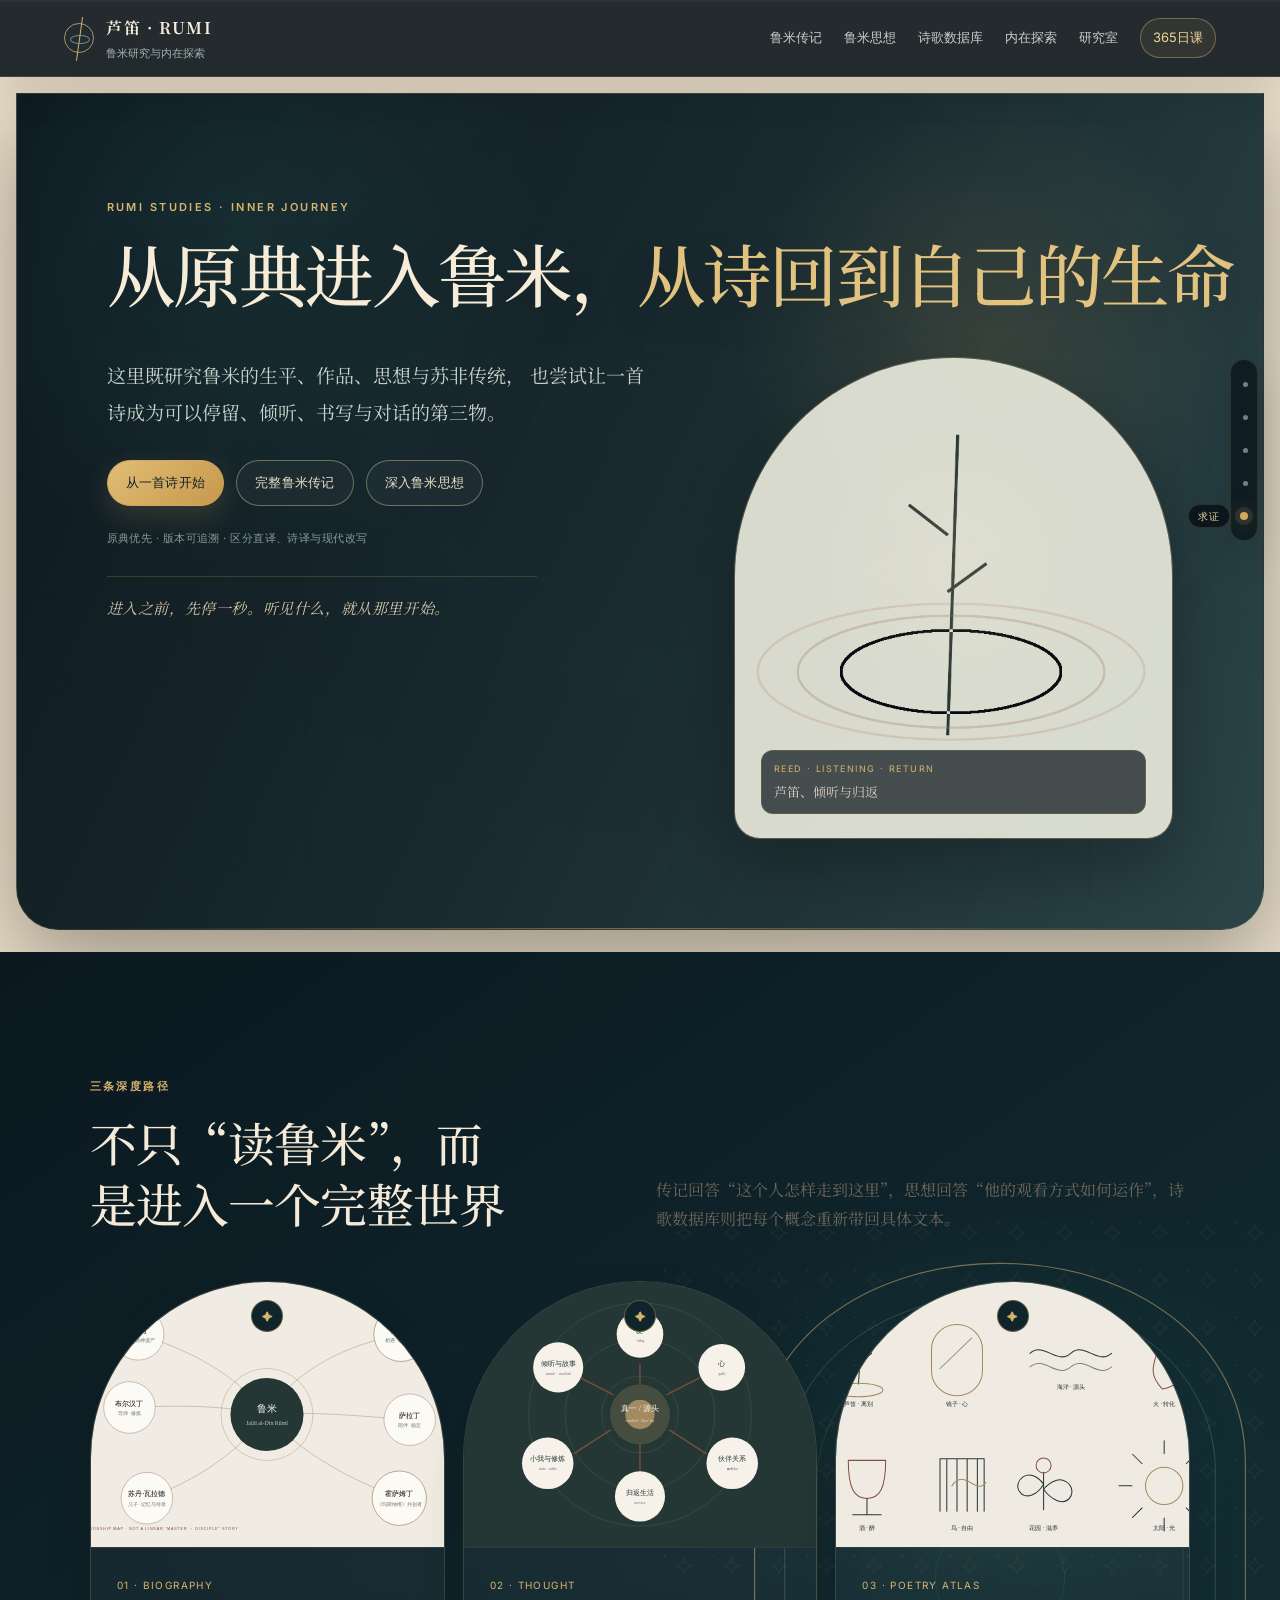
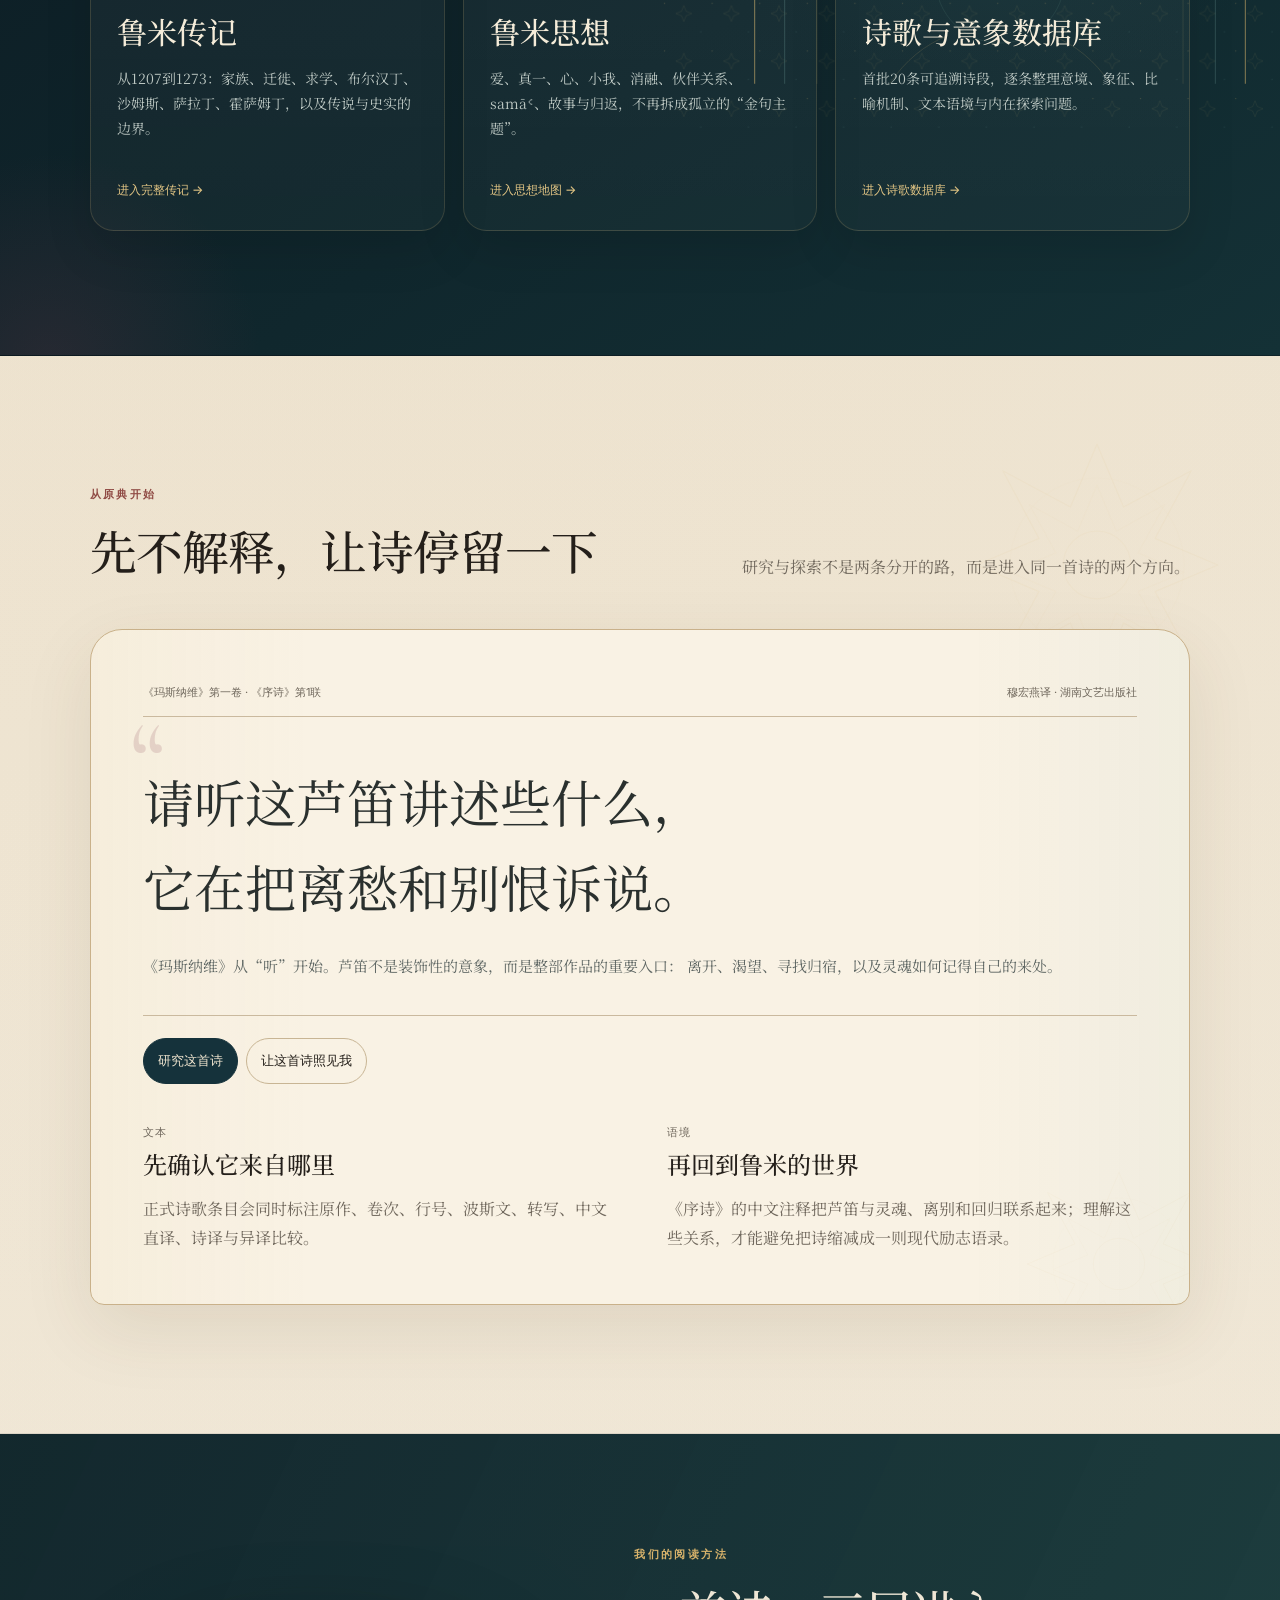
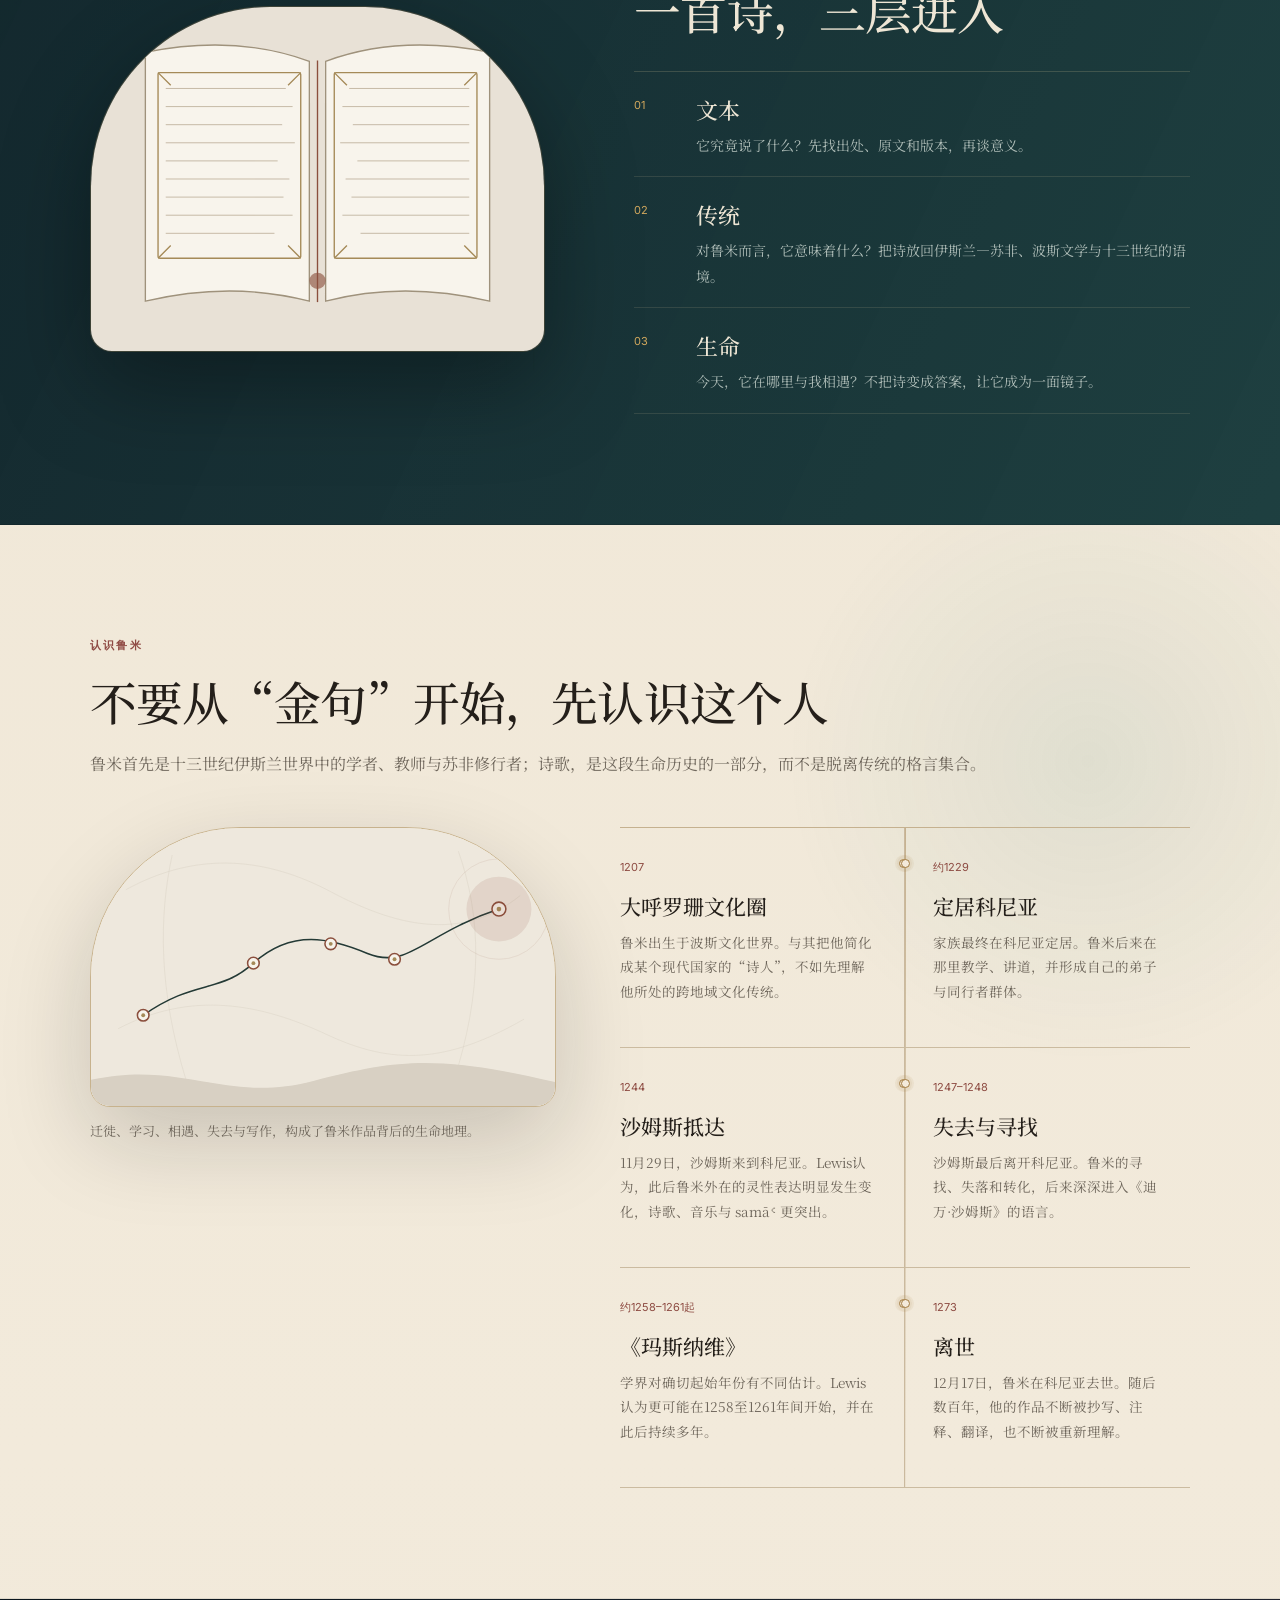
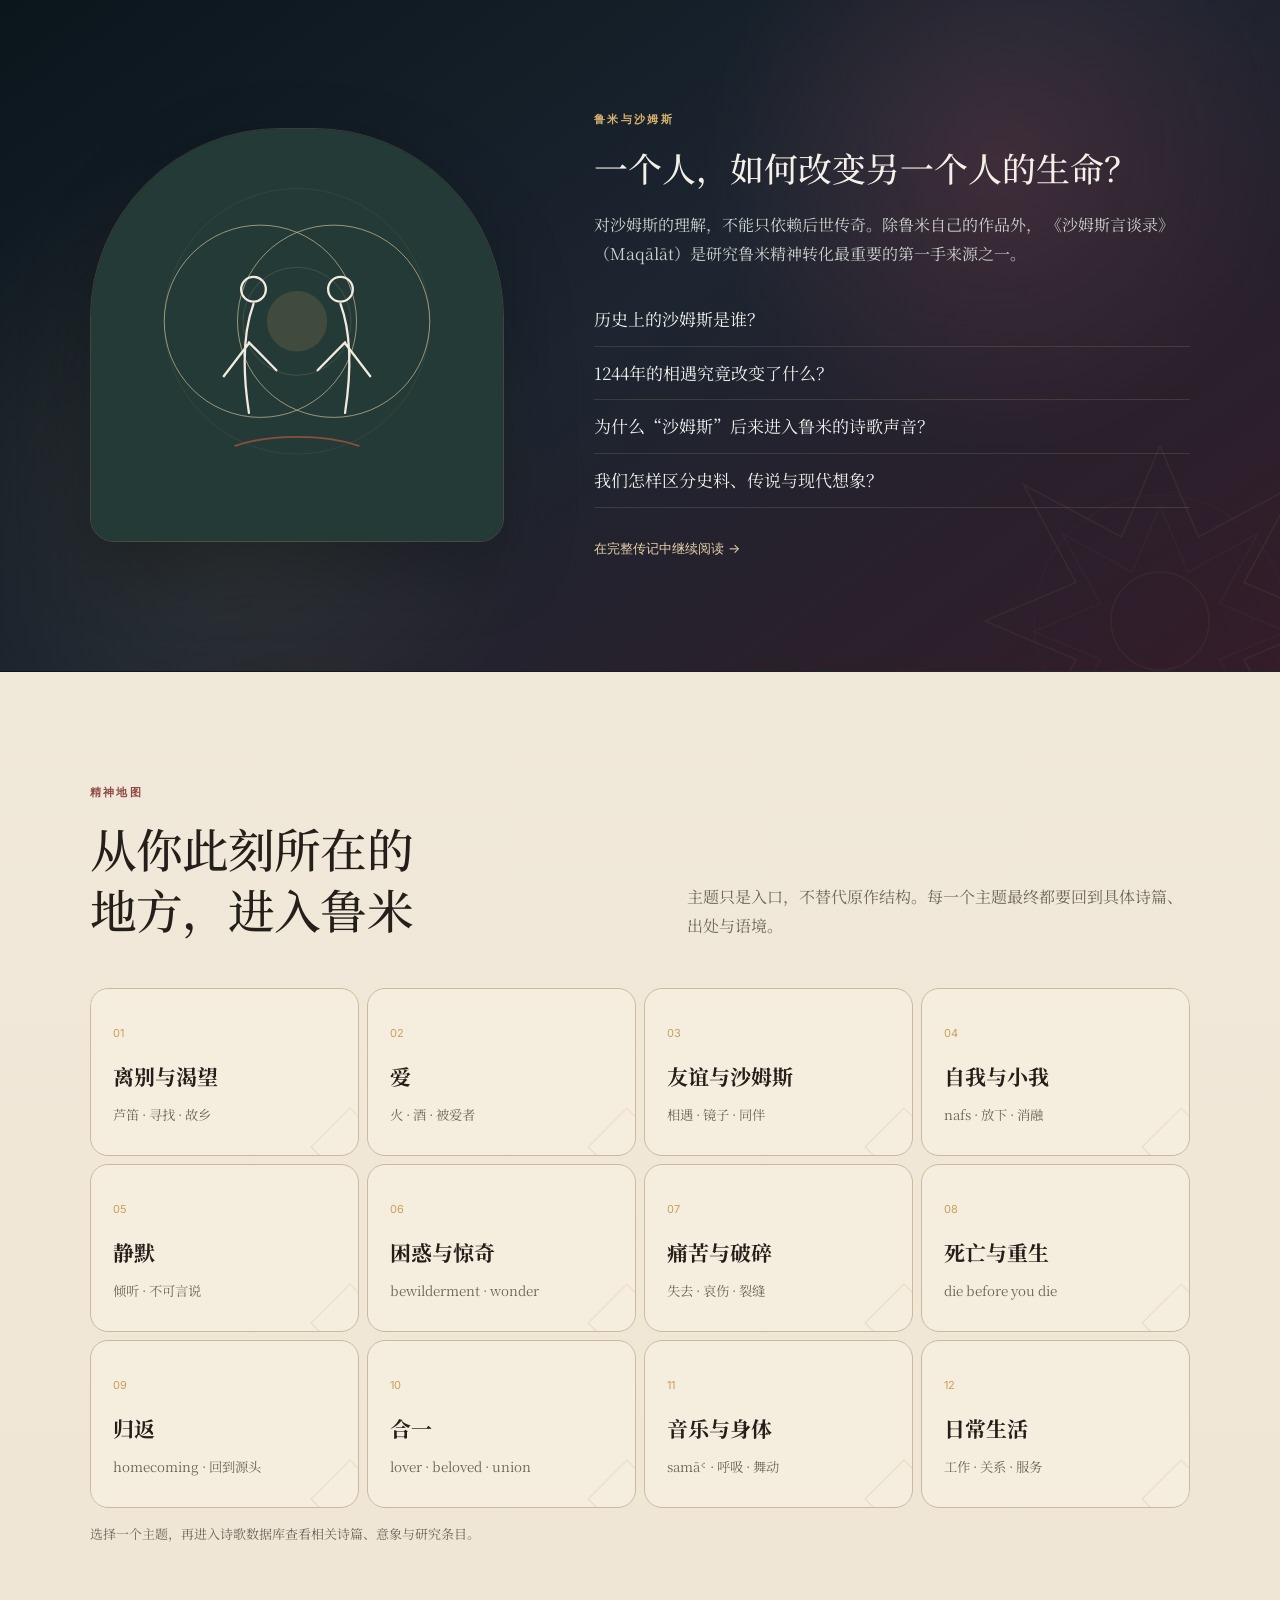
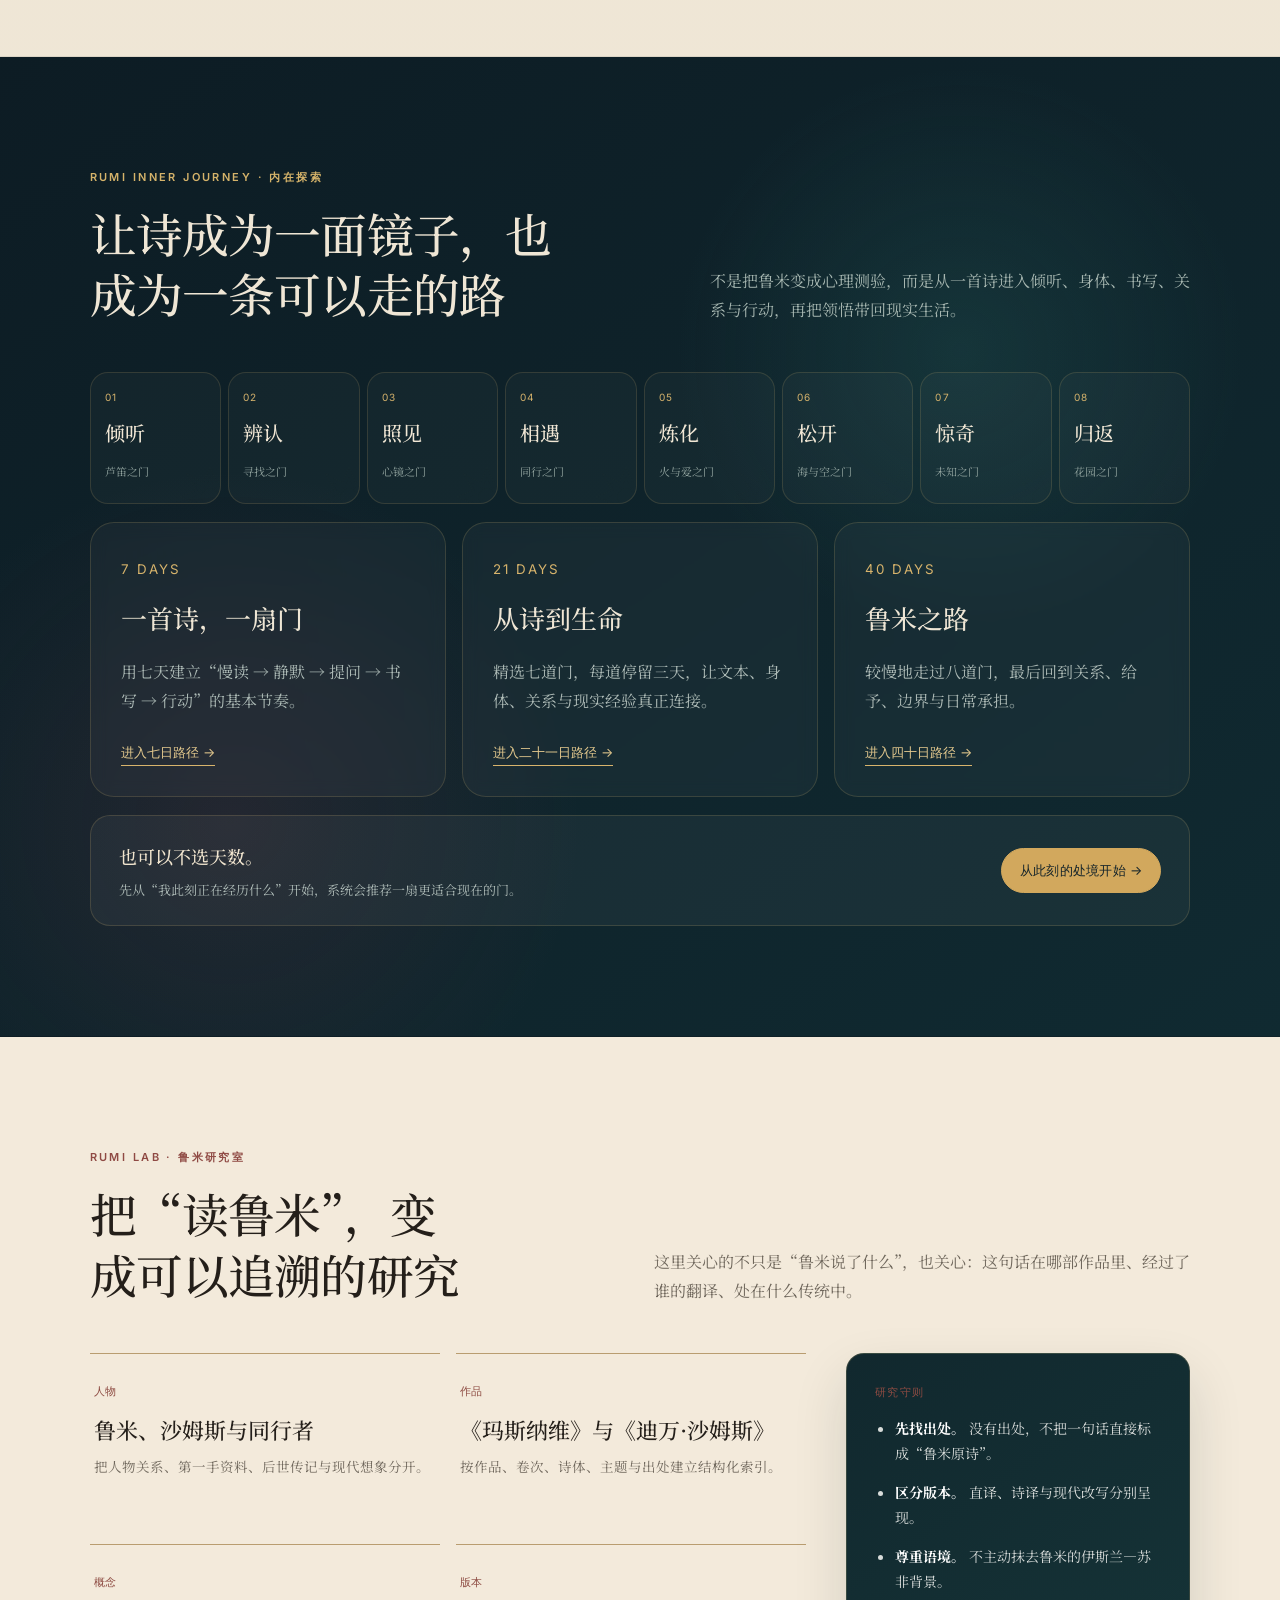
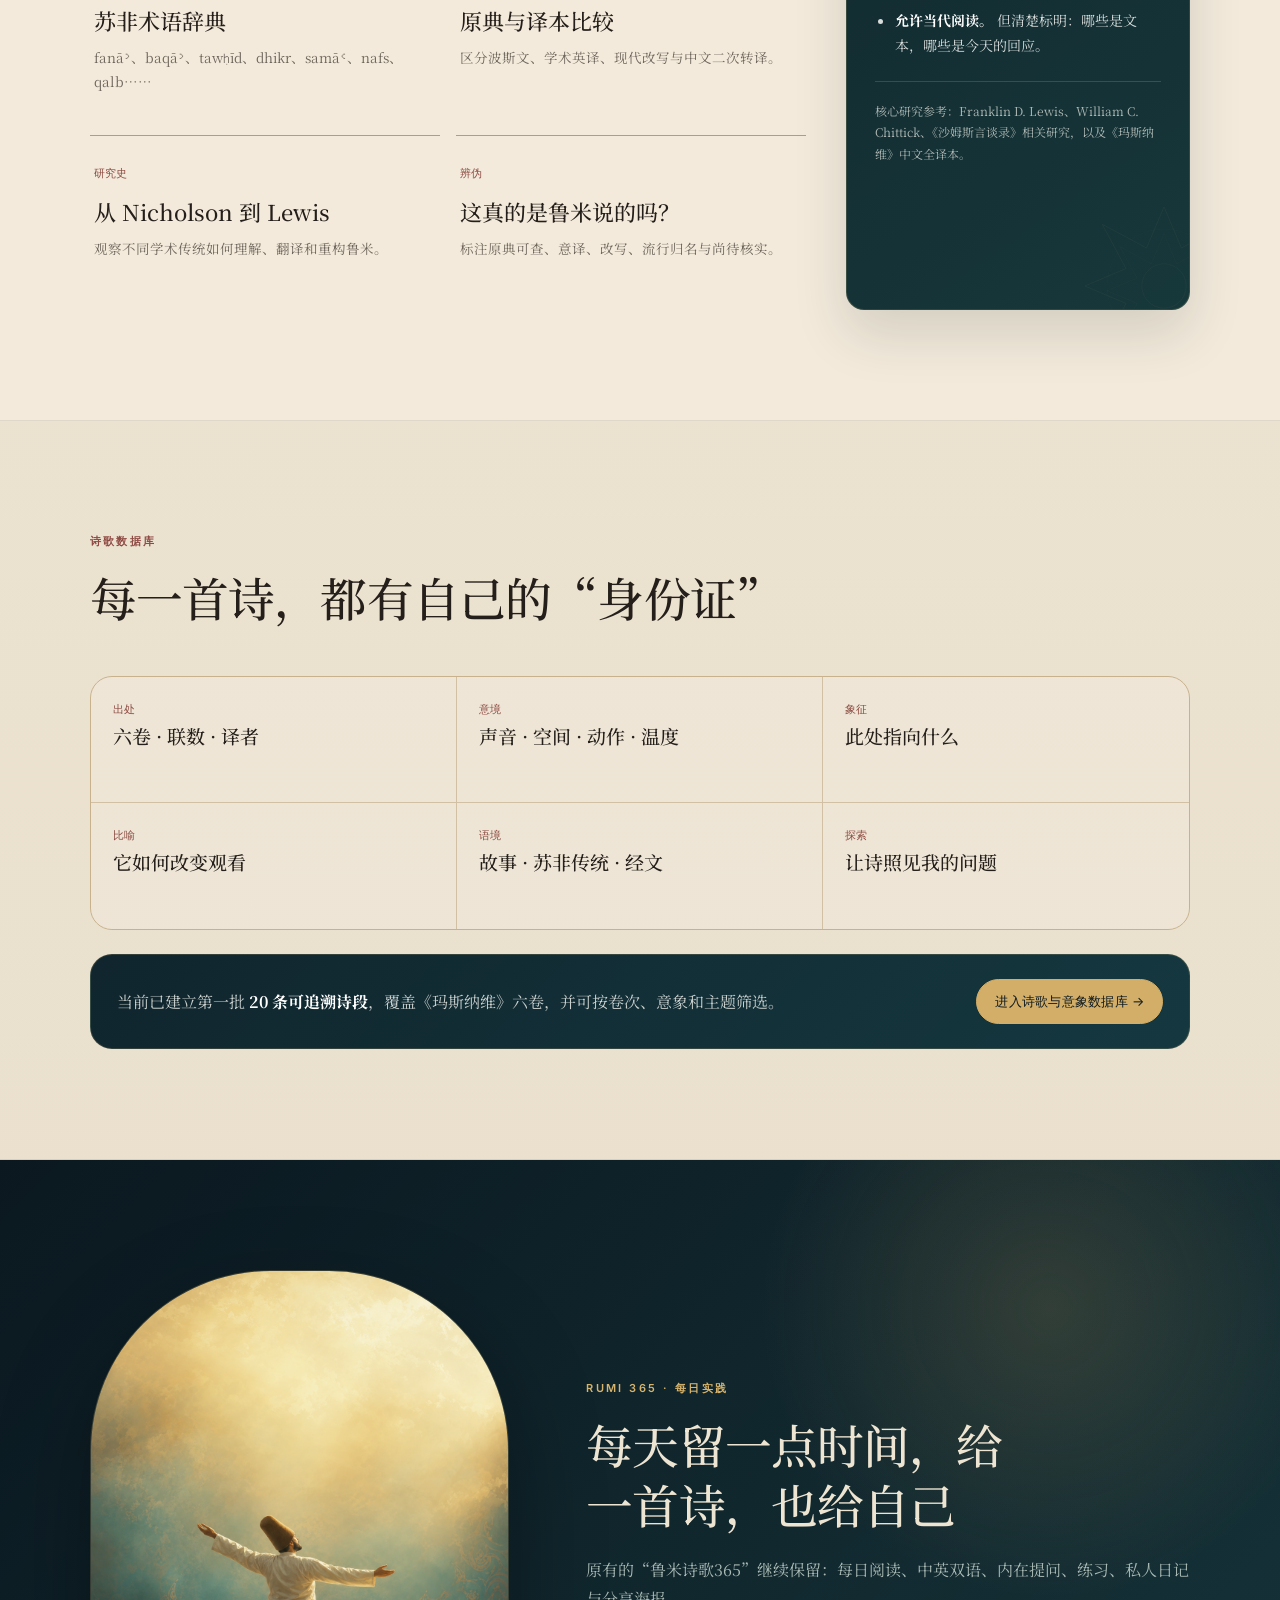
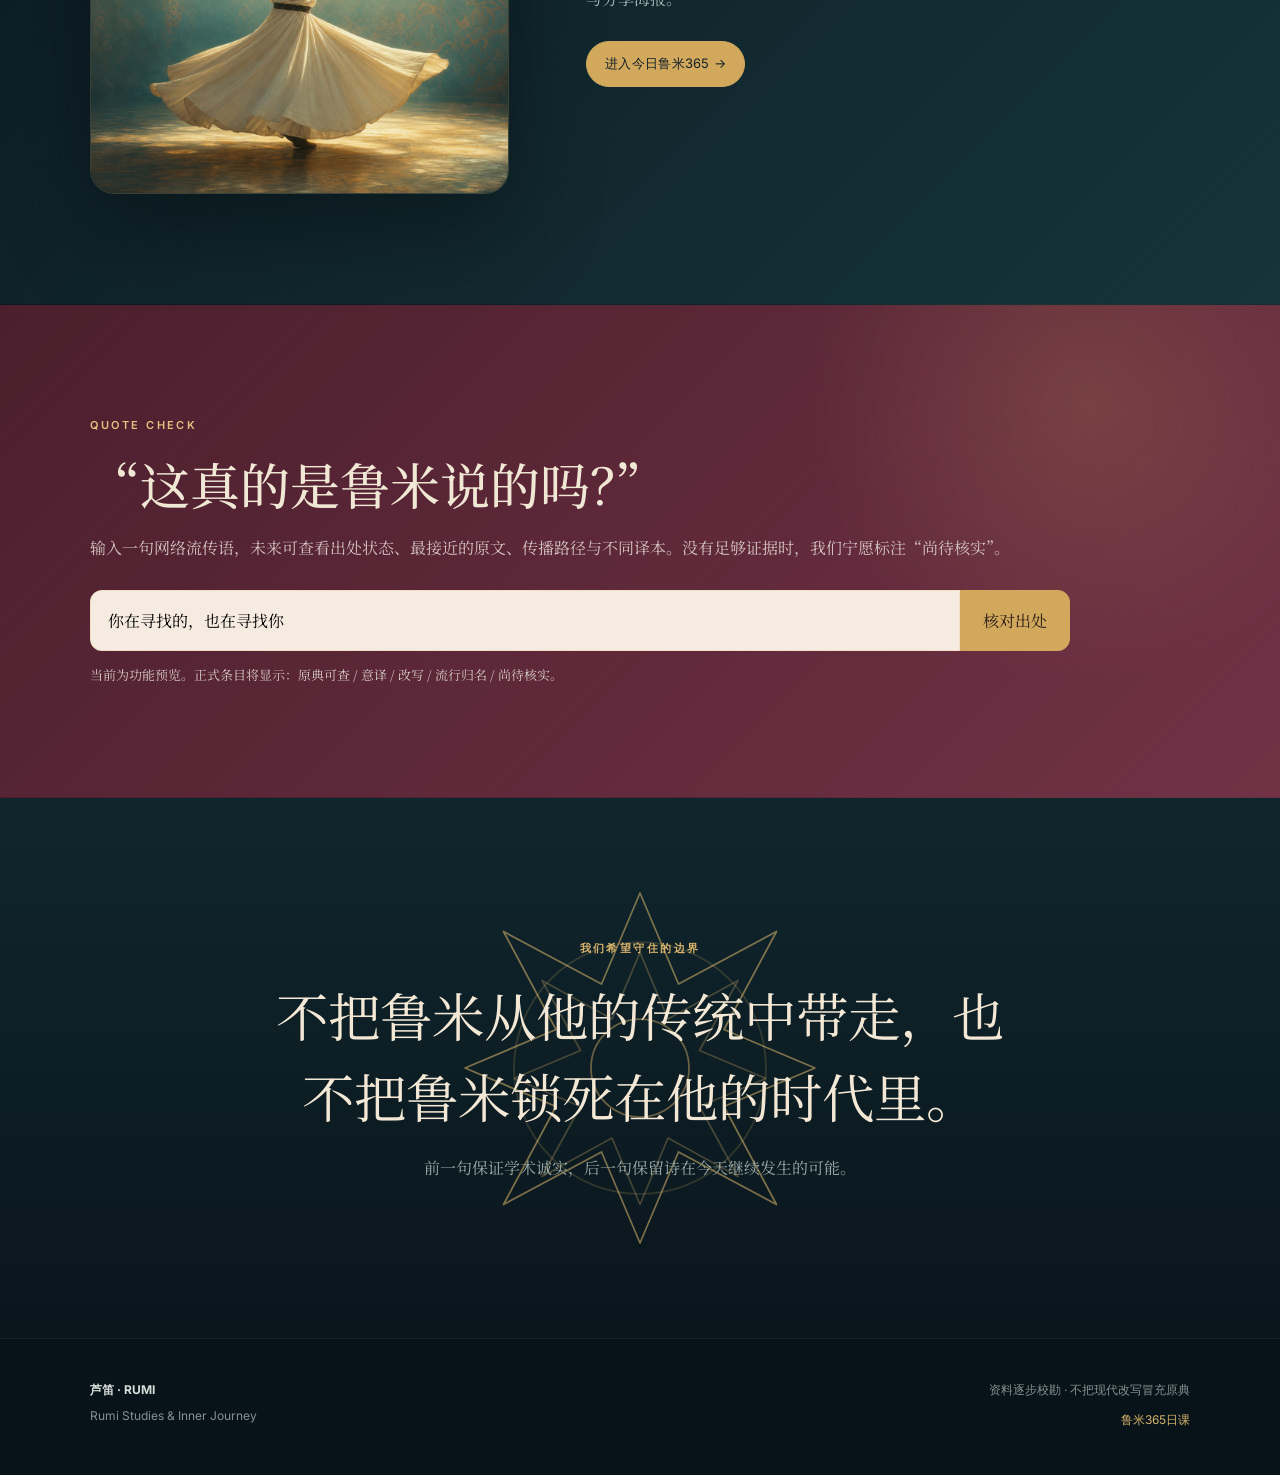
<file: index.html>
<!doctype html>
<html lang="zh-CN">
<head>
  <meta charset="utf-8" />
  <meta name="viewport" content="width=device-width, initial-scale=1" />
  <meta name="description" content="芦笛 RUMI：鲁米研究与内在探索。尊重原典与历史语境，也让诗重新进入今天的生命经验。" />
  <title>芦笛 · RUMI｜鲁米研究与内在探索</title>
  <link rel="icon" href="./assets/favicon.svg" type="image/svg+xml" />
  <link rel="preconnect" href="https://fonts.googleapis.com">
  <link rel="preconnect" href="https://fonts.gstatic.com" crossorigin>
  <link href="https://fonts.googleapis.com/css2?family=Cormorant+Garamond:ital,wght@0,500;0,600;1,500&family=Noto+Serif+SC:wght@400;500;600&family=Inter:wght@400;500;600&display=swap" rel="stylesheet">
  <link rel="stylesheet" href="./styles.css?v=20261004-v4" />
</head>
<body class="mystic-home">
  <div class="scroll-thread" aria-hidden="true"><span></span></div>
  <header class="site-header">
    <a class="brand" href="#top" aria-label="返回首页">
      <span class="brand-mark" aria-hidden="true"></span>
      <span>
        <strong>芦笛 · RUMI</strong>
        <small>鲁米研究与内在探索</small>
      </span>
    </a>
    <nav class="main-nav" aria-label="主导航">
      <a href="./biography/">鲁米传记</a>
      <a href="./thought/">鲁米思想</a>
      <a href="./poetry/">诗歌数据库</a>
      <a href="./journey/">内在探索</a>
      <a href="#lab">研究室</a>
      <a class="nav-accent" href="./daily/">365日课</a>
    </nav>
    <button class="nav-toggle" aria-expanded="false" aria-label="打开导航">☰</button>
  </header>

  <aside class="journey-rail" aria-label="页面旅程">
    <a href="#top" data-journey-section="top"><i></i><span>门槛</span></a>
    <a href="#poem-room" data-journey-section="poem-room"><i></i><span>倾听</span></a>
    <a href="#shams" data-journey-section="shams"><i></i><span>相遇</span></a>
    <a href="#journey" data-journey-section="journey"><i></i><span>向内</span></a>
    <a href="#lab" data-journey-section="lab"><i></i><span>求证</span></a>
  </aside>

  <main id="top">
    <section class="hero">
      <div class="hero-title-wrap">
        <p class="eyebrow">RUMI STUDIES · INNER JOURNEY</p>
        <h1 class="display-title hero-title">
          <span>从原典进入鲁米，</span><span>从诗回到自己的生命</span>
        </h1>
      </div>

      <div class="hero-copy">
        <p class="hero-lead">
          这里既研究鲁米的生平、作品、思想与苏非传统，
          也尝试让一首诗成为可以停留、倾听、书写与对话的第三物。
        </p>
        <div class="hero-actions">
          <a class="btn primary" href="./poetry/">从一首诗开始</a>
          <a class="btn ghost" href="./biography/">完整鲁米传记</a>
          <a class="btn ghost" href="./thought/">深入鲁米思想</a>
        </div>
        <p class="hero-footnote">原典优先 · 版本可追溯 · 区分直译、诗译与现代改写</p>
        <p class="hero-whisper">进入之前，先停一秒。听见什么，就从那里开始。</p>
      </div>

      <figure class="hero-visual">
        <img src="./assets/reed-ripple.gif" alt="" width="720" height="720" />
        <figcaption>
          <span>REED · LISTENING · RETURN</span>
          芦笛、倾听与归返
        </figcaption>
      </figure>
    </section>

    <section class="section v2-portals" aria-labelledby="v2-portals-title">
      <div class="section-heading split">
        <div>
          <p class="eyebrow">三条深度路径</p>
          <h2 class="display-title" id="v2-portals-title"><span>不只“读鲁米”，</span><span>而是进入一个完整世界</span></h2>
        </div>
        <p class="muted">传记回答“这个人怎样走到这里”，思想回答“他的观看方式如何运作”，诗歌数据库则把每个概念重新带回具体文本。</p>
      </div>

      <div class="portal-grid">
        <a class="portal-card portal-biography" href="./biography/">
          <figure><img src="./assets/companions-map.svg" alt="鲁米与生命中关键同行者的关系图" loading="lazy" /></figure>
          <div><span>01 · BIOGRAPHY</span><h3>鲁米传记</h3><p>从1207到1273：家族、迁徙、求学、布尔汉丁、沙姆斯、萨拉丁、霍萨姆丁，以及传说与史实的边界。</p><strong>进入完整传记 →</strong></div>
        </a>
        <a class="portal-card portal-thought" href="./thought/">
          <figure><img src="./assets/thought-map.svg" alt="鲁米思想关系地图" loading="lazy" /></figure>
          <div><span>02 · THOUGHT</span><h3>鲁米思想</h3><p>爱、真一、心、小我、消融、伙伴关系、samāʿ、故事与归返，不再拆成孤立的“金句主题”。</p><strong>进入思想地图 →</strong></div>
        </a>
        <a class="portal-card portal-poetry" href="./poetry/">
          <figure><img src="./assets/metaphor-atlas.svg" alt="鲁米诗歌核心意象图谱" loading="lazy" /></figure>
          <div><span>03 · POETRY ATLAS</span><h3>诗歌与意象数据库</h3><p>首批20条可追溯诗段，逐条整理意境、象征、比喻机制、文本语境与内在探索问题。</p><strong>进入诗歌数据库 →</strong></div>
        </a>
      </div>
    </section>

    <section class="section today" id="poem-room">
      <div class="section-heading split">
        <div>
          <p class="eyebrow">从原典开始</p>
          <h2 class="display-title"><span>先不解释，</span><span>让诗停留一下</span></h2>
        </div>
        <p class="muted">研究与探索不是两条分开的路，而是进入同一首诗的两个方向。</p>
      </div>

      <article class="poem-card">
        <div class="poem-meta">
          <span>《玛斯纳维》第一卷 · 《序诗》第1联</span>
          <span>穆宏燕译 · 湖南文艺出版社</span>
        </div>
        <blockquote>
          请听这芦笛讲述些什么，<br>
          它在把离愁和别恨诉说。
        </blockquote>
        <p class="poem-context">
          《玛斯纳维》从“听”开始。芦笛不是装饰性的意象，而是整部作品的重要入口：
          离开、渴望、寻找归宿，以及灵魂如何记得自己的来处。
        </p>

        <div class="dual-entry">
          <button class="tab-btn active" data-tab="research">研究这首诗</button>
          <button class="tab-btn" data-tab="practice">让这首诗照见我</button>
        </div>

        <div class="tab-panel active" id="research">
          <div class="grid two">
            <div>
              <p class="label">文本</p>
              <h3>先确认它来自哪里</h3>
              <p>正式诗歌条目会同时标注原作、卷次、行号、波斯文、转写、中文直译、诗译与异译比较。</p>
            </div>
            <div>
              <p class="label">语境</p>
              <h3>再回到鲁米的世界</h3>
              <p>《序诗》的中文注释把芦笛与灵魂、离别和回归联系起来；理解这些关系，才能避免把诗缩减成一则现代励志语录。</p>
            </div>
          </div>
        </div>

        <div class="tab-panel" id="practice">
          <div class="practice-steps">
            <div><span>01</span><strong>读</strong><p>慢慢读一遍，不急着找结论。</p></div>
            <div><span>02</span><strong>停</strong><p>安静三十秒，让句子停在身体里。</p></div>
            <div><span>03</span><strong>照</strong><p>哪个词、哪个意象让你停了一下？</p></div>
            <div><span>04</span><strong>问</strong><p>“离愁”与“归宿”正在照见什么经验？</p></div>
            <div><span>05</span><strong>听</strong><p>写五分钟，或让另一个人只是听你说。</p></div>
            <div><span>06</span><strong>活</strong><p>今天，有什么值得继续留意，而不急于回答？</p></div>
          </div>
        </div>
      </article>
    </section>

    <section class="section method-section" id="method">
      <div class="method-visual">
        <img src="./assets/manuscript-study.svg" alt="展开书页与手稿边框的抽象图，象征原典、版本和注释研究" loading="lazy" />
      </div>
      <div class="method-copy">
        <p class="eyebrow">我们的阅读方法</p>
        <h2 class="display-title"><span>一首诗，</span><span>三层进入</span></h2>
        <div class="method-list">
          <article>
            <span>01</span>
            <div><h3>文本</h3><p>它究竟说了什么？先找出处、原文和版本，再谈意义。</p></div>
          </article>
          <article>
            <span>02</span>
            <div><h3>传统</h3><p>对鲁米而言，它意味着什么？把诗放回伊斯兰—苏非、波斯文学与十三世纪的语境。</p></div>
          </article>
          <article>
            <span>03</span>
            <div><h3>生命</h3><p>今天，它在哪里与我相遇？不把诗变成答案，让它成为一面镜子。</p></div>
          </article>
        </div>
      </div>
    </section>

    <section class="section meet-section" id="meet">
      <div class="section-heading">
        <p class="eyebrow">认识鲁米</p>
        <h2 class="display-title"><span>不要从“金句”开始，</span><span>先认识这个人</span></h2>
        <p>鲁米首先是十三世纪伊斯兰世界中的学者、教师与苏非修行者；诗歌，是这段生命历史的一部分，而不是脱离传统的格言集合。</p>
      </div>

      <div class="meet-layout">
        <figure class="route-figure">
          <img src="./assets/rumi-route.svg" alt="鲁米从大呼罗珊文化圈走向科尼亚的抽象迁徙路线图" loading="lazy" />
          <figcaption>迁徙、学习、相遇、失去与写作，构成了鲁米作品背后的生命地理。</figcaption>
        </figure>

        <div class="timeline">
          <article><span>1207</span><h3>大呼罗珊文化圈</h3><p>鲁米出生于波斯文化世界。与其把他简化成某个现代国家的“诗人”，不如先理解他所处的跨地域文化传统。</p></article>
          <article><span>约1229</span><h3>定居科尼亚</h3><p>家族最终在科尼亚定居。鲁米后来在那里教学、讲道，并形成自己的弟子与同行者群体。</p></article>
          <article><span>1244</span><h3>沙姆斯抵达</h3><p>11月29日，沙姆斯来到科尼亚。Lewis认为，此后鲁米外在的灵性表达明显发生变化，诗歌、音乐与 samāʿ 更突出。</p></article>
          <article><span>1247–1248</span><h3>失去与寻找</h3><p>沙姆斯最后离开科尼亚。鲁米的寻找、失落和转化，后来深深进入《迪万·沙姆斯》的语言。</p></article>
          <article><span>约1258–1261起</span><h3>《玛斯纳维》</h3><p>学界对确切起始年份有不同估计。Lewis认为更可能在1258至1261年间开始，并在此后持续多年。</p></article>
          <article><span>1273</span><h3>离世</h3><p>12月17日，鲁米在科尼亚去世。随后数百年，他的作品不断被抄写、注释、翻译，也不断被重新理解。</p></article>
        </div>
      </div>
    </section>

    <section class="section shams-section" id="shams">
      <figure class="shams-art">
        <img src="./assets/shams-encounter.svg" alt="两个光域相遇的抽象图，象征鲁米与沙姆斯的相遇、映照与转化" loading="lazy" />
      </figure>
      <div class="shams-copy">
        <p class="eyebrow">鲁米与沙姆斯</p>
        <h2 class="display-title light-title"><span>一个人，</span><span>如何改变另一个人的生命？</span></h2>
        <p>
          对沙姆斯的理解，不能只依赖后世传奇。除鲁米自己的作品外，
          《沙姆斯言谈录》（Maqālāt）是研究鲁米精神转化最重要的第一手来源之一。
        </p>
        <div class="shams-questions">
          <p>历史上的沙姆斯是谁？</p>
          <p>1244年的相遇究竟改变了什么？</p>
          <p>为什么“沙姆斯”后来进入鲁米的诗歌声音？</p>
          <p>我们怎样区分史料、传说与现代想象？</p>
        </div>
        <a class="text-link" href="./biography/">在完整传记中继续阅读 →</a>
      </div>
    </section>

    <section class="section" id="themes">
      <div class="section-heading split">
        <div>
          <p class="eyebrow">精神地图</p>
          <h2 class="display-title"><span>从你此刻所在的地方，</span><span>进入鲁米</span></h2>
        </div>
        <p class="muted">主题只是入口，不替代原作结构。每一个主题最终都要回到具体诗篇、出处与语境。</p>
      </div>

      <div class="theme-grid">
        <button data-theme="离别与渴望"><span>01</span><strong>离别与渴望</strong><small>芦笛 · 寻找 · 故乡</small></button>
        <button data-theme="爱"><span>02</span><strong>爱</strong><small>火 · 酒 · 被爱者</small></button>
        <button data-theme="友谊与沙姆斯"><span>03</span><strong>友谊与沙姆斯</strong><small>相遇 · 镜子 · 同伴</small></button>
        <button data-theme="自我与小我"><span>04</span><strong>自我与小我</strong><small>nafs · 放下 · 消融</small></button>
        <button data-theme="静默"><span>05</span><strong>静默</strong><small>倾听 · 不可言说</small></button>
        <button data-theme="困惑与惊奇"><span>06</span><strong>困惑与惊奇</strong><small>bewilderment · wonder</small></button>
        <button data-theme="痛苦与破碎"><span>07</span><strong>痛苦与破碎</strong><small>失去 · 哀伤 · 裂缝</small></button>
        <button data-theme="死亡与重生"><span>08</span><strong>死亡与重生</strong><small>die before you die</small></button>
        <button data-theme="归返"><span>09</span><strong>归返</strong><small>homecoming · 回到源头</small></button>
        <button data-theme="合一"><span>10</span><strong>合一</strong><small>lover · beloved · union</small></button>
        <button data-theme="音乐与身体"><span>11</span><strong>音乐与身体</strong><small>samāʿ · 呼吸 · 舞动</small></button>
        <button data-theme="日常生活"><span>12</span><strong>日常生活</strong><small>工作 · 关系 · 服务</small></button>
      </div>
      <div class="theme-result" aria-live="polite">选择一个主题，再进入诗歌数据库查看相关诗篇、意象与研究条目。</div>
    </section>

    <section class="section journey" id="journey">
      <div class="section-heading split">
        <div>
          <p class="eyebrow">RUMI INNER JOURNEY · 内在探索</p>
          <h2 class="display-title"><span>让诗成为一面镜子，</span><span>也成为一条可以走的路</span></h2>
        </div>
        <p class="muted">不是把鲁米变成心理测验，而是从一首诗进入倾听、身体、书写、关系与行动，再把领悟带回现实生活。</p>
      </div>

      <div class="journey-gates-preview" aria-label="八道内在探索之门">
        <a href="./journey/?gate=listen"><span>01</span><strong>倾听</strong><small>芦笛之门</small></a>
        <a href="./journey/?gate=discern"><span>02</span><strong>辨认</strong><small>寻找之门</small></a>
        <a href="./journey/?gate=mirror"><span>03</span><strong>照见</strong><small>心镜之门</small></a>
        <a href="./journey/?gate=companionship"><span>04</span><strong>相遇</strong><small>同行之门</small></a>
        <a href="./journey/?gate=fire"><span>05</span><strong>炼化</strong><small>火与爱之门</small></a>
        <a href="./journey/?gate=release"><span>06</span><strong>松开</strong><small>海与空之门</small></a>
        <a href="./journey/?gate=mystery"><span>07</span><strong>惊奇</strong><small>未知之门</small></a>
        <a href="./journey/?gate=return"><span>08</span><strong>归返</strong><small>花园之门</small></a>
      </div>

      <div class="journey-grid">
        <article>
          <small>7 DAYS</small>
          <h3>一首诗，一扇门</h3>
          <p>用七天建立“慢读 → 静默 → 提问 → 书写 → 行动”的基本节奏。</p>
          <a href="./journey/?path=7">进入七日路径 →</a>
        </article>
        <article>
          <small>21 DAYS</small>
          <h3>从诗到生命</h3>
          <p>精选七道门，每道停留三天，让文本、身体、关系与现实经验真正连接。</p>
          <a href="./journey/?path=21">进入二十一日路径 →</a>
        </article>
        <article>
          <small>40 DAYS</small>
          <h3>鲁米之路</h3>
          <p>较慢地走过八道门，最后回到关系、给予、边界与日常承担。</p>
          <a href="./journey/?path=40">进入四十日路径 →</a>
        </article>
      </div>

      <div class="journey-home-cta">
        <div>
          <strong>也可以不选天数。</strong>
          <p>先从“我此刻正在经历什么”开始，系统会推荐一扇更适合现在的门。</p>
        </div>
        <a class="btn primary" href="./journey/#checkin">从此刻的处境开始 →</a>
      </div>
    </section>

    <section class="section lab" id="lab">
      <div class="section-heading split">
        <div>
          <p class="eyebrow">RUMI LAB · 鲁米研究室</p>
          <h2 class="display-title"><span>把“读鲁米”，</span><span>变成可以追溯的研究</span></h2>
        </div>
        <p class="muted">这里关心的不只是“鲁米说了什么”，也关心：这句话在哪部作品里、经过了谁的翻译、处在什么传统中。</p>
      </div>

      <div class="lab-layout">
        <div class="lab-grid">
          <article><span>人物</span><h3>鲁米、沙姆斯与同行者</h3><p>把人物关系、第一手资料、后世传记与现代想象分开。</p></article>
          <article><span>作品</span><h3>《玛斯纳维》与《迪万·沙姆斯》</h3><p>按作品、卷次、诗体、主题与出处建立结构化索引。</p></article>
          <article><span>概念</span><h3>苏非术语辞典</h3><p>fanāʾ、baqāʾ、tawḥīd、dhikr、samāʿ、nafs、qalb……</p></article>
          <article><span>版本</span><h3>原典与译本比较</h3><p>区分波斯文、学术英译、现代改写与中文二次转译。</p></article>
          <article><span>研究史</span><h3>从 Nicholson 到 Lewis</h3><p>观察不同学术传统如何理解、翻译和重构鲁米。</p></article>
          <article><span>辨伪</span><h3>这真的是鲁米说的吗？</h3><p>标注原典可查、意译、改写、流行归名与尚待核实。</p></article>
        </div>

        <aside class="research-rules">
          <p class="label">研究守则</p>
          <ul>
            <li><strong>先找出处。</strong> 没有出处，不把一句话直接标成“鲁米原诗”。</li>
            <li><strong>区分版本。</strong> 直译、诗译与现代改写分别呈现。</li>
            <li><strong>尊重语境。</strong> 不主动抹去鲁米的伊斯兰—苏非背景。</li>
            <li><strong>允许当代阅读。</strong> 但清楚标明：哪些是文本，哪些是今天的回应。</li>
          </ul>
          <p class="source-note">核心研究参考：Franklin D. Lewis、William C. Chittick、《沙姆斯言谈录》相关研究，以及《玛斯纳维》中文全译本。</p>
        </aside>
      </div>
    </section>

    <section class="section provenance" id="poetry">
      <div class="section-heading">
        <p class="eyebrow">诗歌数据库</p>
        <h2 class="display-title"><span>每一首诗，</span><span>都有自己的“身份证”</span></h2>
      </div>
      <div class="data-card">
        <div><span>出处</span><strong>六卷 · 联数 · 译者</strong></div>
        <div><span>意境</span><strong>声音 · 空间 · 动作 · 温度</strong></div>
        <div><span>象征</span><strong>此处指向什么</strong></div>
        <div><span>比喻</span><strong>它如何改变观看</strong></div>
        <div><span>语境</span><strong>故事 · 苏非传统 · 经文</strong></div>
        <div><span>探索</span><strong>让诗照见我的问题</strong></div>
      </div>
      <div class="database-cta">
        <p>当前已建立第一批 <strong>20 条可追溯诗段</strong>，覆盖《玛斯纳维》六卷，并可按卷次、意象和主题筛选。</p>
        <a class="btn primary" href="./poetry/">进入诗歌与意象数据库 →</a>
      </div>
    </section>

    <section class="section daily-portal">
      <div class="daily-image">
        <img src="./assets/sufi-whirl-poster.png" alt="鲁米365日课视觉：旋转与光的诗意画面" loading="lazy" />
      </div>
      <div class="daily-copy">
        <p class="eyebrow">RUMI 365 · 每日实践</p>
        <h2 class="display-title"><span>每天留一点时间，</span><span>给一首诗，也给自己</span></h2>
        <p>原有的“鲁米诗歌365”继续保留：每日阅读、中英双语、内在提问、练习、私人日记与分享海报。</p>
        <a class="btn primary" href="./daily/">进入今日鲁米365 →</a>
      </div>
    </section>

    <section class="section quote-check">
      <div class="quote-check-inner">
        <p class="eyebrow">QUOTE CHECK</p>
        <h2 class="display-title"><span>“这真的是</span><span>鲁米说的吗？”</span></h2>
        <p>输入一句网络流传语，未来可查看出处状态、最接近的原文、传播路径与不同译本。没有足够证据时，我们宁愿标注“尚待核实”。</p>
        <div class="mock-search">
          <input value="你在寻找的，也在寻找你" aria-label="示例检索" />
          <button id="check-quote">核对出处</button>
        </div>
        <div id="quote-result" class="quote-result">
          当前为功能预览。正式条目将显示：原典可查 / 意译 / 改写 / 流行归名 / 尚待核实。
        </div>
      </div>
    </section>

    <section class="section principles">
      <p class="eyebrow">我们希望守住的边界</p>
      <blockquote class="display-title principle-title">
        <span>不把鲁米从他的传统中带走，</span><span>也不把鲁米锁死在他的时代里。</span>
      </blockquote>
      <p>前一句保证学术诚实，后一句保留诗在今天继续发生的可能。</p>
    </section>
  </main>

  <footer>
    <div>
      <strong>芦笛 · RUMI</strong>
      <p>Rumi Studies & Inner Journey</p>
    </div>
    <div class="footer-note">
      <p>资料逐步校勘 · 不把现代改写冒充原典</p>
      <a href="./daily/">鲁米365日课</a>
    </div>
  </footer>

  <script src="./app.js?v=20261004-v4"></script>
</body>
</html>
</file>
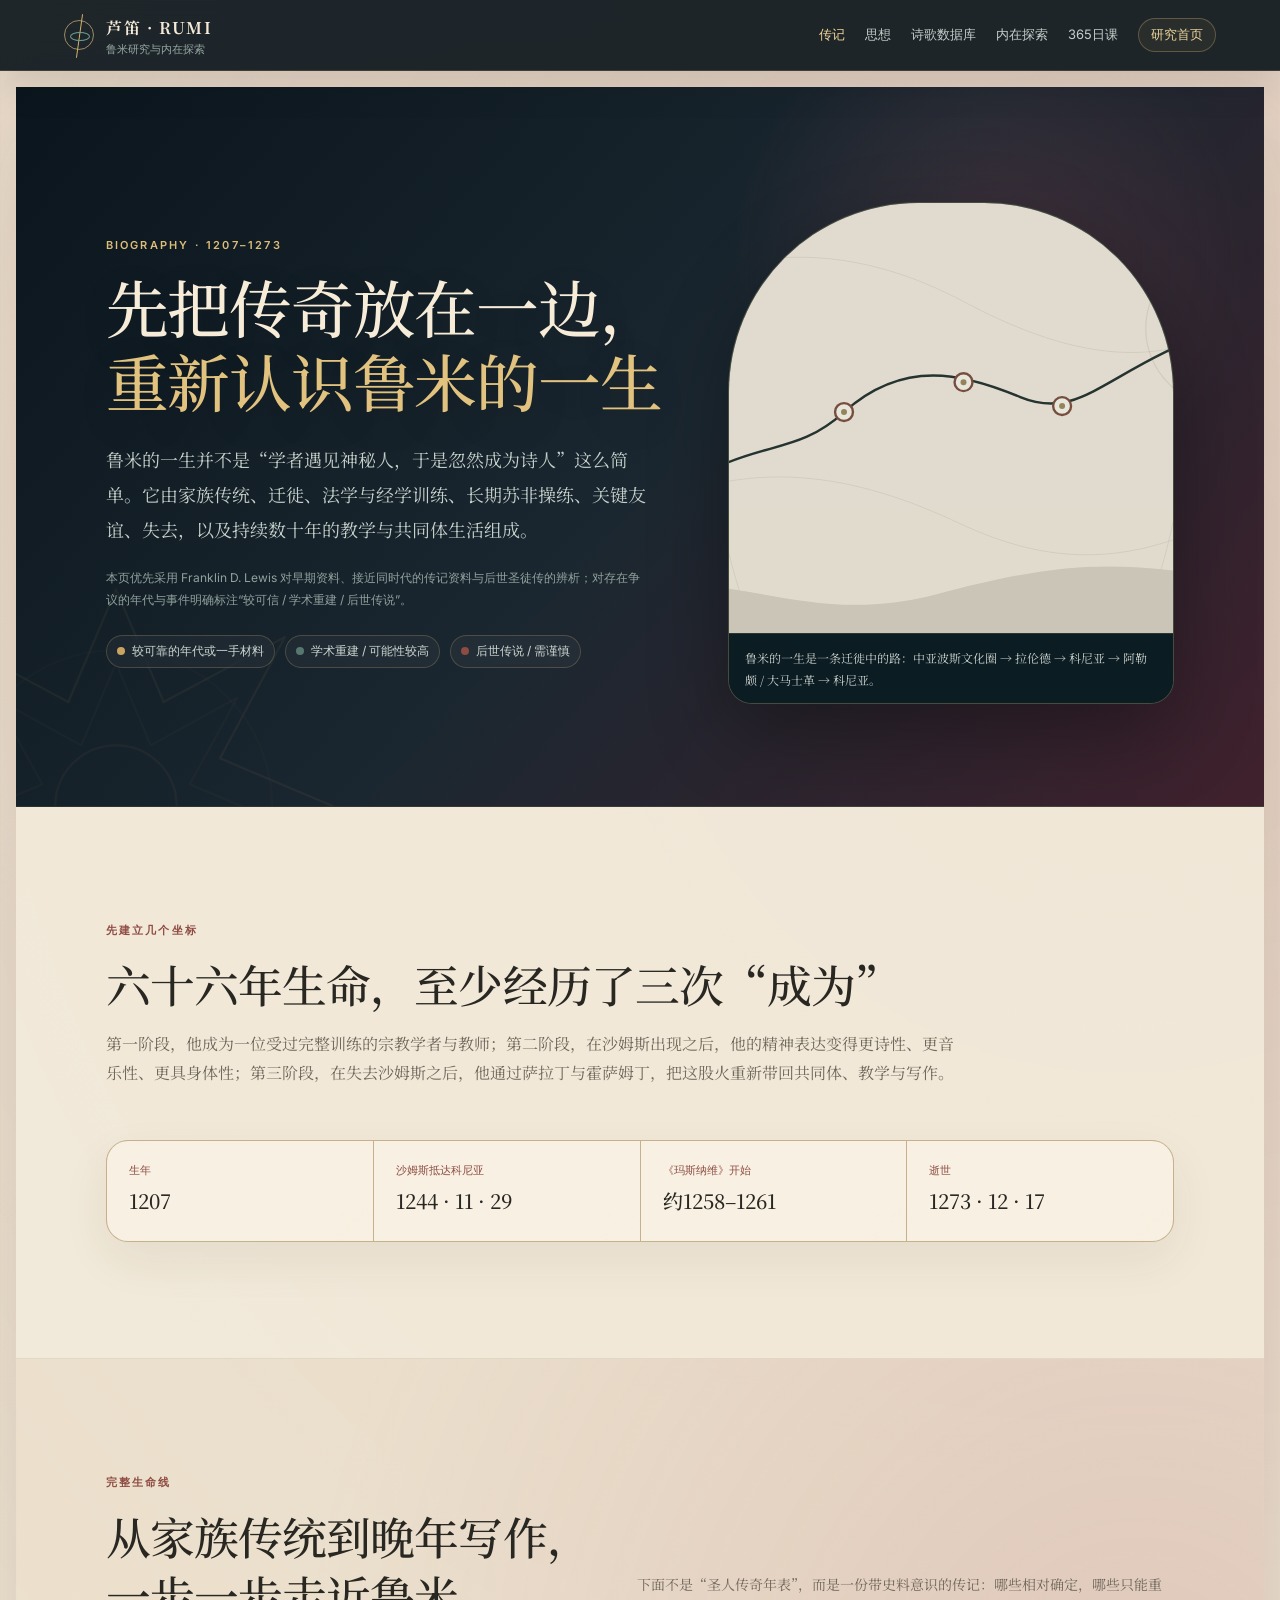
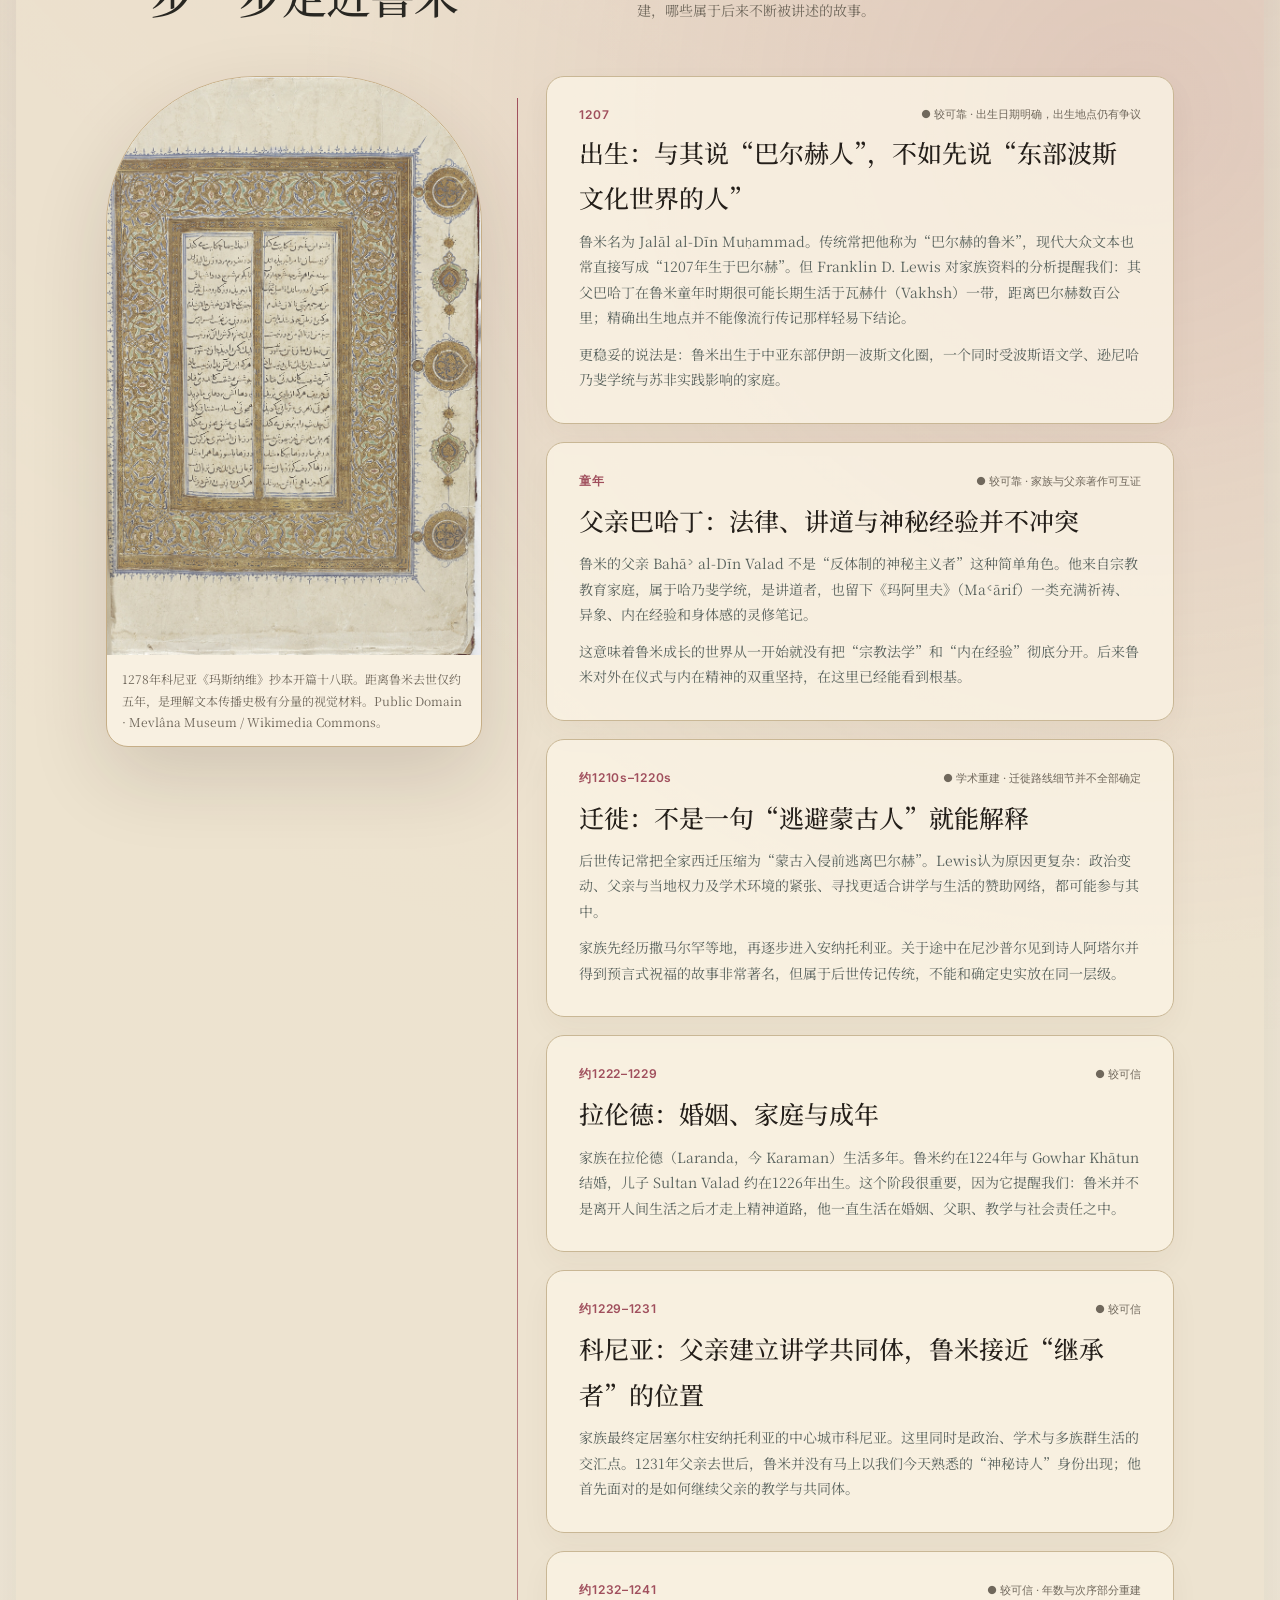
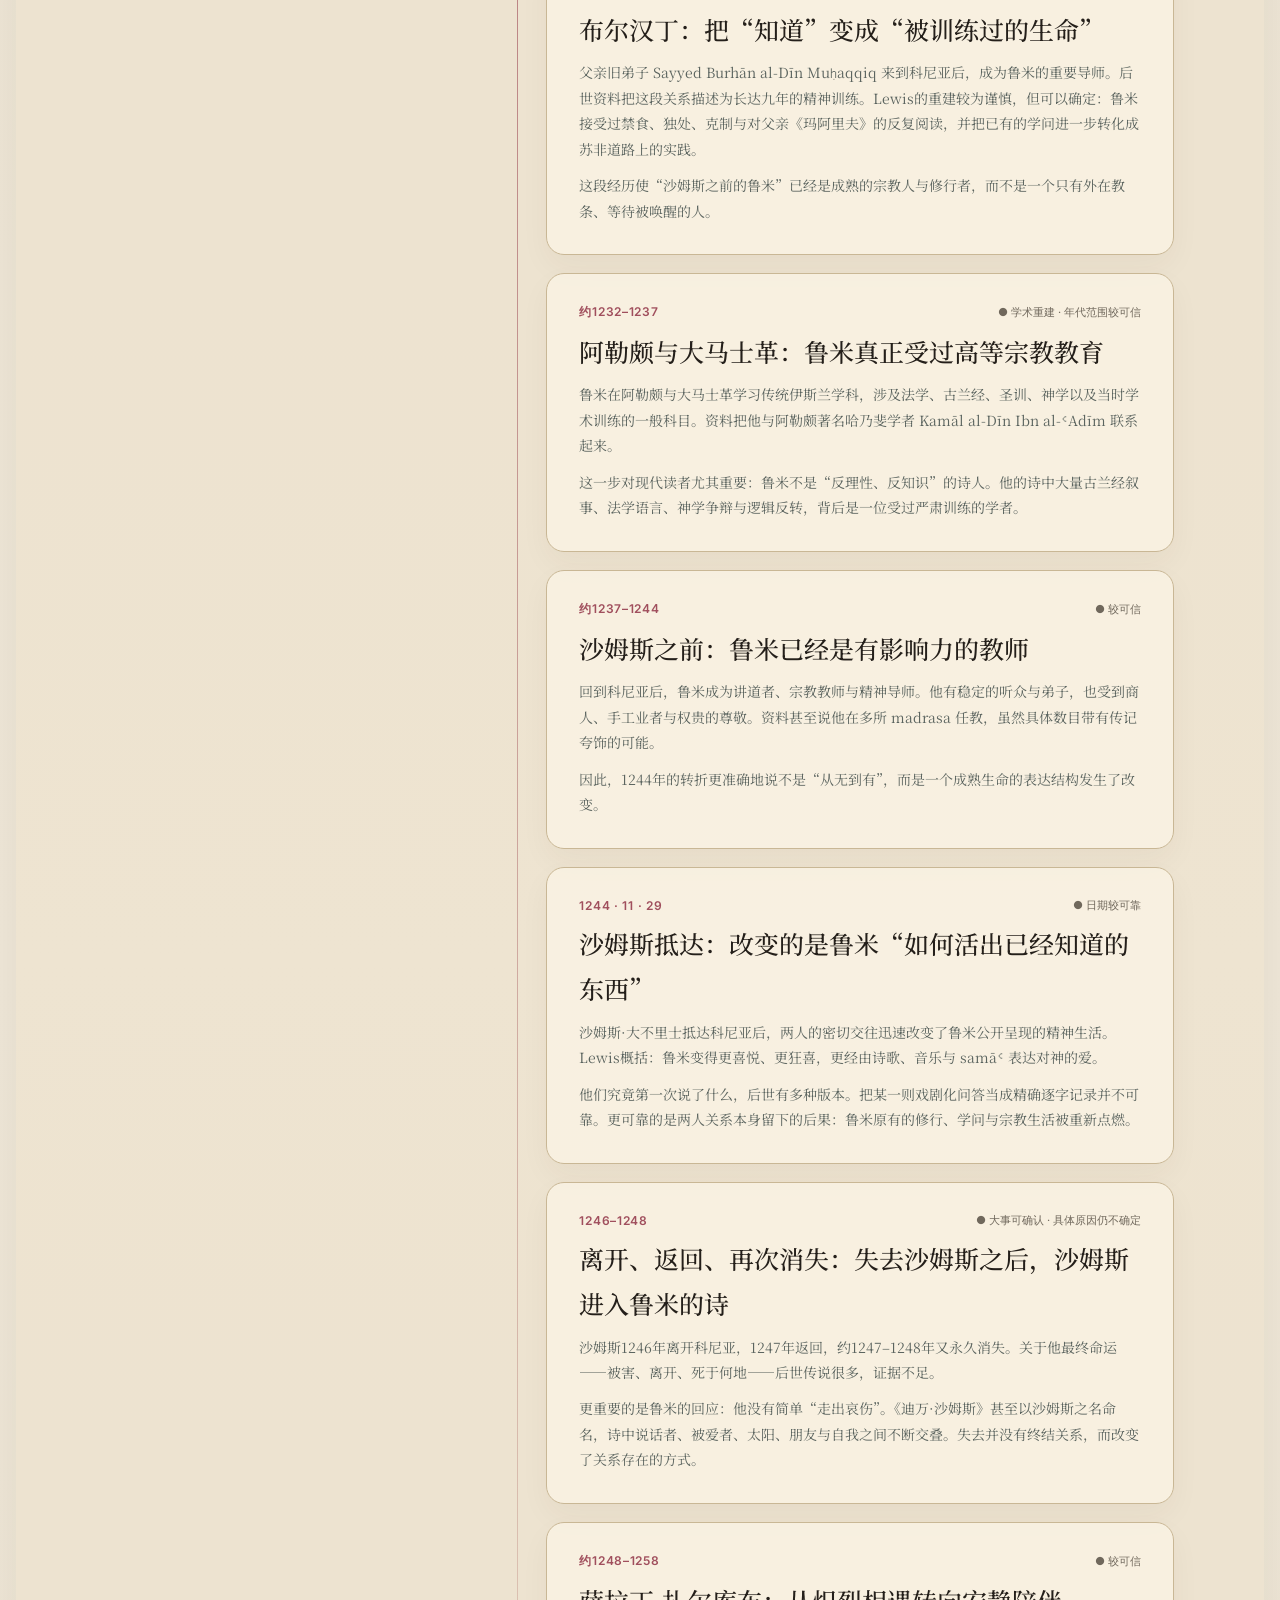
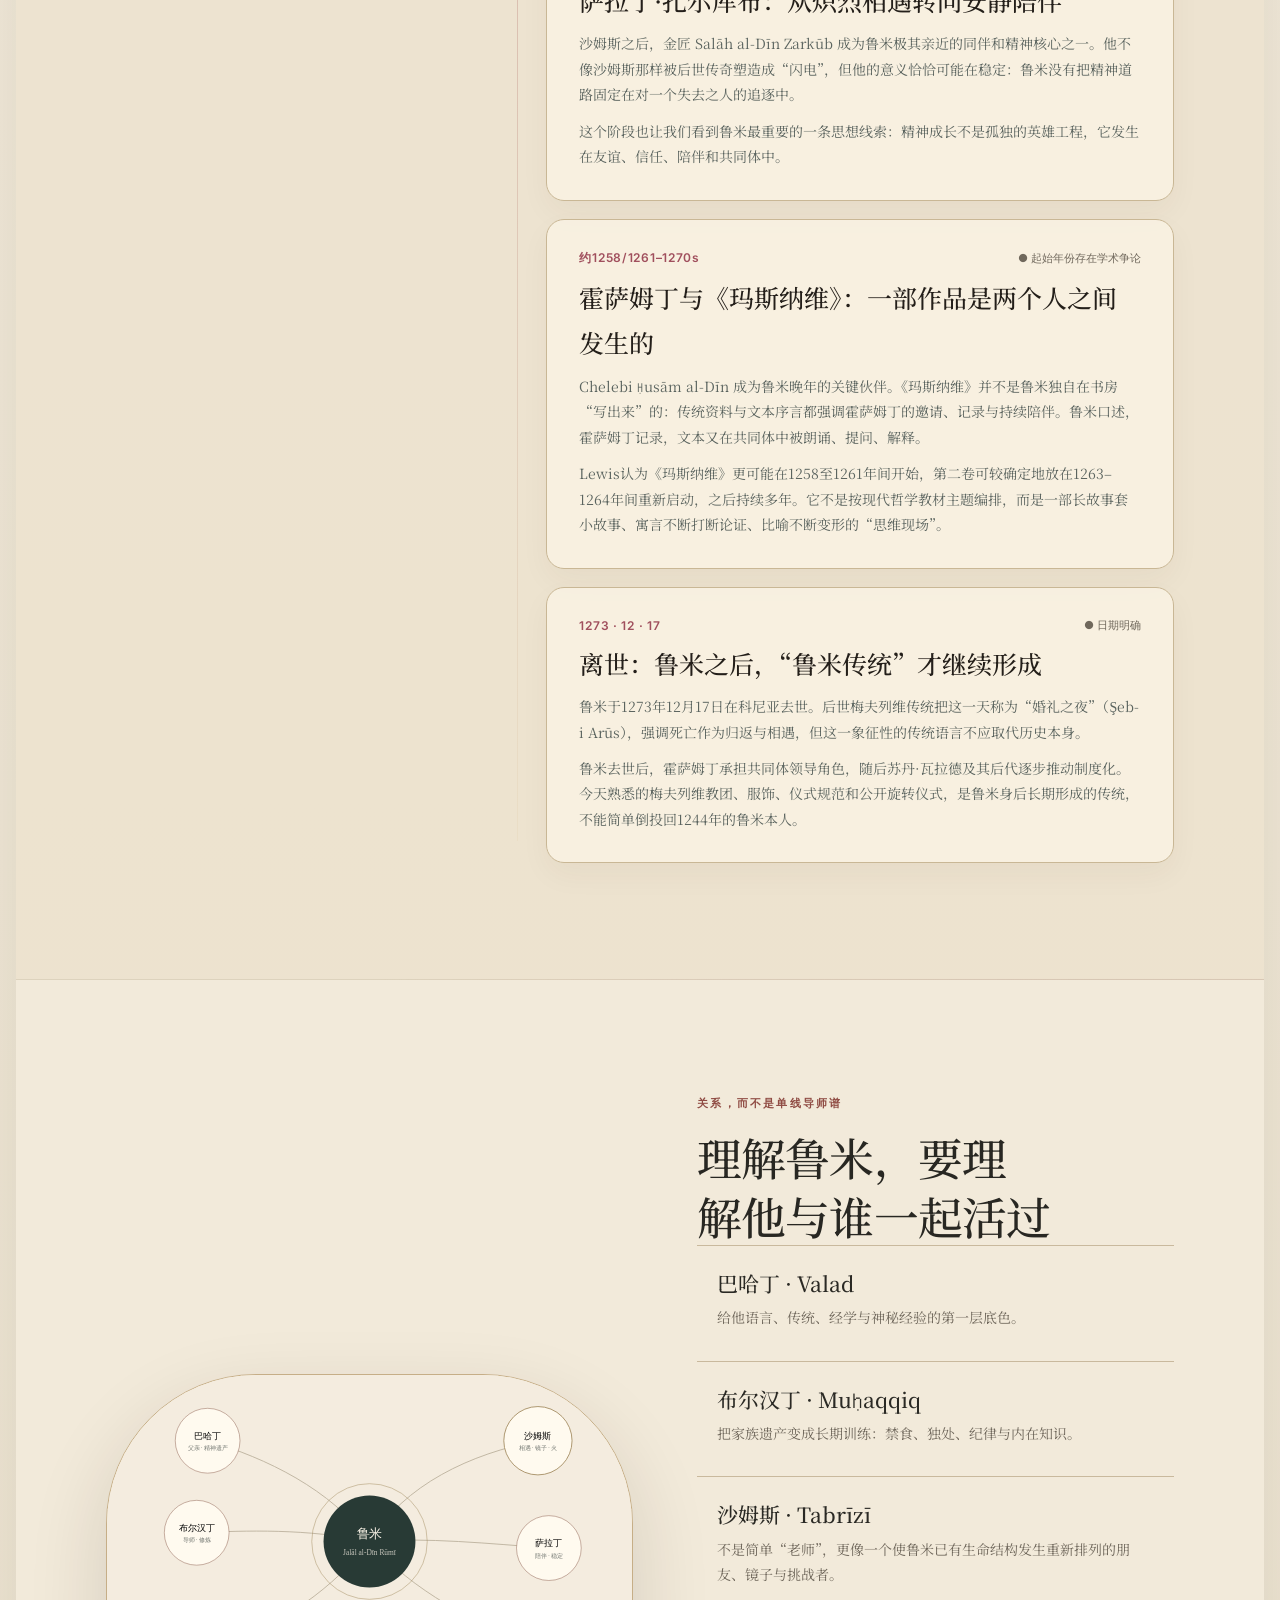
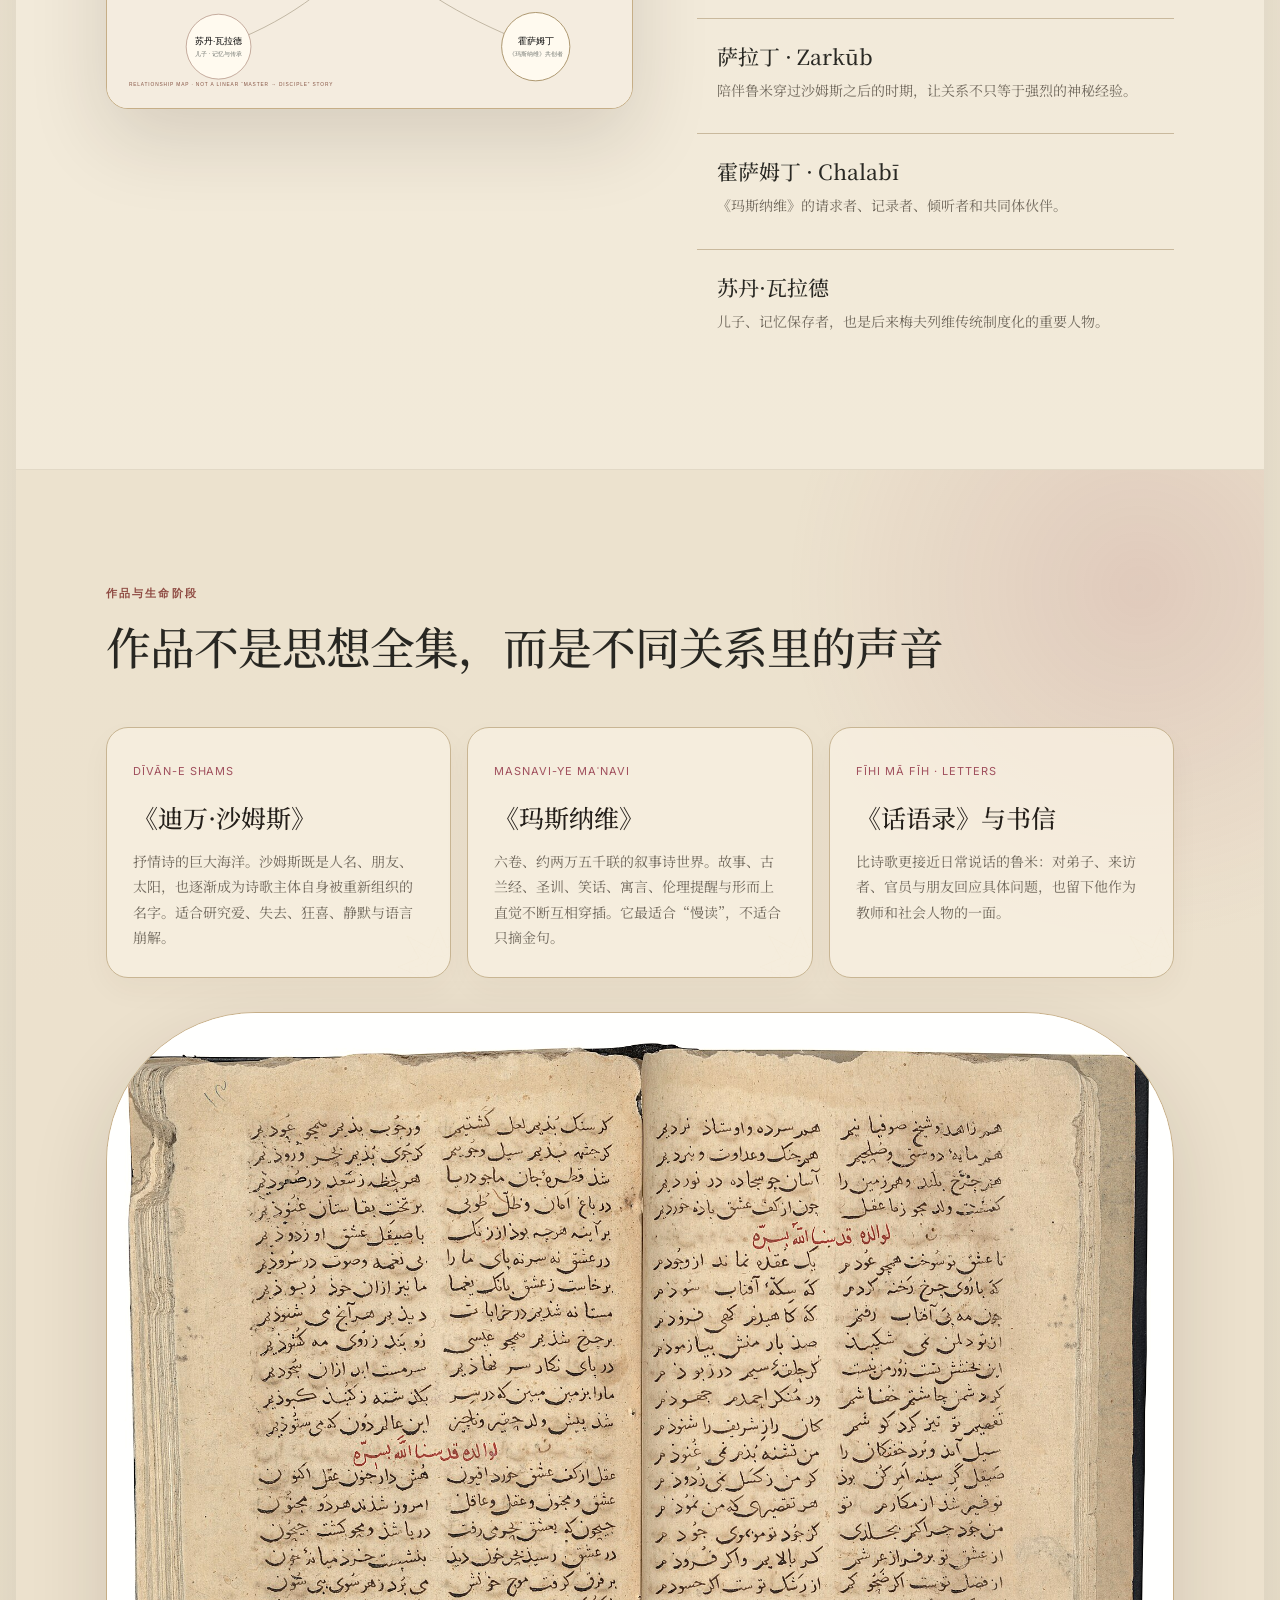
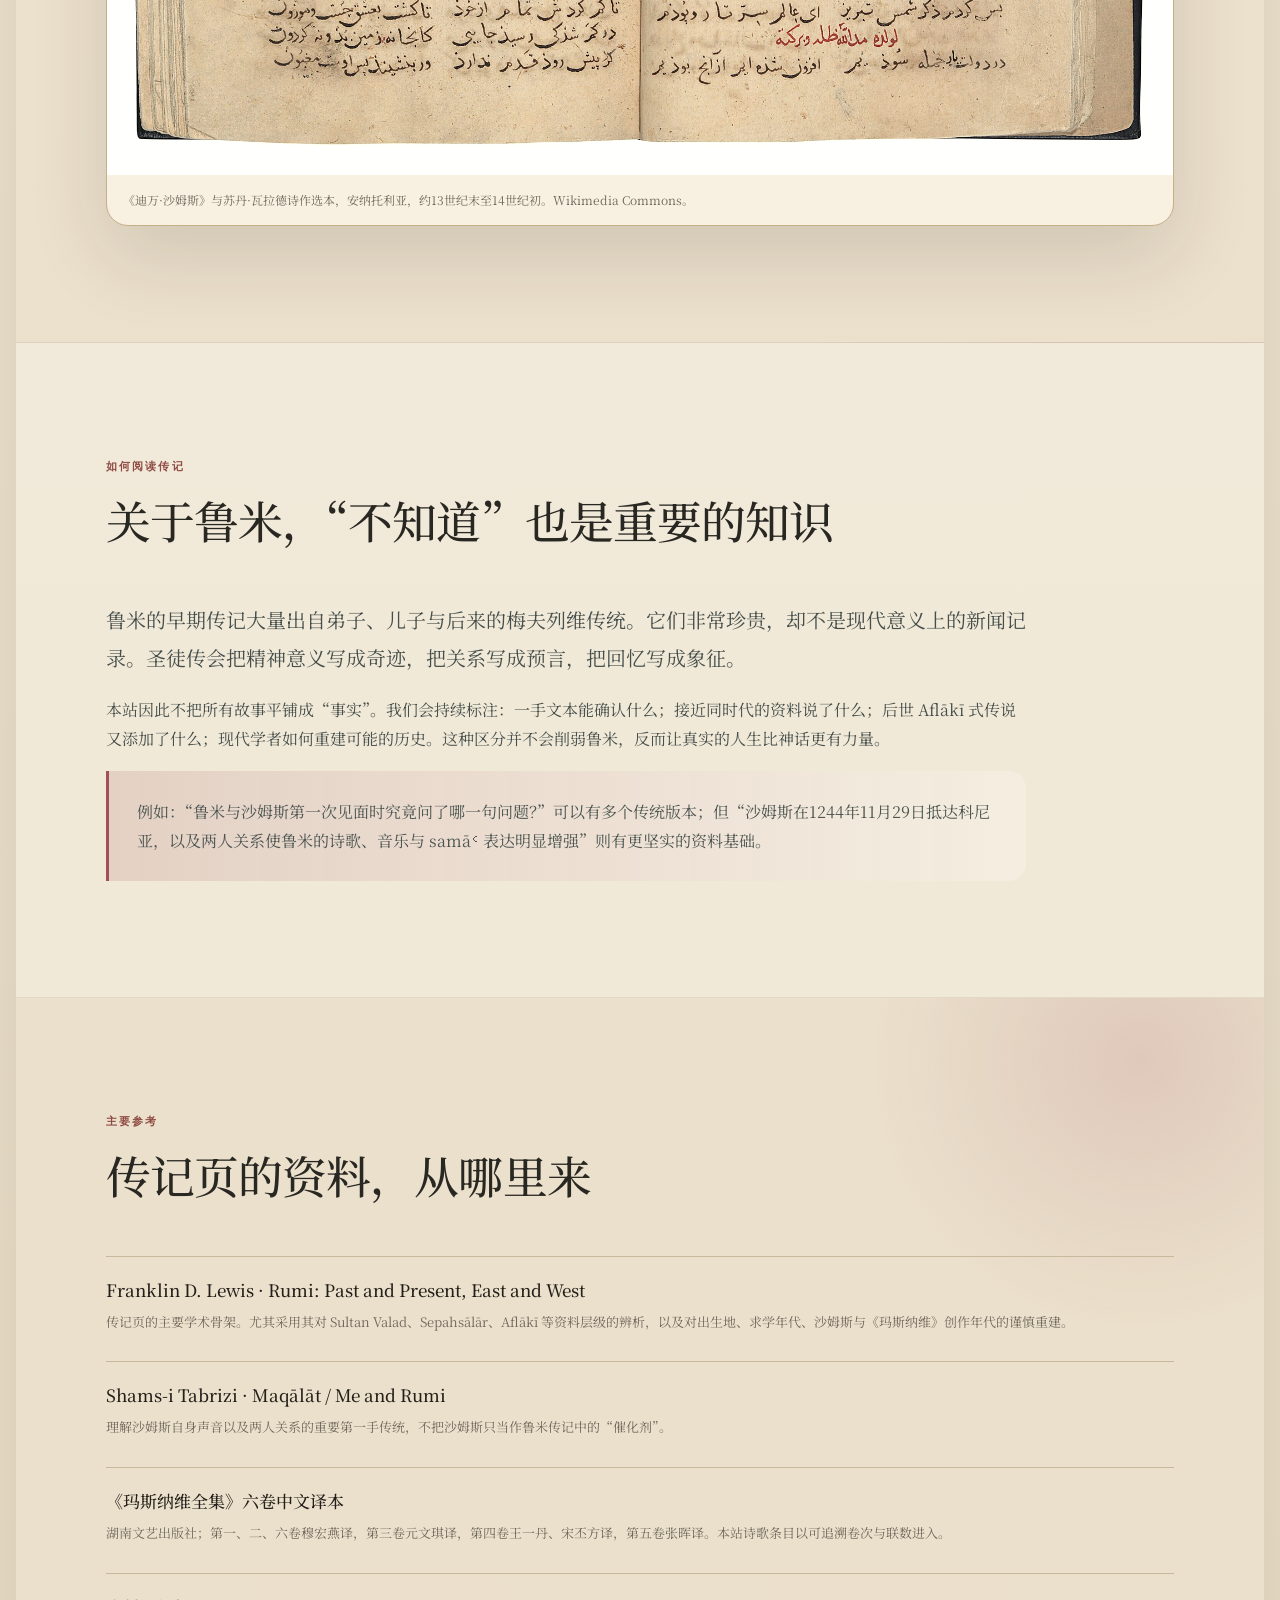
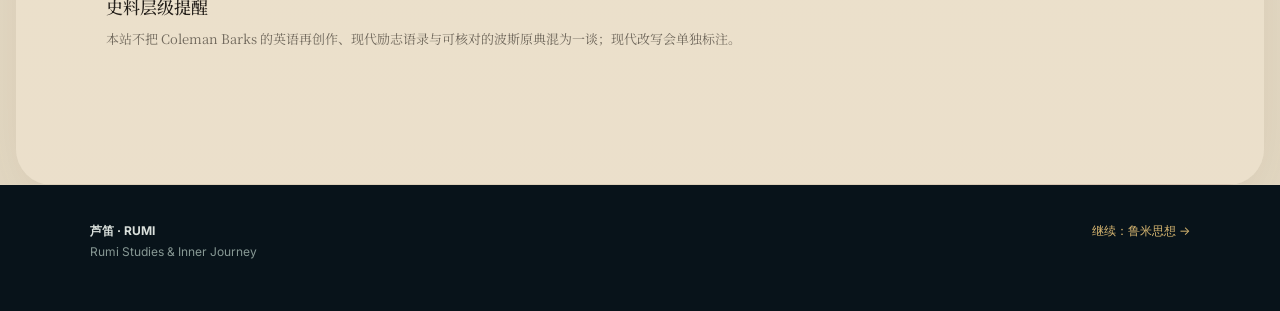
<file: biography/index.html>
<!doctype html>
<html lang="zh-CN">
<head>
  <meta charset="utf-8" />
  <meta name="viewport" content="width=device-width, initial-scale=1" />
  <meta name="description" content="鲁米详尽传记：从瓦赫什—巴尔赫文化圈、科尼亚学者生涯，到沙姆斯、萨拉丁、霍萨姆丁与《玛斯纳维》。" />
  <title>鲁米传记｜芦笛 · RUMI</title>
  <link rel="icon" href="../assets/favicon.svg" type="image/svg+xml" />
  <link rel="preconnect" href="https://fonts.googleapis.com">
  <link rel="preconnect" href="https://fonts.gstatic.com" crossorigin>
  <link href="https://fonts.googleapis.com/css2?family=Cormorant+Garamond:ital,wght@0,500;0,600;1,500&family=Noto+Serif+SC:wght@400;500;600&family=Inter:wght@400;500;600&display=swap" rel="stylesheet">
  <link rel="stylesheet" href="../pages.css?v=20261004-v4" />
</head>
<body class="biography-page">
<header class="page-header">
  <a class="page-brand" href="../"><span class="mark" aria-hidden="true"></span><span><strong>芦笛 · RUMI</strong><small>鲁米研究与内在探索</small></span></a>
  <nav class="page-nav" aria-label="主导航">
    <a class="active" href="./">传记</a><a href="../thought/">思想</a><a href="../poetry/">诗歌数据库</a><a href="../journey/">内在探索</a><a href="../daily/">365日课</a><a class="pill" href="../">研究首页</a>
  </nav>
  <button class="page-toggle" aria-expanded="false" aria-label="打开导航">☰</button>
</header>

<main class="page-main">
  <section class="page-hero">
    <div>
      <p class="eyebrow">BIOGRAPHY · 1207–1273</p>
      <h1 class="page-title"><span>先把传奇放在一边，</span><span>重新认识鲁米的一生</span></h1>
      <p class="hero-lede">鲁米的一生并不是“学者遇见神秘人，于是忽然成为诗人”这么简单。它由家族传统、迁徙、法学与经学训练、长期苏非操练、关键友谊、失去，以及持续数十年的教学与共同体生活组成。</p>
      <p class="hero-note">本页优先采用 Franklin D. Lewis 对早期资料、接近同时代的传记资料与后世圣徒传的辨析；对存在争议的年代与事件明确标注“较可信 / 学术重建 / 后世传说”。</p>
      <div class="source-legend">
        <span class="source-chip"><i class="source-dot"></i>较可靠的年代或一手材料</span>
        <span class="source-chip"><i class="source-dot likely"></i>学术重建 / 可能性较高</span>
        <span class="source-chip"><i class="source-dot legend"></i>后世传说 / 需谨慎</span>
      </div>
    </div>
    <figure class="hero-visual">
      <img src="../assets/rumi-route.svg" alt="鲁米从中亚波斯文化圈向安纳托利亚迁徙的抽象路线图" />
      <figcaption>鲁米的一生是一条迁徙中的路：中亚波斯文化圈 → 拉伦德 → 科尼亚 → 阿勒颇 / 大马士革 → 科尼亚。</figcaption>
    </figure>
  </section>

  <section class="section">
    <div class="section-head">
      <p class="eyebrow">先建立几个坐标</p>
      <h2 class="section-title"><span>六十六年生命，</span><span>至少经历了三次“成为”</span></h2>
      <p>第一阶段，他成为一位受过完整训练的宗教学者与教师；第二阶段，在沙姆斯出现之后，他的精神表达变得更诗性、更音乐性、更具身体性；第三阶段，在失去沙姆斯之后，他通过萨拉丁与霍萨姆丁，把这股火重新带回共同体、教学与写作。</p>
    </div>
    <div class="fact-strip">
      <div><span>生年</span><strong>1207</strong></div>
      <div><span>沙姆斯抵达科尼亚</span><strong>1244 · 11 · 29</strong></div>
      <div><span>《玛斯纳维》开始</span><strong>约1258–1261</strong></div>
      <div><span>逝世</span><strong>1273 · 12 · 17</strong></div>
    </div>
  </section>

  <section class="section">
    <div class="section-head split-head">
      <div><p class="eyebrow">完整生命线</p><h2 class="section-title"><span>从家族传统到晚年写作，</span><span>一步一步走近鲁米</span></h2></div>
      <p>下面不是“圣人传奇年表”，而是一份带史料意识的传记：哪些相对确定，哪些只能重建，哪些属于后来不断被讲述的故事。</p>
    </div>

    <div class="biography-grid">
      <aside class="sticky-media">
        <figure>
          <img src="../assets/history/masnavi-1278.jpg" alt="1278年科尼亚抄写的《玛斯纳维》开篇十八联手稿" />
          <figcaption>1278年科尼亚《玛斯纳维》抄本开篇十八联。距离鲁米去世仅约五年，是理解文本传播史极有分量的视觉材料。Public Domain · Mevlâna Museum / Wikimedia Commons。</figcaption>
        </figure>
      </aside>

      <div class="life-chapters">
        <article class="life-card">
          <div class="meta"><time>1207</time><span class="confidence">● 较可靠 · 出生日期明确，出生地点仍有争议</span></div>
          <h3>出生：与其说“巴尔赫人”，不如先说“东部波斯文化世界的人”</h3>
          <p>鲁米名为 Jalāl al-Dīn Muḥammad。传统常把他称为“巴尔赫的鲁米”，现代大众文本也常直接写成“1207年生于巴尔赫”。但 Franklin D. Lewis 对家族资料的分析提醒我们：其父巴哈丁在鲁米童年时期很可能长期生活于瓦赫什（Vakhsh）一带，距离巴尔赫数百公里；精确出生地点并不能像流行传记那样轻易下结论。</p>
          <p>更稳妥的说法是：鲁米出生于中亚东部伊朗—波斯文化圈，一个同时受波斯语文学、逊尼哈乃斐学统与苏非实践影响的家庭。</p>
        </article>

        <article class="life-card">
          <div class="meta"><time>童年</time><span class="confidence">● 较可靠 · 家族与父亲著作可互证</span></div>
          <h3>父亲巴哈丁：法律、讲道与神秘经验并不冲突</h3>
          <p>鲁米的父亲 Bahāʾ al-Dīn Valad 不是“反体制的神秘主义者”这种简单角色。他来自宗教教育家庭，属于哈乃斐学统，是讲道者，也留下《玛阿里夫》（Maʿārif）一类充满祈祷、异象、内在经验和身体感的灵修笔记。</p>
          <p>这意味着鲁米成长的世界从一开始就没有把“宗教法学”和“内在经验”彻底分开。后来鲁米对外在仪式与内在精神的双重坚持，在这里已经能看到根基。</p>
        </article>

        <article class="life-card">
          <div class="meta"><time>约1210s–1220s</time><span class="confidence">● 学术重建 · 迁徙路线细节并不全部确定</span></div>
          <h3>迁徙：不是一句“逃避蒙古人”就能解释</h3>
          <p>后世传记常把全家西迁压缩为“蒙古入侵前逃离巴尔赫”。Lewis认为原因更复杂：政治变动、父亲与当地权力及学术环境的紧张、寻找更适合讲学与生活的赞助网络，都可能参与其中。</p>
          <p>家族先经历撒马尔罕等地，再逐步进入安纳托利亚。关于途中在尼沙普尔见到诗人阿塔尔并得到预言式祝福的故事非常著名，但属于后世传记传统，不能和确定史实放在同一层级。</p>
        </article>

        <article class="life-card">
          <div class="meta"><time>约1222–1229</time><span class="confidence">● 较可信</span></div>
          <h3>拉伦德：婚姻、家庭与成年</h3>
          <p>家族在拉伦德（Laranda，今 Karaman）生活多年。鲁米约在1224年与 Gowhar Khātun 结婚，儿子 Sultan Valad 约在1226年出生。这个阶段很重要，因为它提醒我们：鲁米并不是离开人间生活之后才走上精神道路，他一直生活在婚姻、父职、教学与社会责任之中。</p>
        </article>

        <article class="life-card">
          <div class="meta"><time>约1229–1231</time><span class="confidence">● 较可信</span></div>
          <h3>科尼亚：父亲建立讲学共同体，鲁米接近“继承者”的位置</h3>
          <p>家族最终定居塞尔柱安纳托利亚的中心城市科尼亚。这里同时是政治、学术与多族群生活的交汇点。1231年父亲去世后，鲁米并没有马上以我们今天熟悉的“神秘诗人”身份出现；他首先面对的是如何继续父亲的教学与共同体。</p>
        </article>

        <article class="life-card">
          <div class="meta"><time>约1232–1241</time><span class="confidence">● 较可信 · 年数与次序部分重建</span></div>
          <h3>布尔汉丁：把“知道”变成“被训练过的生命”</h3>
          <p>父亲旧弟子 Sayyed Burhān al-Dīn Muḥaqqiq 来到科尼亚后，成为鲁米的重要导师。后世资料把这段关系描述为长达九年的精神训练。Lewis的重建较为谨慎，但可以确定：鲁米接受过禁食、独处、克制与对父亲《玛阿里夫》的反复阅读，并把已有的学问进一步转化成苏非道路上的实践。</p>
          <p>这段经历使“沙姆斯之前的鲁米”已经是成熟的宗教人与修行者，而不是一个只有外在教条、等待被唤醒的人。</p>
        </article>

        <article class="life-card">
          <div class="meta"><time>约1232–1237</time><span class="confidence">● 学术重建 · 年代范围较可信</span></div>
          <h3>阿勒颇与大马士革：鲁米真正受过高等宗教教育</h3>
          <p>鲁米在阿勒颇与大马士革学习传统伊斯兰学科，涉及法学、古兰经、圣训、神学以及当时学术训练的一般科目。资料把他与阿勒颇著名哈乃斐学者 Kamāl al-Dīn Ibn al-ʿAdīm 联系起来。</p>
          <p>这一步对现代读者尤其重要：鲁米不是“反理性、反知识”的诗人。他的诗中大量古兰经叙事、法学语言、神学争辩与逻辑反转，背后是一位受过严肃训练的学者。</p>
        </article>

        <article class="life-card">
          <div class="meta"><time>约1237–1244</time><span class="confidence">● 较可信</span></div>
          <h3>沙姆斯之前：鲁米已经是有影响力的教师</h3>
          <p>回到科尼亚后，鲁米成为讲道者、宗教教师与精神导师。他有稳定的听众与弟子，也受到商人、手工业者与权贵的尊敬。资料甚至说他在多所 madrasa 任教，虽然具体数目带有传记夸饰的可能。</p>
          <p>因此，1244年的转折更准确地说不是“从无到有”，而是一个成熟生命的表达结构发生了改变。</p>
        </article>

        <article class="life-card">
          <div class="meta"><time>1244 · 11 · 29</time><span class="confidence">● 日期较可靠</span></div>
          <h3>沙姆斯抵达：改变的是鲁米“如何活出已经知道的东西”</h3>
          <p>沙姆斯·大不里士抵达科尼亚后，两人的密切交往迅速改变了鲁米公开呈现的精神生活。Lewis概括：鲁米变得更喜悦、更狂喜，更经由诗歌、音乐与 samāʿ 表达对神的爱。</p>
          <p>他们究竟第一次说了什么，后世有多种版本。把某一则戏剧化问答当成精确逐字记录并不可靠。更可靠的是两人关系本身留下的后果：鲁米原有的修行、学问与宗教生活被重新点燃。</p>
        </article>

        <article class="life-card">
          <div class="meta"><time>1246–1248</time><span class="confidence">● 大事可确认 · 具体原因仍不确定</span></div>
          <h3>离开、返回、再次消失：失去沙姆斯之后，沙姆斯进入鲁米的诗</h3>
          <p>沙姆斯1246年离开科尼亚，1247年返回，约1247–1248年又永久消失。关于他最终命运——被害、离开、死于何地——后世传说很多，证据不足。</p>
          <p>更重要的是鲁米的回应：他没有简单“走出哀伤”。《迪万·沙姆斯》甚至以沙姆斯之名命名，诗中说话者、被爱者、太阳、朋友与自我之间不断交叠。失去并没有终结关系，而改变了关系存在的方式。</p>
        </article>

        <article class="life-card">
          <div class="meta"><time>约1248–1258</time><span class="confidence">● 较可信</span></div>
          <h3>萨拉丁·扎尔库布：从炽烈相遇转向安静陪伴</h3>
          <p>沙姆斯之后，金匠 Salāh al-Dīn Zarkūb 成为鲁米极其亲近的同伴和精神核心之一。他不像沙姆斯那样被后世传奇塑造成“闪电”，但他的意义恰恰可能在稳定：鲁米没有把精神道路固定在对一个失去之人的追逐中。</p>
          <p>这个阶段也让我们看到鲁米最重要的一条思想线索：精神成长不是孤独的英雄工程，它发生在友谊、信任、陪伴和共同体中。</p>
        </article>

        <article class="life-card">
          <div class="meta"><time>约1258/1261–1270s</time><span class="confidence">● 起始年份存在学术争论</span></div>
          <h3>霍萨姆丁与《玛斯纳维》：一部作品是两个人之间发生的</h3>
          <p>Chelebi Ḥusām al-Dīn 成为鲁米晚年的关键伙伴。《玛斯纳维》并不是鲁米独自在书房“写出来”的：传统资料与文本序言都强调霍萨姆丁的邀请、记录与持续陪伴。鲁米口述，霍萨姆丁记录，文本又在共同体中被朗诵、提问、解释。</p>
          <p>Lewis认为《玛斯纳维》更可能在1258至1261年间开始，第二卷可较确定地放在1263–1264年间重新启动，之后持续多年。它不是按现代哲学教材主题编排，而是一部长故事套小故事、寓言不断打断论证、比喻不断变形的“思维现场”。</p>
        </article>

        <article class="life-card">
          <div class="meta"><time>1273 · 12 · 17</time><span class="confidence">● 日期明确</span></div>
          <h3>离世：鲁米之后，“鲁米传统”才继续形成</h3>
          <p>鲁米于1273年12月17日在科尼亚去世。后世梅夫列维传统把这一天称为“婚礼之夜”（Şeb-i Arūs），强调死亡作为归返与相遇，但这一象征性的传统语言不应取代历史本身。</p>
          <p>鲁米去世后，霍萨姆丁承担共同体领导角色，随后苏丹·瓦拉德及其后代逐步推动制度化。今天熟悉的梅夫列维教团、服饰、仪式规范和公开旋转仪式，是鲁米身后长期形成的传统，不能简单倒投回1244年的鲁米本人。</p>
        </article>
      </div>
    </div>
  </section>

  <section class="section">
    <div class="relation-grid">
      <figure class="full-media"><img src="../assets/companions-map.svg" alt="鲁米生命中的关键关系图" /></figure>
      <div>
        <p class="eyebrow">关系，而不是单线导师谱</p>
        <h2 class="section-title"><span>理解鲁米，</span><span>要理解他与谁一起活过</span></h2>
        <div class="relation-notes">
          <div class="relation-note"><h3>巴哈丁 · Valad</h3><p>给他语言、传统、经学与神秘经验的第一层底色。</p></div>
          <div class="relation-note"><h3>布尔汉丁 · Muḥaqqiq</h3><p>把家族遗产变成长期训练：禁食、独处、纪律与内在知识。</p></div>
          <div class="relation-note"><h3>沙姆斯 · Tabrīzī</h3><p>不是简单“老师”，更像一个使鲁米已有生命结构发生重新排列的朋友、镜子与挑战者。</p></div>
          <div class="relation-note"><h3>萨拉丁 · Zarkūb</h3><p>陪伴鲁米穿过沙姆斯之后的时期，让关系不只等于强烈的神秘经验。</p></div>
          <div class="relation-note"><h3>霍萨姆丁 · Chalabī</h3><p>《玛斯纳维》的请求者、记录者、倾听者和共同体伙伴。</p></div>
          <div class="relation-note"><h3>苏丹·瓦拉德</h3><p>儿子、记忆保存者，也是后来梅夫列维传统制度化的重要人物。</p></div>
        </div>
      </div>
    </div>
  </section>

  <section class="section">
    <div class="section-head">
      <p class="eyebrow">作品与生命阶段</p>
      <h2 class="section-title"><span>作品不是思想全集，</span><span>而是不同关系里的声音</span></h2>
    </div>
    <div class="works-grid">
      <article class="work-card"><small>DĪVĀN-E SHAMS</small><h3>《迪万·沙姆斯》</h3><p>抒情诗的巨大海洋。沙姆斯既是人名、朋友、太阳，也逐渐成为诗歌主体自身被重新组织的名字。适合研究爱、失去、狂喜、静默与语言崩解。</p></article>
      <article class="work-card"><small>MASNAVI-YE MAʿNAVI</small><h3>《玛斯纳维》</h3><p>六卷、约两万五千联的叙事诗世界。故事、古兰经、圣训、笑话、寓言、伦理提醒与形而上直觉不断互相穿插。它最适合“慢读”，不适合只摘金句。</p></article>
      <article class="work-card"><small>FĪHI MĀ FĪH · LETTERS</small><h3>《话语录》与书信</h3><p>比诗歌更接近日常说话的鲁米：对弟子、来访者、官员与朋友回应具体问题，也留下他作为教师和社会人物的一面。</p></article>
    </div>
    <figure class="full-media">
      <img src="../assets/history/divan-shams-manuscript.jpg" alt="13至14世纪安纳托利亚《迪万·沙姆斯》与苏丹瓦拉德诗集手稿选页" />
      <figcaption>《迪万·沙姆斯》与苏丹·瓦拉德诗作选本，安纳托利亚，约13世纪末至14世纪初。Wikimedia Commons。</figcaption>
    </figure>
  </section>

  <section class="section">
    <div class="section-head">
      <p class="eyebrow">如何阅读传记</p>
      <h2 class="section-title"><span>关于鲁米，</span><span>“不知道”也是重要的知识</span></h2>
    </div>
    <div class="prose">
      <p class="lead">鲁米的早期传记大量出自弟子、儿子与后来的梅夫列维传统。它们非常珍贵，却不是现代意义上的新闻记录。圣徒传会把精神意义写成奇迹，把关系写成预言，把回忆写成象征。</p>
      <p>本站因此不把所有故事平铺成“事实”。我们会持续标注：一手文本能确认什么；接近同时代的资料说了什么；后世 Aflākī 式传说又添加了什么；现代学者如何重建可能的历史。这种区分并不会削弱鲁米，反而让真实的人生比神话更有力量。</p>
      <div class="callout">例如：“鲁米与沙姆斯第一次见面时究竟问了哪一句问题？”可以有多个传统版本；但“沙姆斯在1244年11月29日抵达科尼亚，以及两人关系使鲁米的诗歌、音乐与 samāʿ 表达明显增强”则有更坚实的资料基础。</div>
    </div>
  </section>

  <section class="section">
    <div class="section-head"><p class="eyebrow">主要参考</p><h2 class="section-title"><span>传记页的资料，</span><span>从哪里来</span></h2></div>
    <div class="source-list">
      <div class="source-item"><strong>Franklin D. Lewis · Rumi: Past and Present, East and West</strong><p>传记页的主要学术骨架。尤其采用其对 Sultan Valad、Sepahsālār、Aflākī 等资料层级的辨析，以及对出生地、求学年代、沙姆斯与《玛斯纳维》创作年代的谨慎重建。</p></div>
      <div class="source-item"><strong>Shams-i Tabrizi · Maqālāt / Me and Rumi</strong><p>理解沙姆斯自身声音以及两人关系的重要第一手传统，不把沙姆斯只当作鲁米传记中的“催化剂”。</p></div>
      <div class="source-item"><strong>《玛斯纳维全集》六卷中文译本</strong><p>湖南文艺出版社；第一、二、六卷穆宏燕译，第三卷元文琪译，第四卷王一丹、宋丕方译，第五卷张晖译。本站诗歌条目以可追溯卷次与联数进入。</p></div>
      <div class="source-item"><strong>史料层级提醒</strong><p>本站不把 Coleman Barks 的英语再创作、现代励志语录与可核对的波斯原典混为一谈；现代改写会单独标注。</p></div>
    </div>
  </section>
</main>

<footer class="page-footer"><div><strong>芦笛 · RUMI</strong><p>Rumi Studies & Inner Journey</p></div><div><a href="../thought/">继续：鲁米思想 →</a></div></footer>
<script>
const t=document.querySelector('.page-toggle'),n=document.querySelector('.page-nav');
t?.addEventListener('click',()=>{const o=n.classList.toggle('open');t.setAttribute('aria-expanded',String(o));});
document.querySelectorAll('.page-nav a').forEach(a=>a.addEventListener('click',()=>n.classList.remove('open')));
</script>
</body>
</html>
</file>
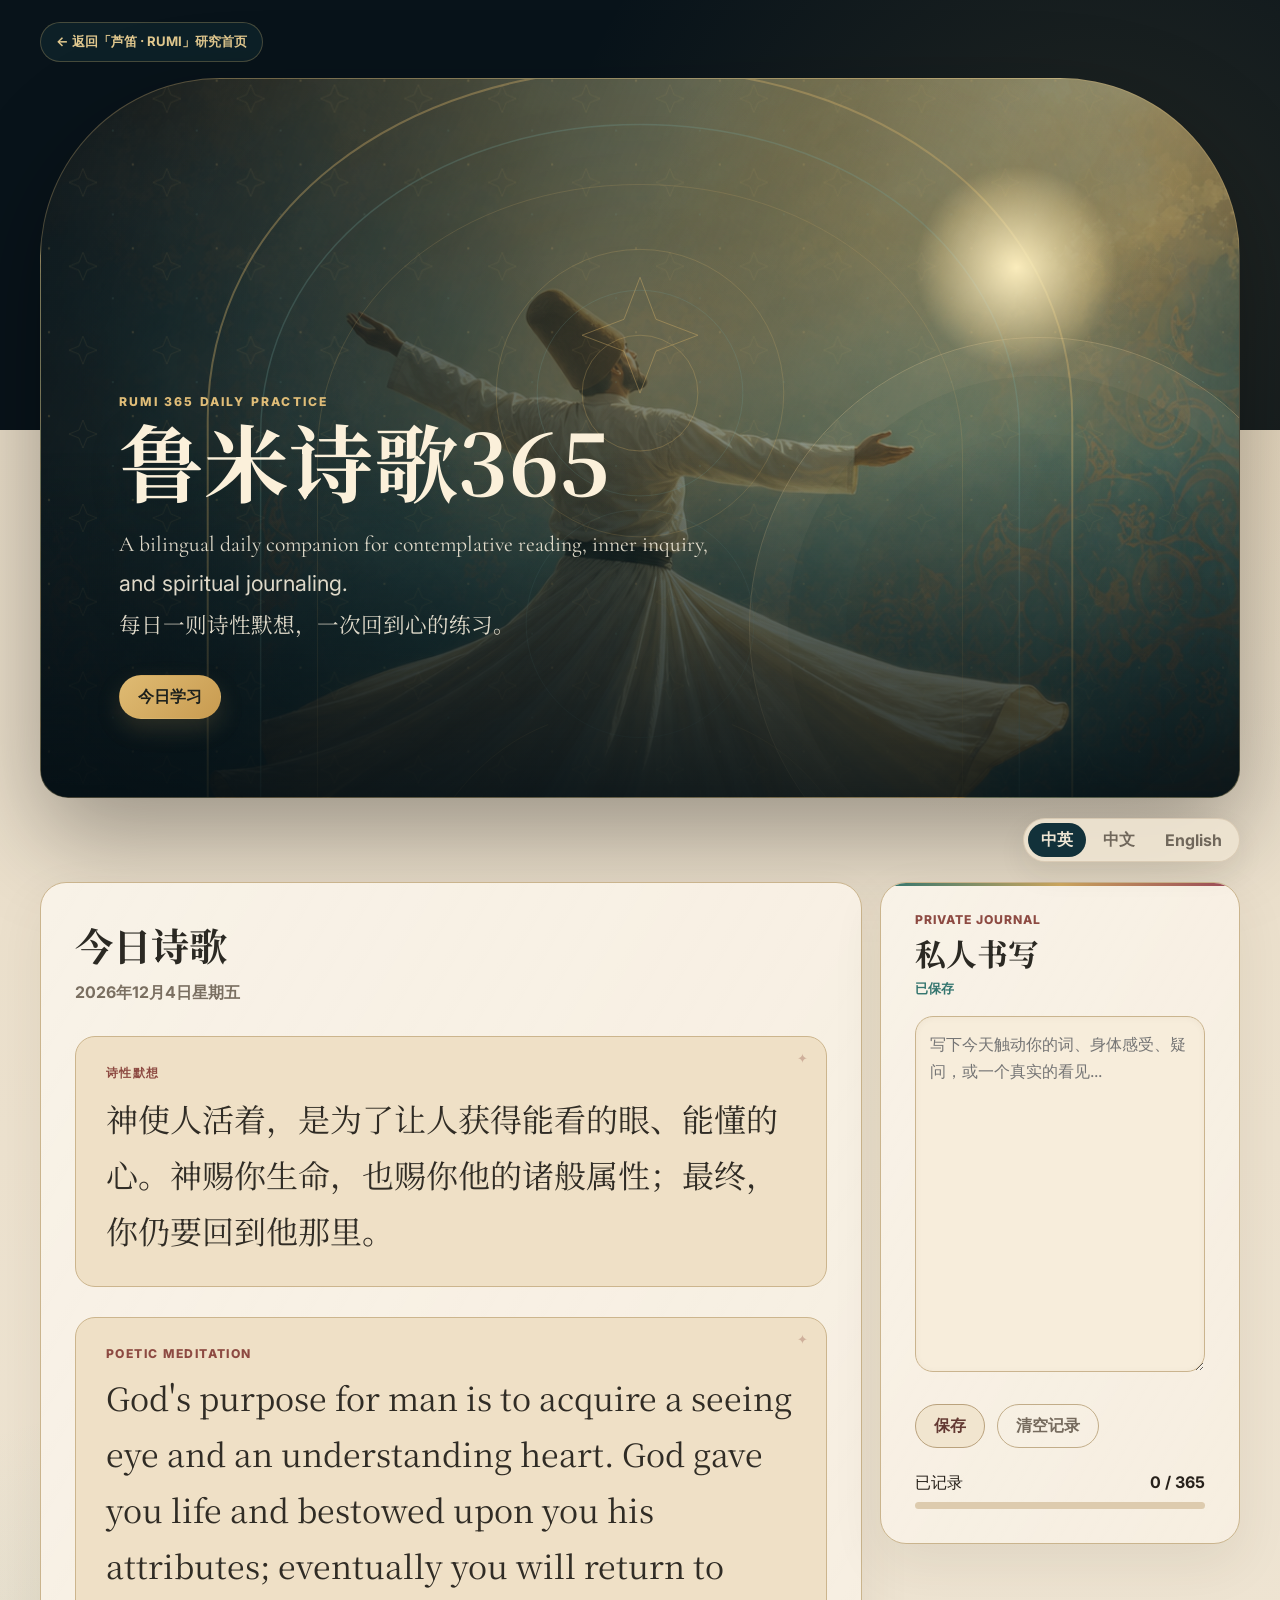
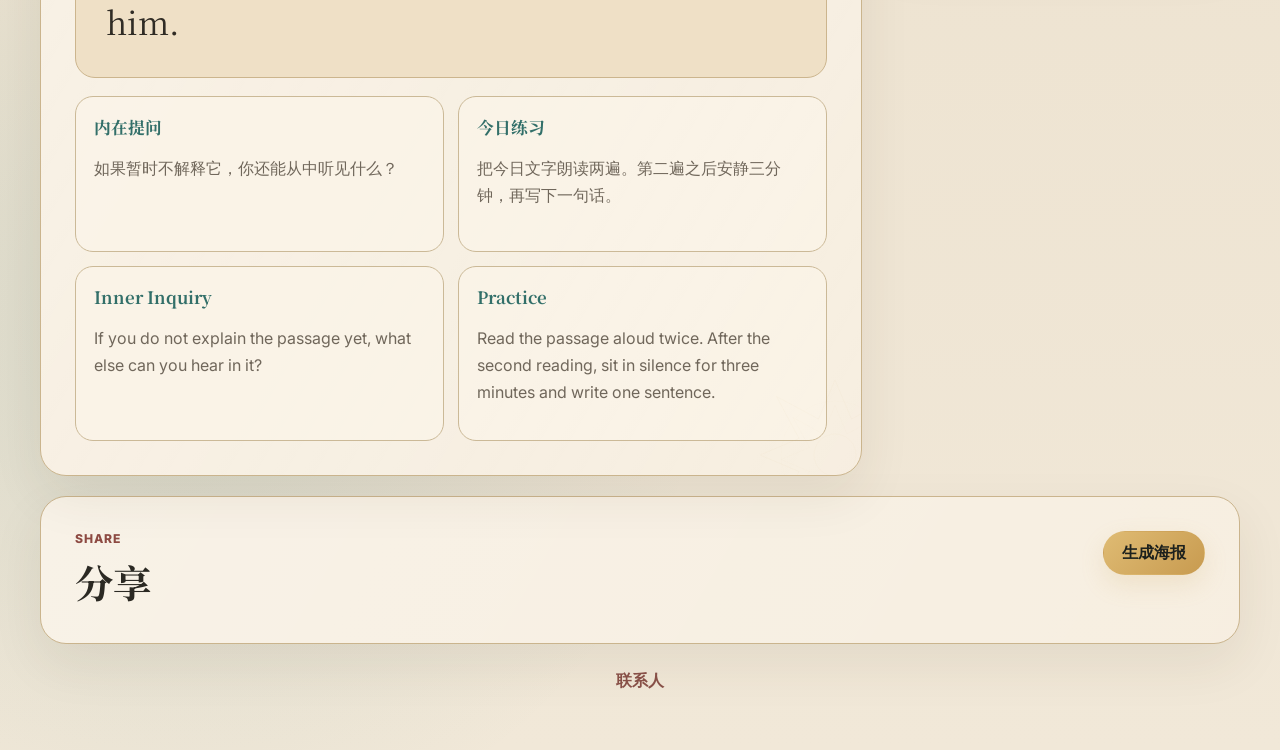
<file: daily/index.html>
<!doctype html>
<html lang="zh-CN">
  <head>
    <meta charset="utf-8" />
    <meta name="viewport" content="width=device-width, initial-scale=1" />
    <meta
      name="description"
      content="每日鲁米诗歌的双语阅读与内在探索：一首诗、一个问题、一段安静的私人书写。"
    />
    <title>鲁米诗歌365</title>
    <link rel="icon" href="../assets/favicon.svg" type="image/svg+xml" />
    <script>
      (function () {
        var base = location.hostname.endsWith("github.io") ? "/rumi365/daily/" : "/daily/";
        window.__RUMI_BASE_PATH__ = base;
        document.write('<base href="' + base + '">');
      })();
    </script>
    <link rel="preconnect" href="https://fonts.googleapis.com" />
    <link rel="preconnect" href="https://fonts.gstatic.com" crossorigin />
    <link
      href="https://fonts.googleapis.com/css2?family=Cormorant+Garamond:ital,wght@0,500;0,600;1,500&family=Inter:wght@400;500;600;700;800&family=Noto+Serif+SC:wght@500;700;900&display=swap"
      rel="stylesheet"
    />
    <link rel="stylesheet" href="styles.css?v=20261004-v3" />
  </head>
  <body class="daily-page">
    <main class="shell">
      <a class="back-link" href="../">← 返回「芦笛 · RUMI」研究首页</a>
      <section class="hero" aria-labelledby="page-title">
        <div class="hero-media" aria-hidden="true">
          <div class="sun-disc"></div>
          <div class="rings"></div>
        </div>
        <div class="hero-content">
          <p class="eyebrow">Rumi 365 Daily Practice</p>
          <h1 id="page-title">鲁米诗歌365</h1>
          <p class="lede">
            A bilingual daily companion for contemplative reading, inner inquiry, and spiritual journaling.
            <span>每日一则诗性默想，一次回到心的练习。</span>
          </p>
          <div class="hero-actions" aria-label="Primary actions">
            <button class="primary" id="todayButton" type="button">今日学习</button>
          </div>
        </div>
      </section>

      <section class="toolbar" aria-label="Study controls">
        <div class="segmented" role="group" aria-label="Language">
          <button class="active" type="button" data-lang="both">中英</button>
          <button type="button" data-lang="zh">中文</button>
          <button type="button" data-lang="en">English</button>
        </div>
      </section>

      <section class="daily-layout" aria-live="polite">
        <article class="daily-card">
          <div class="day-header">
            <div>
              <h2 id="dayTitle"></h2>
              <p class="reading-date" id="readingDate"></p>
            </div>
          </div>

          <div class="poem-block lang-zh">
            <p class="label">诗性默想</p>
            <blockquote id="poemZh"></blockquote>
          </div>
          <div class="poem-block lang-en">
            <p class="label">Poetic Meditation</p>
            <blockquote id="poemEn"></blockquote>
          </div>

          <div class="practice-grid">
            <section class="practice-panel lang-zh">
              <h3>内在提问</h3>
              <p id="inquiryZh"></p>
            </section>
            <section class="practice-panel lang-zh">
              <h3>今日练习</h3>
              <p id="practiceZh"></p>
            </section>
            <section class="practice-panel lang-en">
              <h3>Inner Inquiry</h3>
              <p id="inquiryEn"></p>
            </section>
            <section class="practice-panel lang-en">
              <h3>Practice</h3>
              <p id="practiceEn"></p>
            </section>
          </div>
        </article>

        <aside class="journal-panel" aria-labelledby="journal-title">
          <div class="panel-head">
            <div>
              <p class="eyebrow">Private Journal</p>
              <h2 id="journal-title">私人书写</h2>
            </div>
            <span id="saveState">已保存</span>
          </div>
          <textarea
            id="journal"
            rows="12"
            placeholder="写下今天触动你的词、身体感受、疑问，或一个真实的看见..."
          ></textarea>
          <div class="journal-actions">
            <button class="secondary" id="saveButton" type="button">保存</button>
            <button class="ghost" id="clearButton" type="button">清空记录</button>
          </div>
          <div class="progress">
            <div class="progress-copy">
              <span>已记录</span>
            <strong id="progressCount">0 / 0</strong>
            </div>
            <div class="progress-track">
              <span id="progressBar"></span>
            </div>
          </div>
        </aside>
      </section>

      <section class="share-panel" aria-labelledby="share-title">
        <div class="panel-head">
          <div>
            <p class="eyebrow">Share</p>
            <h2 id="share-title">分享</h2>
          </div>
          <button class="primary" id="shareButton" type="button">生成海报</button>
        </div>
        <div class="poster-output" id="posterOutput" hidden>
          <img id="posterPreview" alt="鲁米诗歌365分享海报" />
          <div class="journal-actions">
            <a class="secondary download-link" id="downloadPoster" download="rumi365-poster.png">下载海报</a>
            <span class="muted" id="shareStatus">右下角二维码可长按访问网站</span>
          </div>
        </div>
      </section>

      <footer class="site-footer">
        <a
          href="https://zcnv8lc63v15.feishu.cn/docx/ENSjdAKhOoDiIUxOQJycdzD8nSe"
          target="_blank"
          rel="noopener noreferrer"
        >
          联系人
        </a>
      </footer>
    </main>

    <script src="../vendor/qrcode.js?v=20260630-3"></script>
    <script src="app.js?v=20261004-v3"></script>
  </body>
</html>
</file>
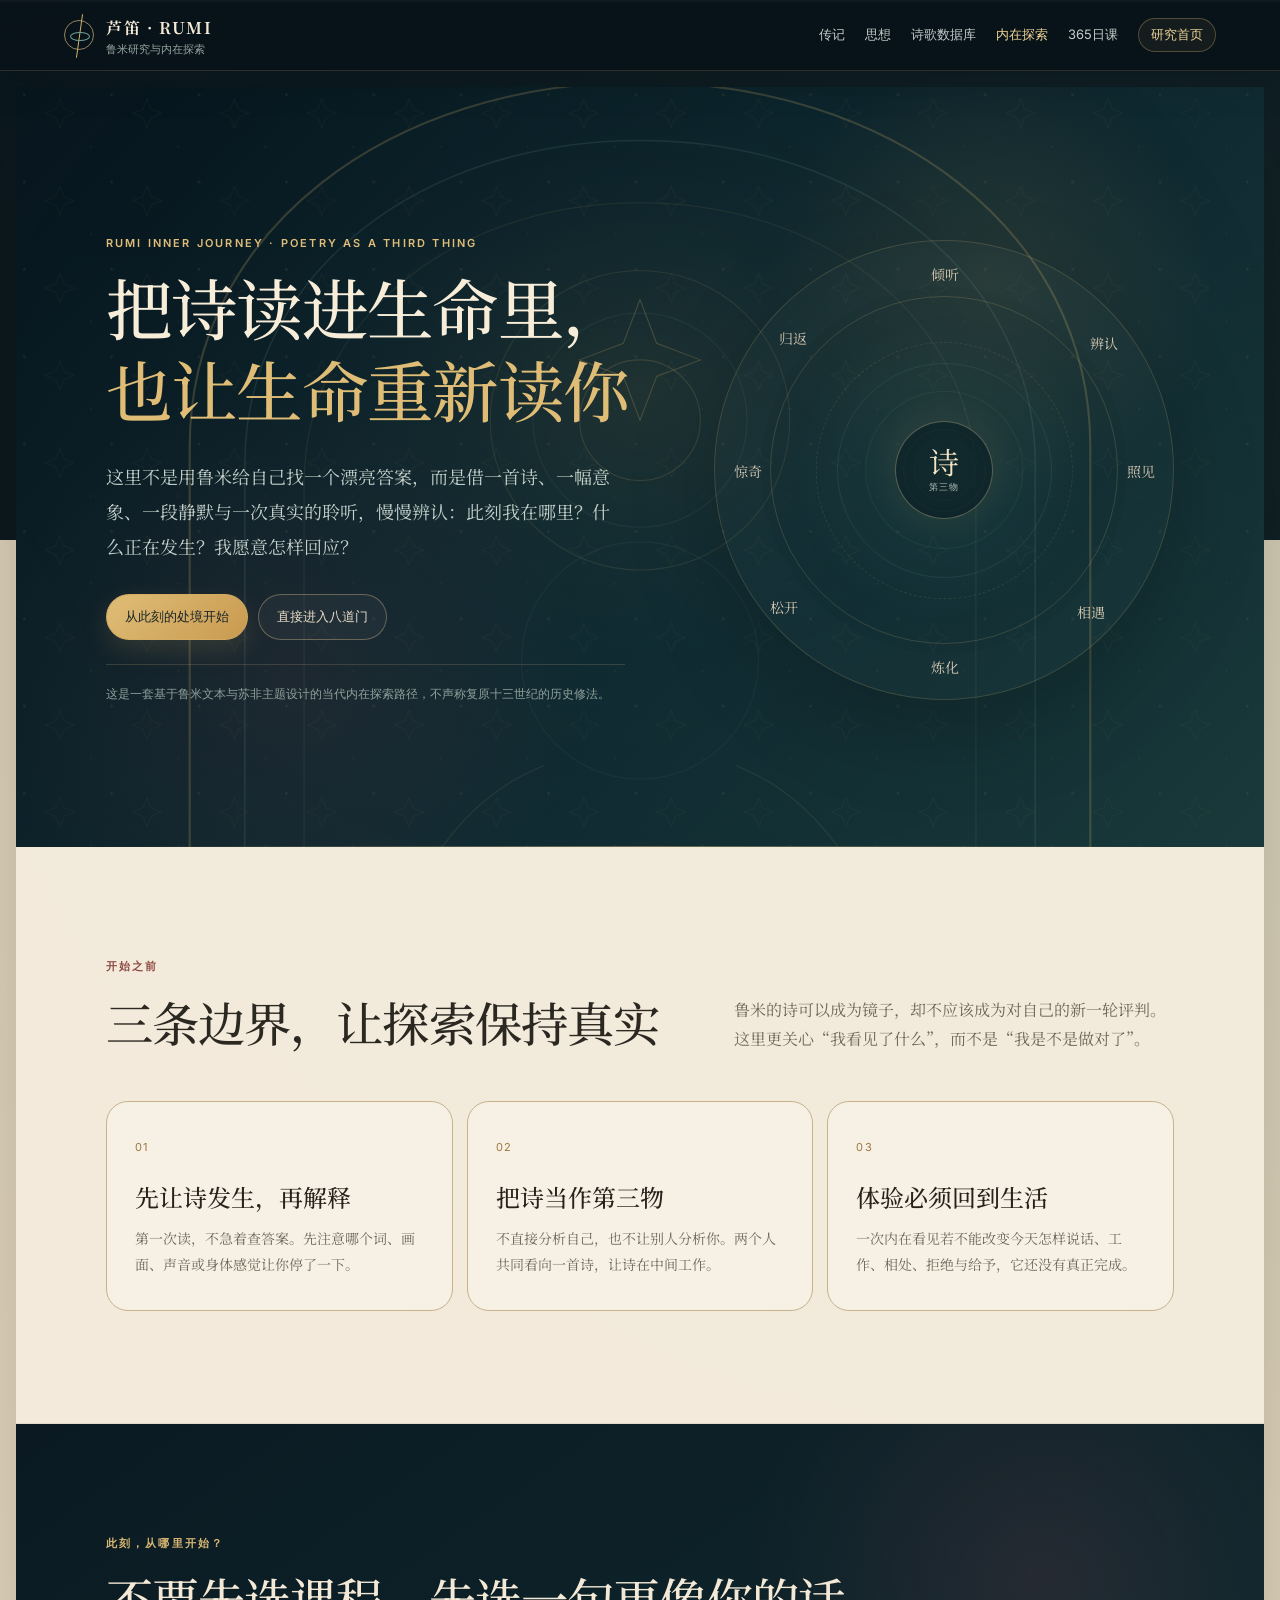
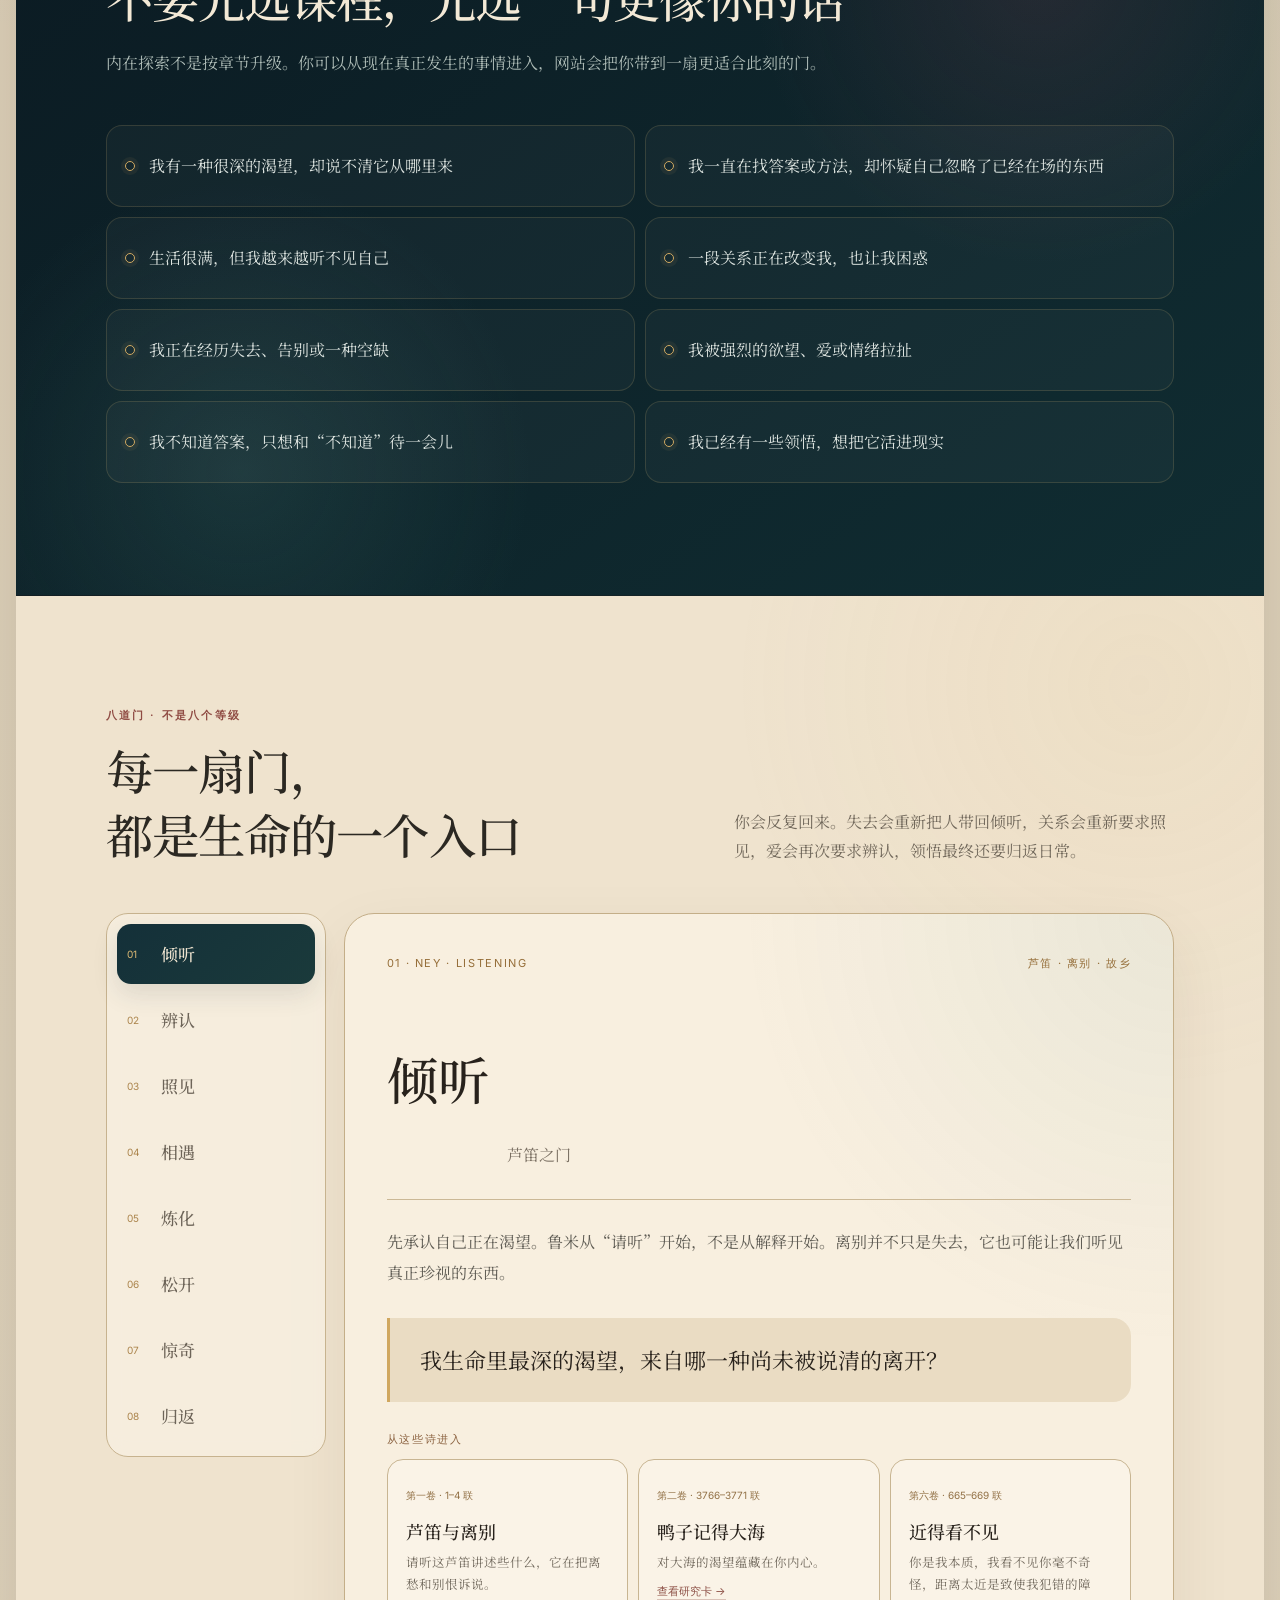
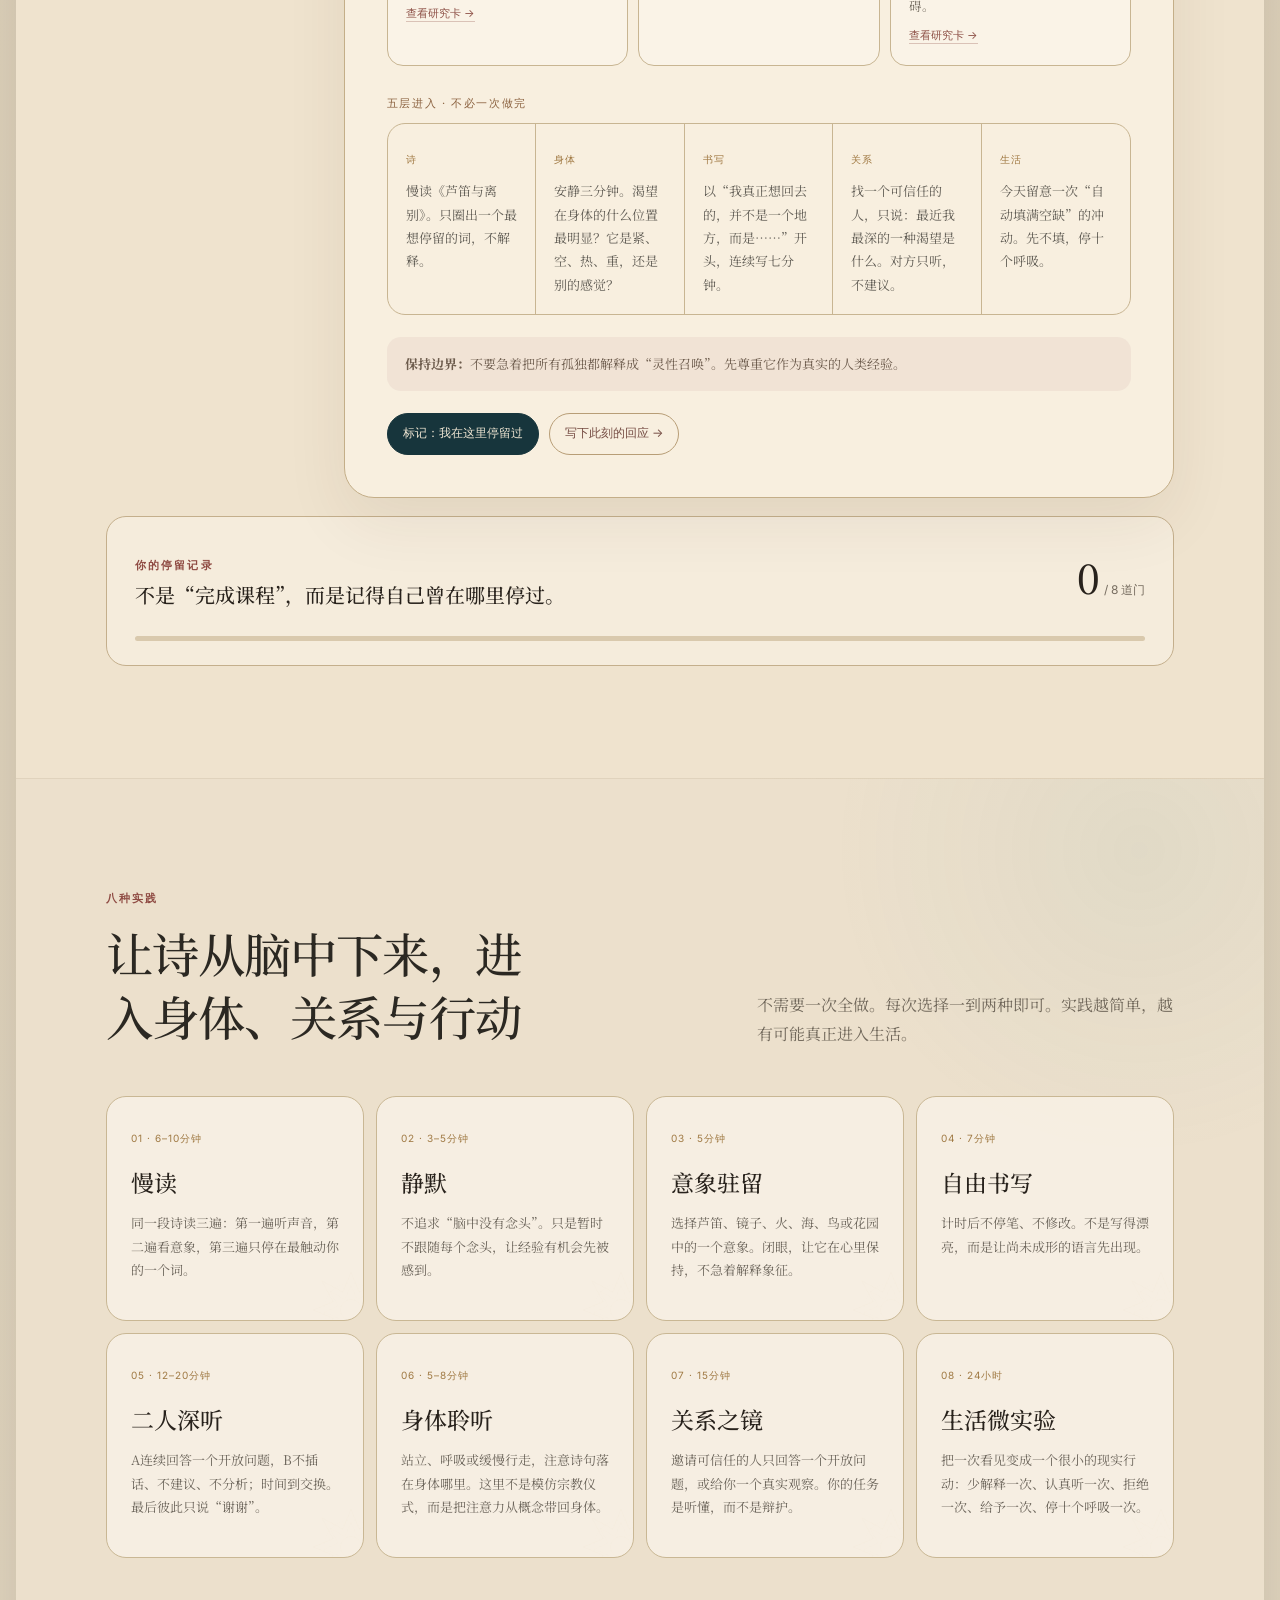
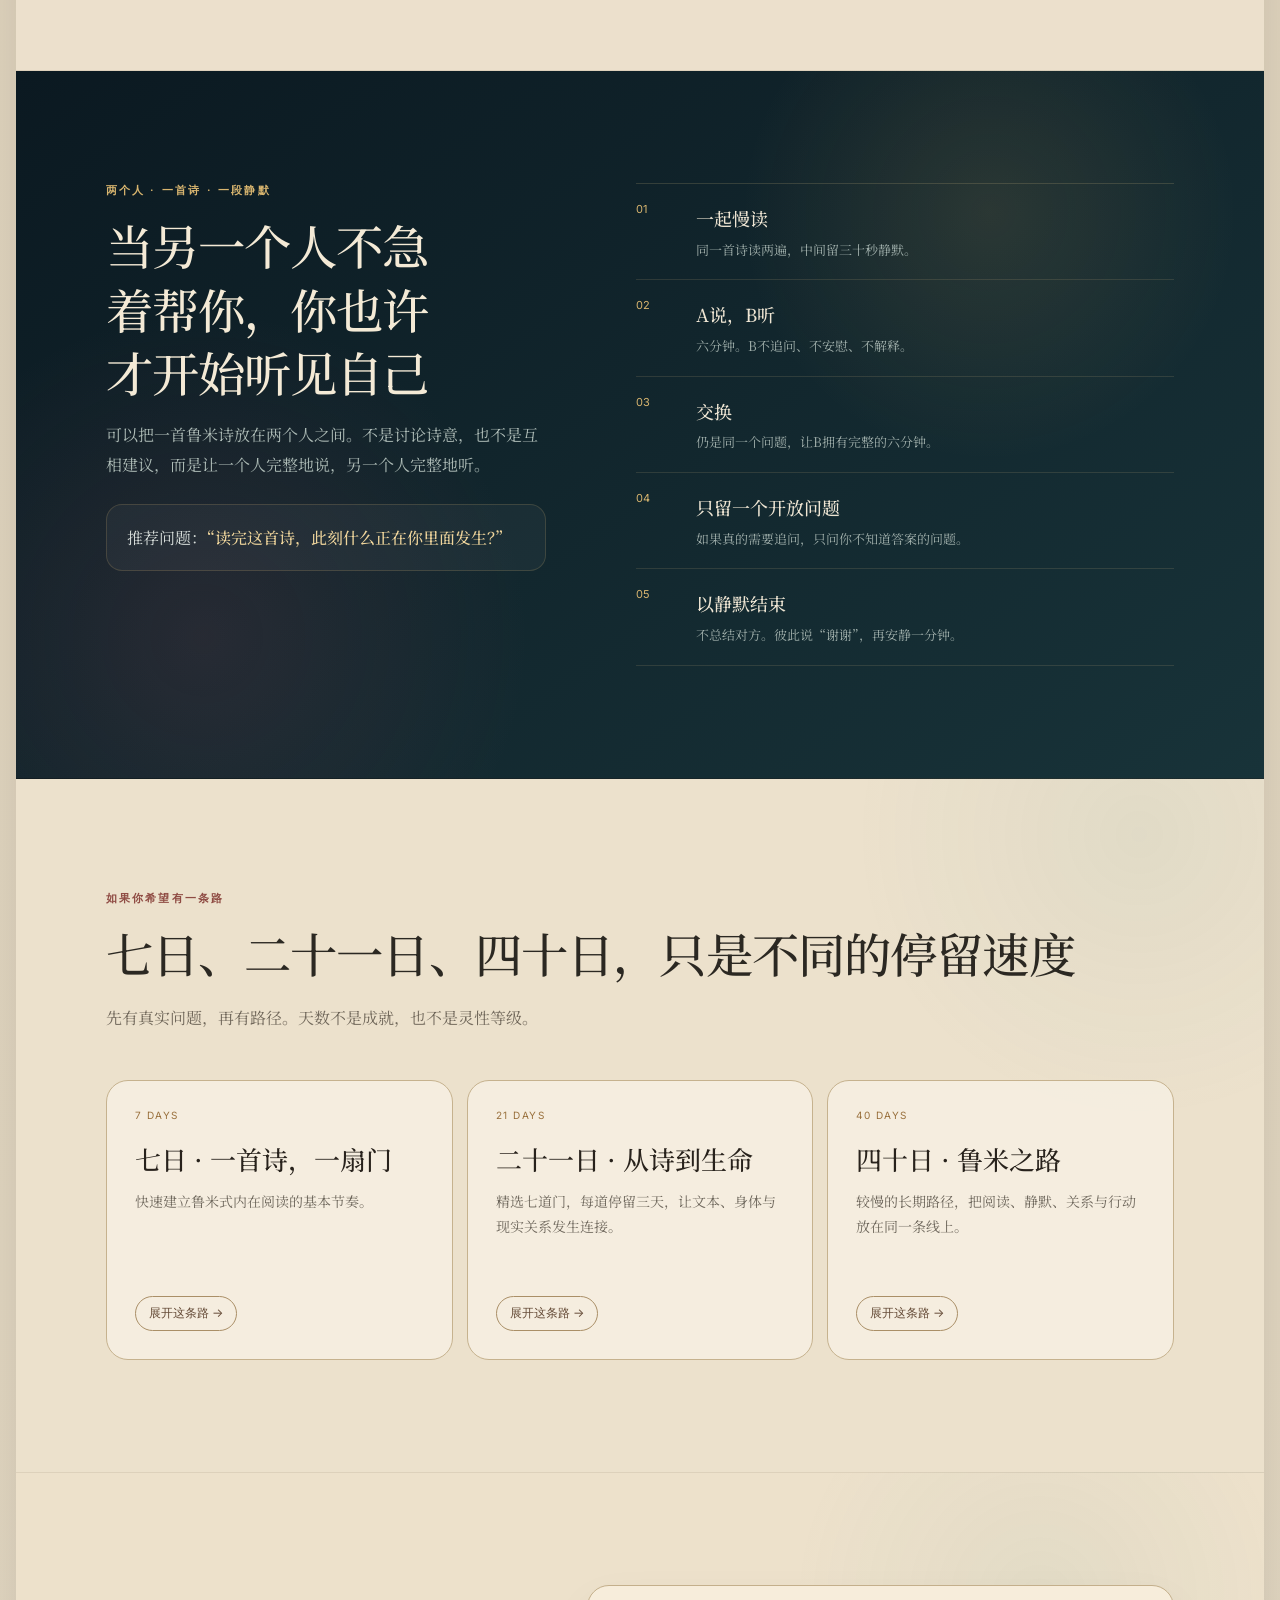
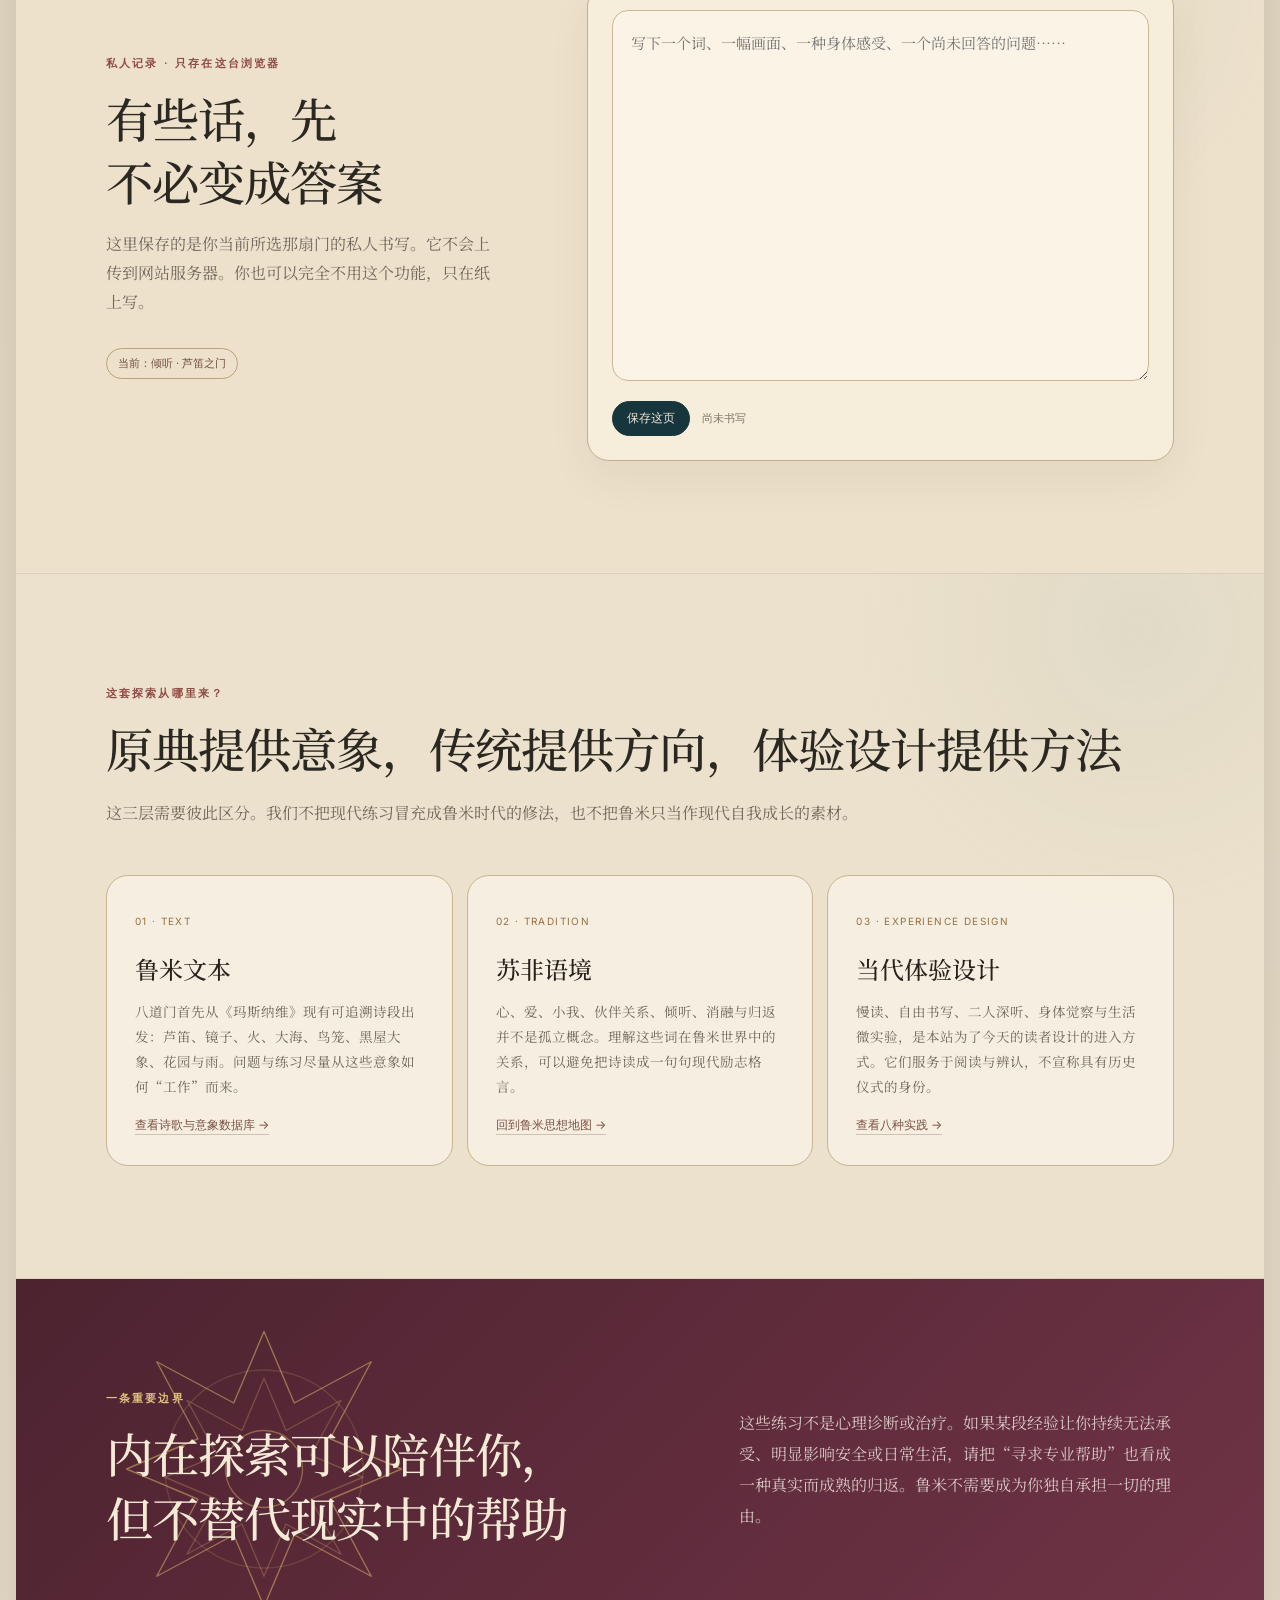
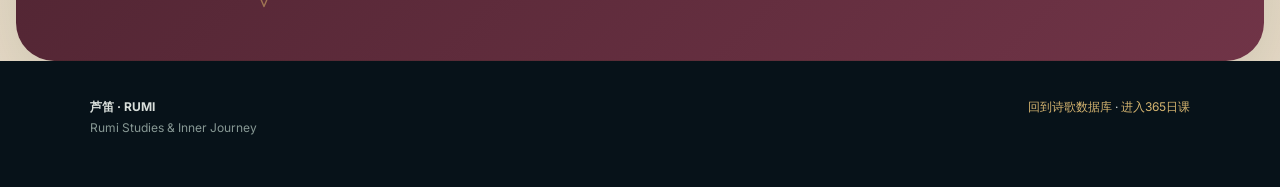
<file: journey/index.html>
<!doctype html>
<html lang="zh-CN">
<head>
  <meta charset="utf-8" />
  <meta name="viewport" content="width=device-width, initial-scale=1" />
  <meta name="description" content="鲁米内在探索：从诗歌与意象进入倾听、辨认、照见、相遇、炼化、松开、惊奇与归返，并通过静默、书写、深度聆听和生活实践把诗带回生命。" />
  <title>内在探索｜芦笛 · RUMI</title>
  <link rel="icon" href="../assets/favicon.svg" type="image/svg+xml" />
  <link rel="preconnect" href="https://fonts.googleapis.com">
  <link rel="preconnect" href="https://fonts.gstatic.com" crossorigin>
  <link href="https://fonts.googleapis.com/css2?family=Cormorant+Garamond:ital,wght@0,500;0,600;1,500&family=Noto+Serif+SC:wght@400;500;600&family=Inter:wght@400;500;600&display=swap" rel="stylesheet">
  <link rel="stylesheet" href="../pages.css?v=20261004-v4" />
  <link rel="stylesheet" href="./journey.css?v=20261004-v3" />
</head>
<body class="journey-page">
<header class="page-header">
  <a class="page-brand" href="../"><span class="mark" aria-hidden="true"></span><span><strong>芦笛 · RUMI</strong><small>鲁米研究与内在探索</small></span></a>
  <nav class="page-nav" aria-label="主导航">
    <a href="../biography/">传记</a><a href="../thought/">思想</a><a href="../poetry/">诗歌数据库</a><a class="active" href="./">内在探索</a><a href="../daily/">365日课</a><a class="pill" href="../">研究首页</a>
  </nav>
  <button class="page-toggle" aria-expanded="false" aria-label="打开导航">☰</button>
</header>

<div class="journey-progress" aria-hidden="true"><span id="reading-progress"></span></div>

<main class="journey-main">
  <section class="journey-hero" id="top">
    <div class="journey-hero-copy">
      <p class="eyebrow">RUMI INNER JOURNEY · POETRY AS A THIRD THING</p>
      <h1><span>把诗读进生命里，</span><span>也让生命重新读你</span></h1>
      <p class="journey-lede">这里不是用鲁米给自己找一个漂亮答案，而是借一首诗、一幅意象、一段静默与一次真实的聆听，慢慢辨认：此刻我在哪里？什么正在发生？我愿意怎样回应？</p>
      <div class="journey-hero-actions">
        <a class="journey-primary" href="#checkin">从此刻的处境开始</a>
        <a class="journey-secondary" href="#gates">直接进入八道门</a>
      </div>
      <p class="journey-note">这是一套基于鲁米文本与苏非主题设计的当代内在探索路径，不声称复原十三世纪的历史修法。</p>
    </div>
    <div class="journey-orbit" aria-hidden="true">
      <div class="orbit-ring ring-a"></div>
      <div class="orbit-ring ring-b"></div>
      <div class="orbit-center"><span>诗</span><small>第三物</small></div>
      <span class="orbit-word w1">倾听</span>
      <span class="orbit-word w2">辨认</span>
      <span class="orbit-word w3">照见</span>
      <span class="orbit-word w4">相遇</span>
      <span class="orbit-word w5">炼化</span>
      <span class="orbit-word w6">松开</span>
      <span class="orbit-word w7">惊奇</span>
      <span class="orbit-word w8">归返</span>
    </div>
  </section>

  <section class="journey-section principles-section">
    <div class="journey-section-head split">
      <div>
        <p class="eyebrow">开始之前</p>
        <h2><span>三条边界，</span><span>让探索保持真实</span></h2>
      </div>
      <p>鲁米的诗可以成为镜子，却不应该成为对自己的新一轮评判。这里更关心“我看见了什么”，而不是“我是不是做对了”。</p>
    </div>
    <div class="principle-grid" id="principle-grid"></div>
  </section>

  <section class="journey-section checkin-section" id="checkin">
    <div class="journey-section-head">
      <p class="eyebrow">此刻，从哪里开始？</p>
      <h2><span>不要先选课程，</span><span>先选一句更像你的话</span></h2>
      <p>内在探索不是按章节升级。你可以从现在真正发生的事情进入，网站会把你带到一扇更适合此刻的门。</p>
    </div>
    <div class="checkin-grid" id="checkin-grid"></div>
    <div class="checkin-result" id="checkin-result" hidden aria-live="polite"></div>
  </section>

  <section class="journey-section gates-section" id="gates">
    <div class="journey-section-head split">
      <div>
        <p class="eyebrow">八道门 · 不是八个等级</p>
        <h2><span>每一扇门，</span><span>都是生命的一个入口</span></h2>
      </div>
      <p>你会反复回来。失去会重新把人带回倾听，关系会重新要求照见，爱会再次要求辨认，领悟最终还要归返日常。</p>
    </div>

    <div class="gate-shell">
      <nav class="gate-nav" id="gate-nav" aria-label="八道内在探索之门"></nav>
      <article class="gate-detail" id="gate-detail" aria-live="polite">
        <div class="gate-loading">正在展开第一扇门……</div>
      </article>
    </div>

    <div class="journey-progress-card">
      <div>
        <p class="eyebrow">你的停留记录</p>
        <h3>不是“完成课程”，而是记得自己曾在哪里停过。</h3>
      </div>
      <div class="progress-number"><strong id="completed-count">0</strong><span>/ 8 道门</span></div>
      <div class="progress-track"><span id="gate-progress"></span></div>
    </div>
  </section>

  <section class="journey-section practice-section" id="practices">
    <div class="journey-section-head split">
      <div>
        <p class="eyebrow">八种实践</p>
        <h2><span>让诗从脑中下来，</span><span>进入身体、关系与行动</span></h2>
      </div>
      <p>不需要一次全做。每次选择一到两种即可。实践越简单，越有可能真正进入生活。</p>
    </div>
    <div class="practice-library" id="practice-library"></div>
  </section>

  <section class="journey-section dyad-section" id="dyad">
    <div class="dyad-copy">
      <p class="eyebrow">两个人 · 一首诗 · 一段静默</p>
      <h2><span>当另一个人不急着帮你，</span><span>你也许才开始听见自己</span></h2>
      <p>可以把一首鲁米诗放在两个人之间。不是讨论诗意，也不是互相建议，而是让一个人完整地说，另一个人完整地听。</p>
      <div class="dyad-question">推荐问题：<strong>“读完这首诗，此刻什么正在你里面发生？”</strong></div>
    </div>
    <ol class="dyad-steps">
      <li><span>01</span><div><strong>一起慢读</strong><p>同一首诗读两遍，中间留三十秒静默。</p></div></li>
      <li><span>02</span><div><strong>A说，B听</strong><p>六分钟。B不追问、不安慰、不解释。</p></div></li>
      <li><span>03</span><div><strong>交换</strong><p>仍是同一个问题，让B拥有完整的六分钟。</p></div></li>
      <li><span>04</span><div><strong>只留一个开放问题</strong><p>如果真的需要追问，只问你不知道答案的问题。</p></div></li>
      <li><span>05</span><div><strong>以静默结束</strong><p>不总结对方。彼此说“谢谢”，再安静一分钟。</p></div></li>
    </ol>
  </section>

  <section class="journey-section paths-section" id="paths">
    <div class="journey-section-head">
      <p class="eyebrow">如果你希望有一条路</p>
      <h2><span>七日、二十一日、四十日，</span><span>只是不同的停留速度</span></h2>
      <p>先有真实问题，再有路径。天数不是成就，也不是灵性等级。</p>
    </div>
    <div class="path-grid" id="path-grid"></div>
    <div class="path-detail" id="path-detail" hidden></div>
  </section>

  <section class="journey-section journal-section" id="journal">
    <div class="journal-copy">
      <p class="eyebrow">私人记录 · 只存在这台浏览器</p>
      <h2><span>有些话，</span><span>先不必变成答案</span></h2>
      <p>这里保存的是你当前所选那扇门的私人书写。它不会上传到网站服务器。你也可以完全不用这个功能，只在纸上写。</p>
      <p class="journal-gate-label" id="journal-gate-label">当前：倾听 · 芦笛之门</p>
    </div>
    <div class="journal-box">
      <textarea id="journey-journal" rows="12" placeholder="写下一个词、一幅画面、一种身体感受、一个尚未回答的问题……"></textarea>
      <div class="journal-actions">
        <button type="button" class="save-note" id="save-note">保存这页</button>
        <span id="save-state">尚未书写</span>
      </div>
    </div>
  </section>

  <section class="journey-section source-architecture-section">
    <div class="journey-section-head">
      <p class="eyebrow">这套探索从哪里来？</p>
      <h2><span>原典提供意象，</span><span>传统提供方向，体验设计提供方法</span></h2>
      <p>这三层需要彼此区分。我们不把现代练习冒充成鲁米时代的修法，也不把鲁米只当作现代自我成长的素材。</p>
    </div>
    <div class="source-architecture-grid">
      <article>
        <span>01 · TEXT</span>
        <h3>鲁米文本</h3>
        <p>八道门首先从《玛斯纳维》现有可追溯诗段出发：芦笛、镜子、火、大海、鸟笼、黑屋大象、花园与雨。问题与练习尽量从这些意象如何“工作”而来。</p>
        <a href="../poetry/">查看诗歌与意象数据库 →</a>
      </article>
      <article>
        <span>02 · TRADITION</span>
        <h3>苏非语境</h3>
        <p>心、爱、小我、伙伴关系、倾听、消融与归返并不是孤立概念。理解这些词在鲁米世界中的关系，可以避免把诗读成一句句现代励志格言。</p>
        <a href="../thought/">回到鲁米思想地图 →</a>
      </article>
      <article>
        <span>03 · EXPERIENCE DESIGN</span>
        <h3>当代体验设计</h3>
        <p>慢读、自由书写、二人深听、身体觉察与生活微实验，是本站为了今天的读者设计的进入方式。它们服务于阅读与辨认，不宣称具有历史仪式的身份。</p>
        <a href="#practices">查看八种实践 →</a>
      </article>
    </div>
  </section>

  <section class="journey-section boundary-section">
    <div>
      <p class="eyebrow">一条重要边界</p>
      <h2><span>内在探索可以陪伴你，</span><span>但不替代现实中的帮助</span></h2>
    </div>
    <p>这些练习不是心理诊断或治疗。如果某段经验让你持续无法承受、明显影响安全或日常生活，请把“寻求专业帮助”也看成一种真实而成熟的归返。鲁米不需要成为你独自承担一切的理由。</p>
  </section>
</main>

<footer class="page-footer journey-footer">
  <div><strong>芦笛 · RUMI</strong><p>Rumi Studies & Inner Journey</p></div>
  <div><a href="../poetry/">回到诗歌数据库</a> · <a href="../daily/">进入365日课</a></div>
</footer>

<script src="./journey.js?v=20261004-v2"></script>
</body>
</html>
</file>
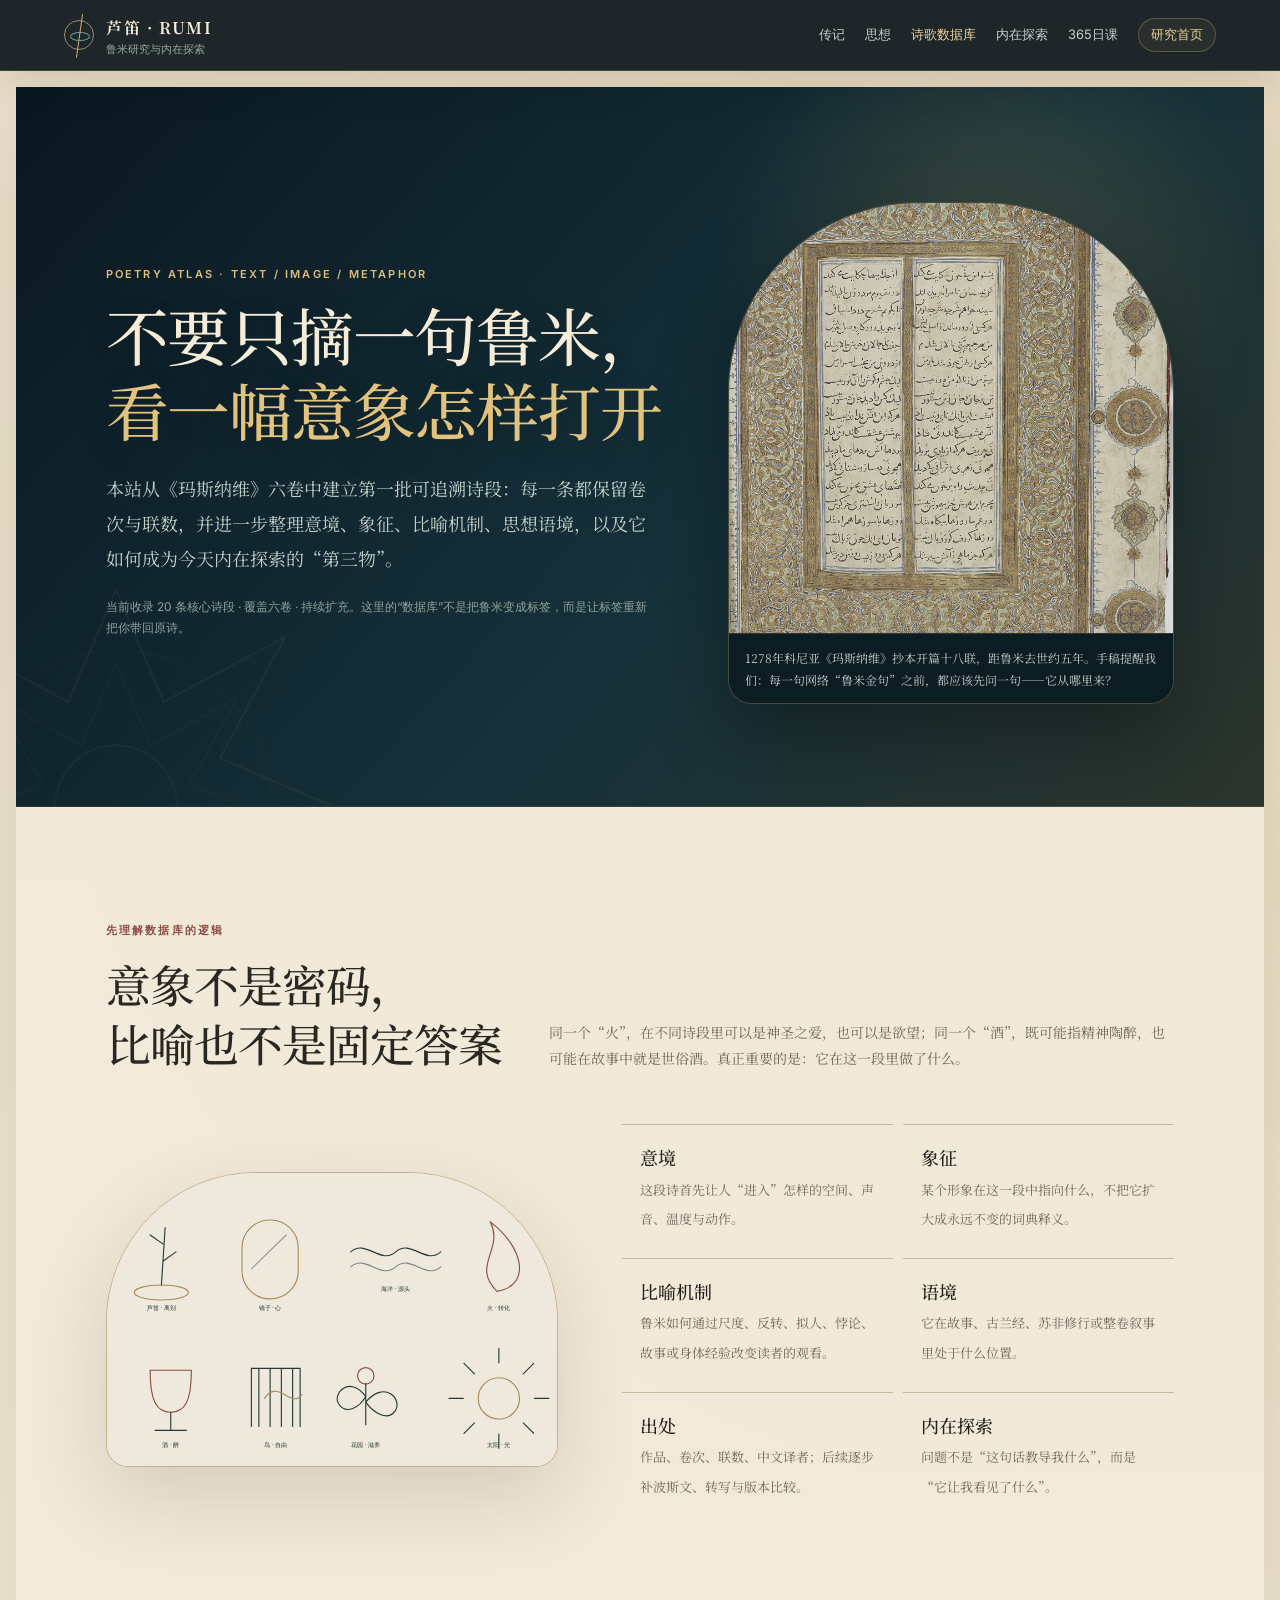
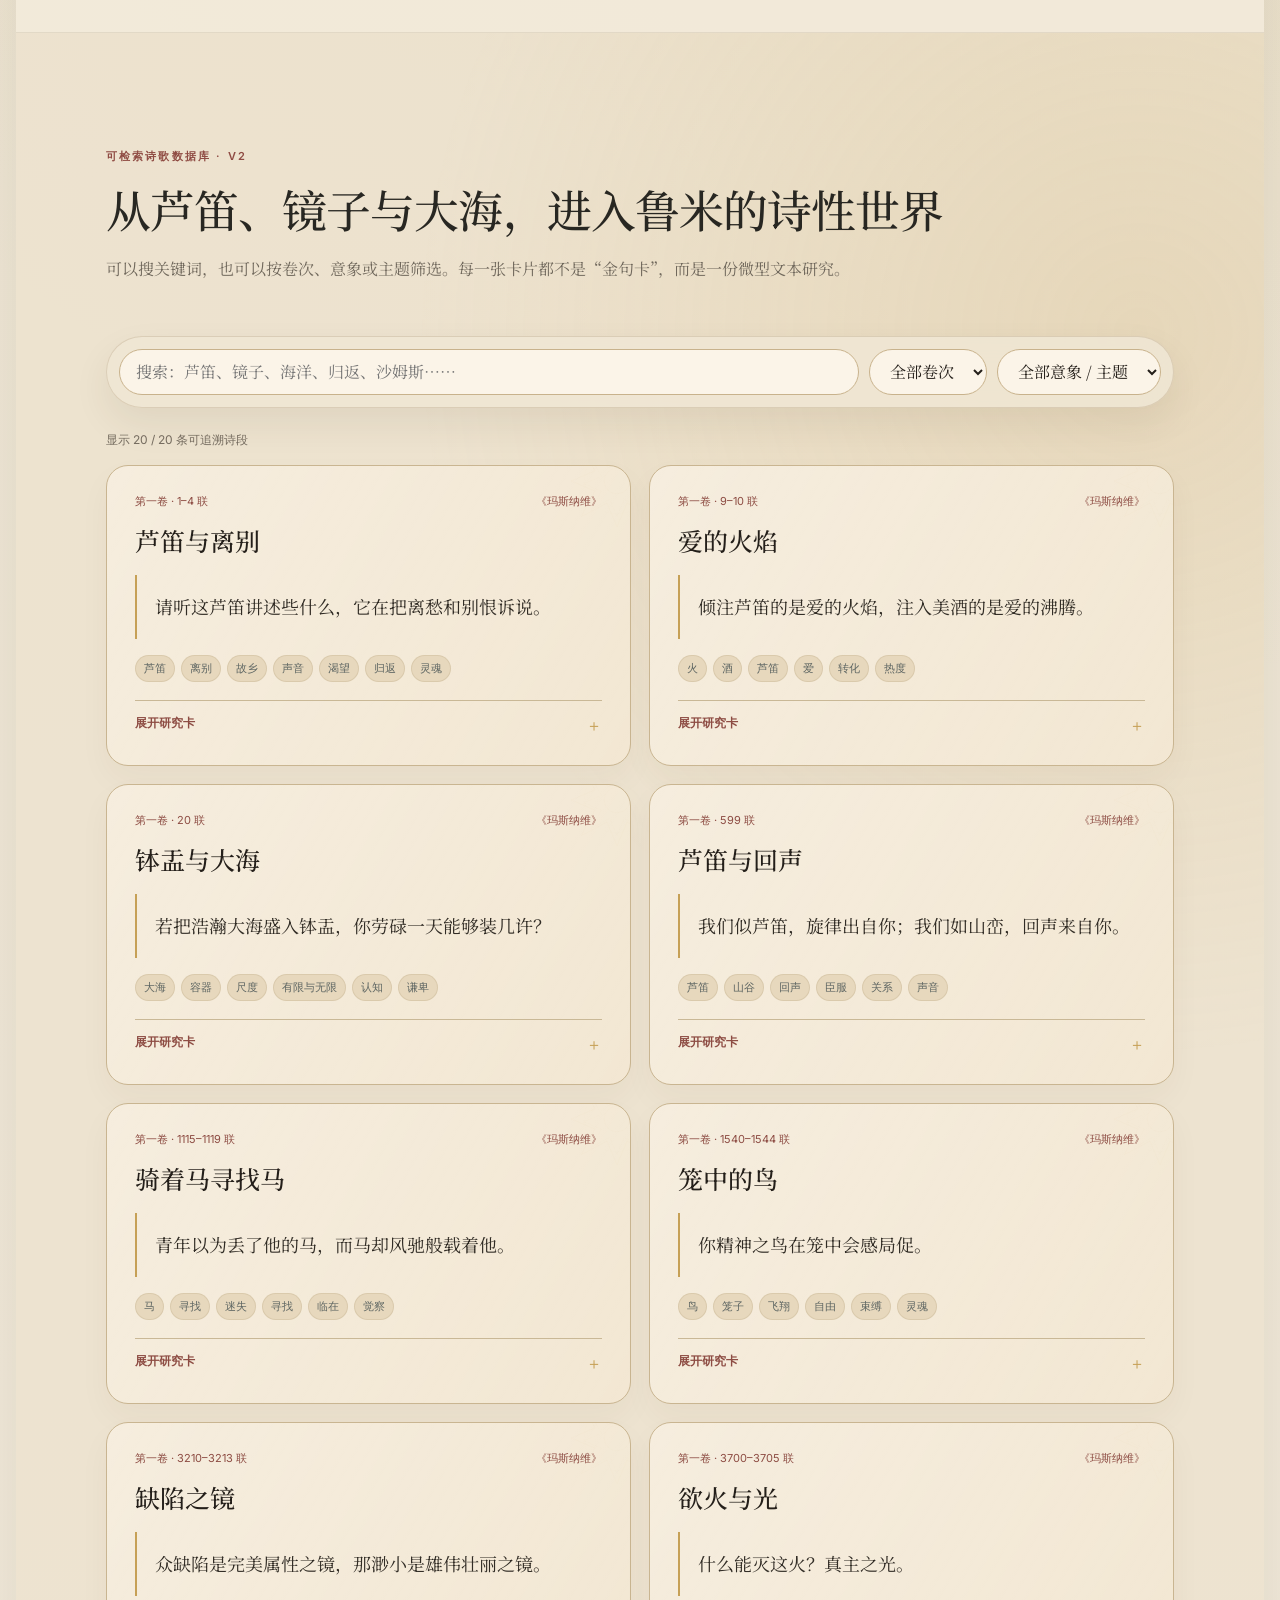
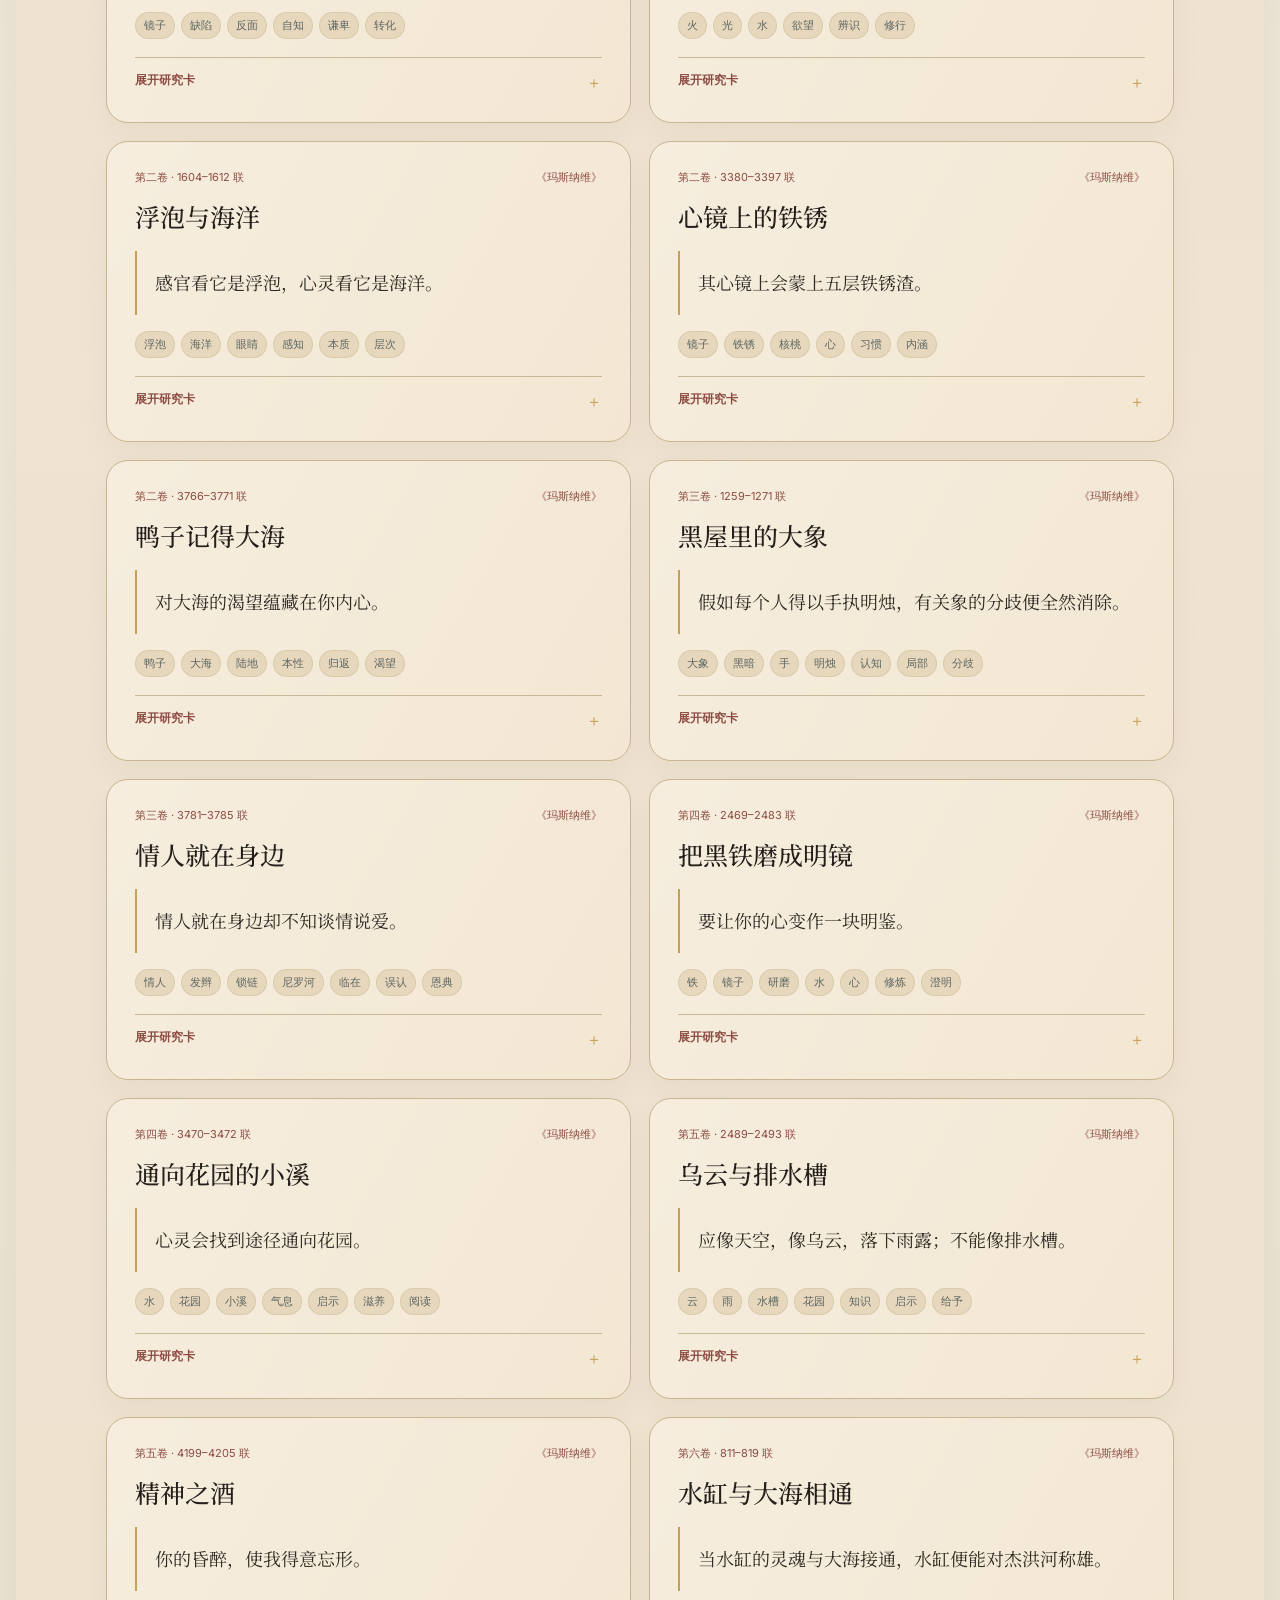
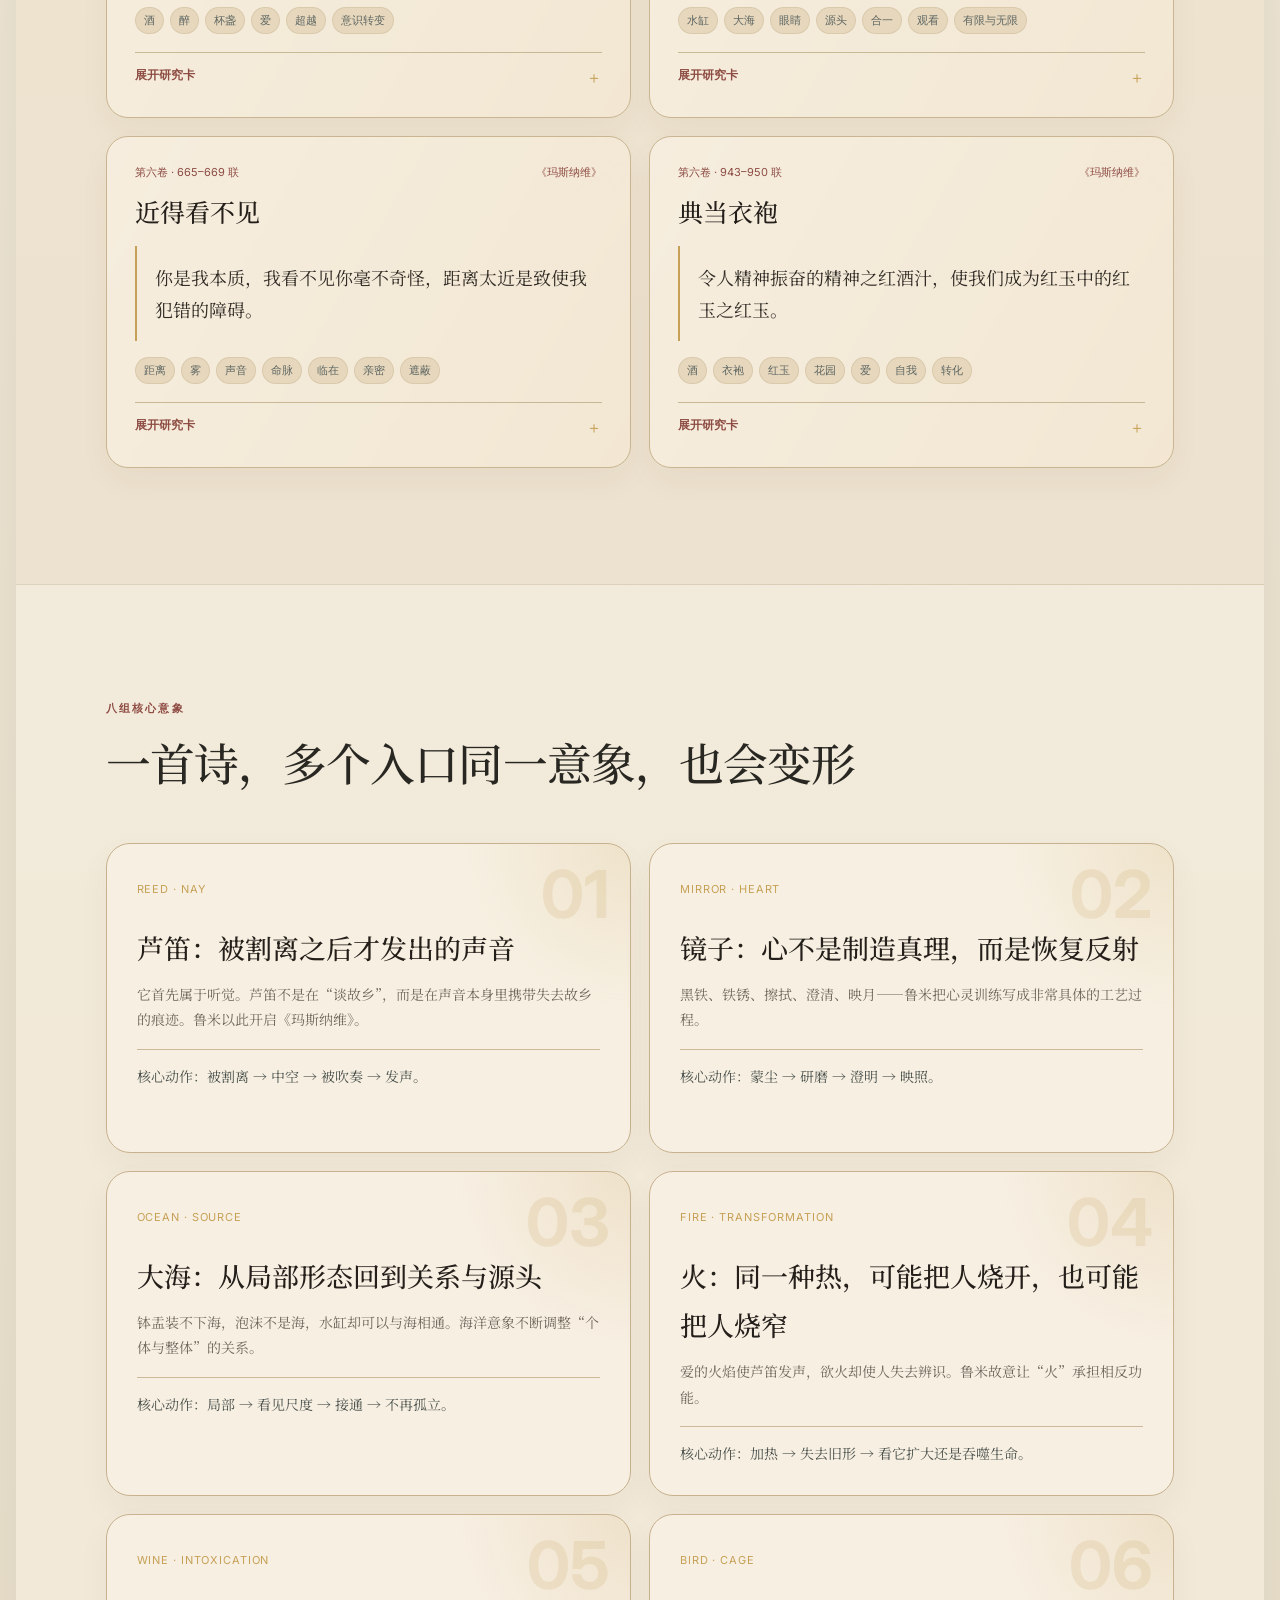
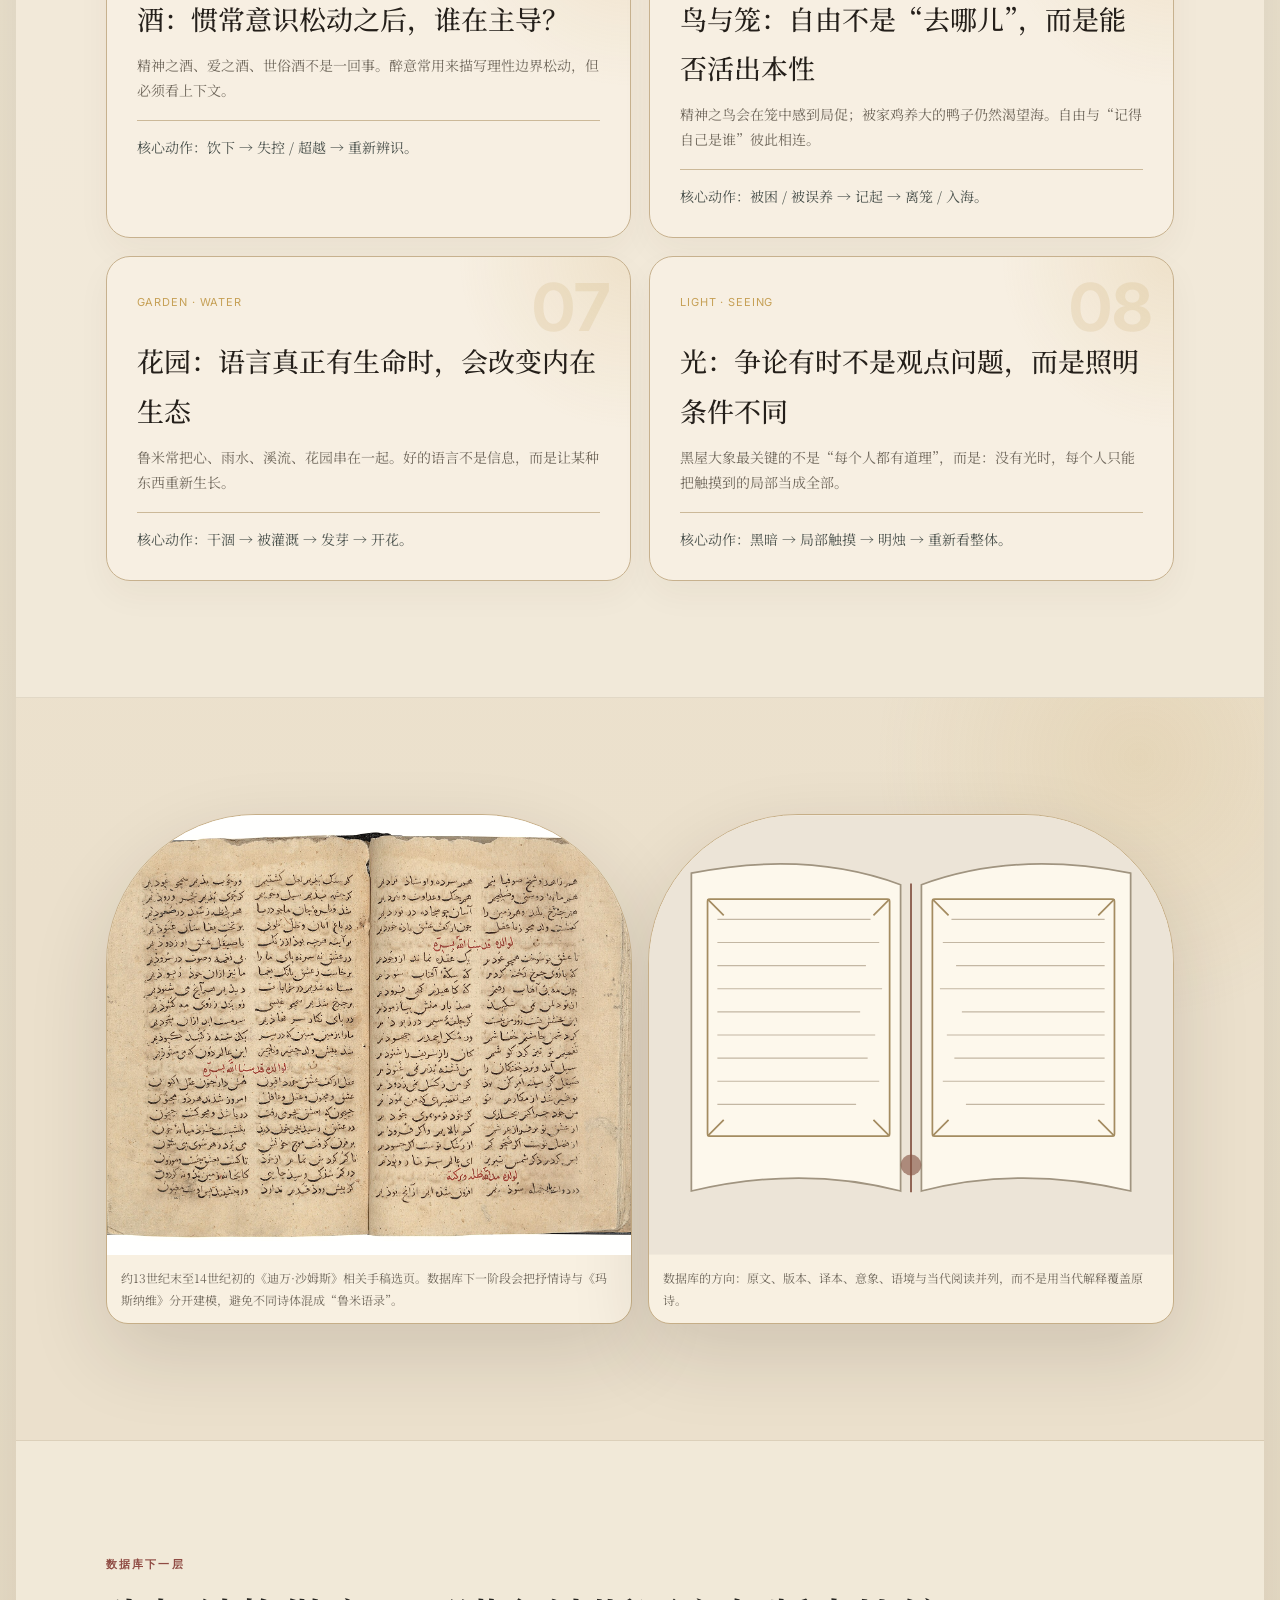
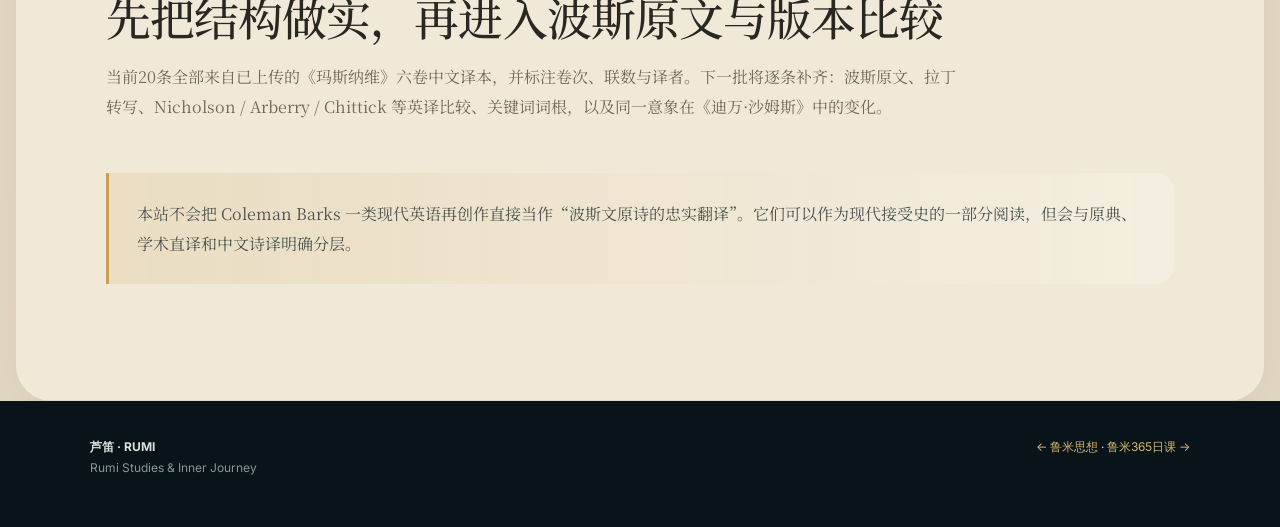
<file: poetry/index.html>
<!doctype html>
<html lang="zh-CN">
<head>
  <meta charset="utf-8" />
  <meta name="viewport" content="width=device-width, initial-scale=1" />
  <meta name="description" content="鲁米诗歌与意象数据库：按《玛斯纳维》卷次、主题与意象检索，阅读出处、意境、象征、比喻机制与内在探索问题。" />
  <title>诗歌与意象数据库｜芦笛 · RUMI</title>
  <link rel="icon" href="../assets/favicon.svg" type="image/svg+xml" />
  <link rel="preconnect" href="https://fonts.googleapis.com">
  <link rel="preconnect" href="https://fonts.gstatic.com" crossorigin>
  <link href="https://fonts.googleapis.com/css2?family=Cormorant+Garamond:ital,wght@0,500;0,600;1,500&family=Noto+Serif+SC:wght@400;500;600&family=Inter:wght@400;500;600&display=swap" rel="stylesheet">
  <link rel="stylesheet" href="../pages.css?v=20261004-v4" />
</head>
<body class="poetry-page">
<header class="page-header">
  <a class="page-brand" href="../"><span class="mark" aria-hidden="true"></span><span><strong>芦笛 · RUMI</strong><small>鲁米研究与内在探索</small></span></a>
  <nav class="page-nav" aria-label="主导航">
    <a href="../biography/">传记</a><a href="../thought/">思想</a><a class="active" href="./">诗歌数据库</a><a href="../journey/">内在探索</a><a href="../daily/">365日课</a><a class="pill" href="../">研究首页</a>
  </nav>
  <button class="page-toggle" aria-expanded="false" aria-label="打开导航">☰</button>
</header>

<main class="page-main">
  <section class="page-hero">
    <div>
      <p class="eyebrow">POETRY ATLAS · TEXT / IMAGE / METAPHOR</p>
      <h1 class="page-title"><span>不要只摘一句鲁米，</span><span>看一幅意象怎样打开</span></h1>
      <p class="hero-lede">本站从《玛斯纳维》六卷中建立第一批可追溯诗段：每一条都保留卷次与联数，并进一步整理意境、象征、比喻机制、思想语境，以及它如何成为今天内在探索的“第三物”。</p>
      <p class="hero-note">当前收录 20 条核心诗段 · 覆盖六卷 · 持续扩充。这里的“数据库”不是把鲁米变成标签，而是让标签重新把你带回原诗。</p>
    </div>
    <figure class="hero-visual">
      <img src="../assets/history/masnavi-1278.jpg" alt="1278年科尼亚抄写的《玛斯纳维》开篇十八联手稿" />
      <figcaption>1278年科尼亚《玛斯纳维》抄本开篇十八联，距鲁米去世约五年。手稿提醒我们：每一句网络“鲁米金句”之前，都应该先问一句——它从哪里来？</figcaption>
    </figure>
  </section>

  <section class="section">
    <div class="section-head split-head">
      <div>
        <p class="eyebrow">先理解数据库的逻辑</p>
        <h2 class="section-title"><span>意象不是密码，</span><span>比喻也不是固定答案</span></h2>
      </div>
      <p>同一个“火”，在不同诗段里可以是神圣之爱，也可以是欲望；同一个“酒”，既可能指精神陶醉，也可能在故事中就是世俗酒。真正重要的是：它在这一段里做了什么。</p>
    </div>

    <div class="atlas-wrap">
      <figure><img src="../assets/metaphor-atlas.svg" alt="鲁米常见意象图谱：芦笛、镜子、海洋、火、酒、鸟、花园、太阳" /></figure>
      <div>
        <div class="motif-list">
          <div class="motif-item"><strong>意境</strong><span>这段诗首先让人“进入”怎样的空间、声音、温度与动作。</span></div>
          <div class="motif-item"><strong>象征</strong><span>某个形象在这一段中指向什么，不把它扩大成永远不变的词典释义。</span></div>
          <div class="motif-item"><strong>比喻机制</strong><span>鲁米如何通过尺度、反转、拟人、悖论、故事或身体经验改变读者的观看。</span></div>
          <div class="motif-item"><strong>语境</strong><span>它在故事、古兰经、苏非修行或整卷叙事里处于什么位置。</span></div>
          <div class="motif-item"><strong>出处</strong><span>作品、卷次、联数、中文译者；后续逐步补波斯文、转写与版本比较。</span></div>
          <div class="motif-item"><strong>内在探索</strong><span>问题不是“这句话教导我什么”，而是“它让我看见了什么”。</span></div>
        </div>
      </div>
    </div>
  </section>

  <section class="section" id="database">
    <div class="section-head">
      <p class="eyebrow">可检索诗歌数据库 · v2</p>
      <h2 class="section-title"><span>从芦笛、镜子与大海，</span><span>进入鲁米的诗性世界</span></h2>
      <p>可以搜关键词，也可以按卷次、意象或主题筛选。每一张卡片都不是“金句卡”，而是一份微型文本研究。</p>
    </div>

    <div class="poetry-tools" aria-label="诗歌筛选工具">
      <input id="poetry-search" type="search" placeholder="搜索：芦笛、镜子、海洋、归返、沙姆斯……" aria-label="搜索诗歌数据库" />
      <select id="book-filter" aria-label="按卷次筛选">
        <option value="">全部卷次</option>
      </select>
      <select id="motif-filter" aria-label="按意象或主题筛选">
        <option value="">全部意象 / 主题</option>
      </select>
    </div>
    <p class="poetry-count" id="poetry-count" aria-live="polite">正在读取诗歌条目……</p>
    <div class="poetry-grid" id="poetry-grid"></div>
    <div id="poetry-empty" class="callout" hidden>暂时没有匹配条目。可以换一个关键词，或清除筛选条件。</div>
  </section>

  <section class="section">
    <div class="section-head">
      <p class="eyebrow">八组核心意象</p>
      <h2 class="section-title"><span>一首诗，多个入口</span><span>同一意象，也会变形</span></h2>
    </div>
    <div class="thought-axis">
      <article class="axis-card"><span class="num">01</span><span class="term">REED · NAY</span><h3>芦笛：被割离之后才发出的声音</h3><p>它首先属于听觉。芦笛不是在“谈故乡”，而是在声音本身里携带失去故乡的痕迹。鲁米以此开启《玛斯纳维》。</p><div class="key">核心动作：被割离 → 中空 → 被吹奏 → 发声。</div></article>
      <article class="axis-card"><span class="num">02</span><span class="term">MIRROR · HEART</span><h3>镜子：心不是制造真理，而是恢复反射</h3><p>黑铁、铁锈、擦拭、澄清、映月——鲁米把心灵训练写成非常具体的工艺过程。</p><div class="key">核心动作：蒙尘 → 研磨 → 澄明 → 映照。</div></article>
      <article class="axis-card"><span class="num">03</span><span class="term">OCEAN · SOURCE</span><h3>大海：从局部形态回到关系与源头</h3><p>钵盂装不下海，泡沫不是海，水缸却可以与海相通。海洋意象不断调整“个体与整体”的关系。</p><div class="key">核心动作：局部 → 看见尺度 → 接通 → 不再孤立。</div></article>
      <article class="axis-card"><span class="num">04</span><span class="term">FIRE · TRANSFORMATION</span><h3>火：同一种热，可能把人烧开，也可能把人烧窄</h3><p>爱的火焰使芦笛发声，欲火却使人失去辨识。鲁米故意让“火”承担相反功能。</p><div class="key">核心动作：加热 → 失去旧形 → 看它扩大还是吞噬生命。</div></article>
      <article class="axis-card"><span class="num">05</span><span class="term">WINE · INTOXICATION</span><h3>酒：惯常意识松动之后，谁在主导？</h3><p>精神之酒、爱之酒、世俗酒不是一回事。醉意常用来描写理性边界松动，但必须看上下文。</p><div class="key">核心动作：饮下 → 失控 / 超越 → 重新辨识。</div></article>
      <article class="axis-card"><span class="num">06</span><span class="term">BIRD · CAGE</span><h3>鸟与笼：自由不是“去哪儿”，而是能否活出本性</h3><p>精神之鸟会在笼中感到局促；被家鸡养大的鸭子仍然渴望海。自由与“记得自己是谁”彼此相连。</p><div class="key">核心动作：被困 / 被误养 → 记起 → 离笼 / 入海。</div></article>
      <article class="axis-card"><span class="num">07</span><span class="term">GARDEN · WATER</span><h3>花园：语言真正有生命时，会改变内在生态</h3><p>鲁米常把心、雨水、溪流、花园串在一起。好的语言不是信息，而是让某种东西重新生长。</p><div class="key">核心动作：干涸 → 被灌溉 → 发芽 → 开花。</div></article>
      <article class="axis-card"><span class="num">08</span><span class="term">LIGHT · SEEING</span><h3>光：争论有时不是观点问题，而是照明条件不同</h3><p>黑屋大象最关键的不是“每个人都有道理”，而是：没有光时，每个人只能把触摸到的局部当成全部。</p><div class="key">核心动作：黑暗 → 局部触摸 → 明烛 → 重新看整体。</div></article>
    </div>
  </section>

  <section class="section">
    <div class="image-pair">
      <figure>
        <img src="../assets/history/divan-shams-manuscript.jpg" alt="13至14世纪安纳托利亚《迪万·沙姆斯》与苏丹瓦拉德诗集手稿选页" />
        <figcaption>约13世纪末至14世纪初的《迪万·沙姆斯》相关手稿选页。数据库下一阶段会把抒情诗与《玛斯纳维》分开建模，避免不同诗体混成“鲁米语录”。</figcaption>
      </figure>
      <figure>
        <img src="../assets/manuscript-study.svg" alt="展开的书页、行线与几何边框组成的原典研究插图" />
        <figcaption>数据库的方向：原文、版本、译本、意象、语境与当代阅读并列，而不是用当代解释覆盖原诗。</figcaption>
      </figure>
    </div>
  </section>

  <section class="section">
    <div class="section-head">
      <p class="eyebrow">数据库下一层</p>
      <h2 class="section-title"><span>先把结构做实，</span><span>再进入波斯原文与版本比较</span></h2>
      <p>当前20条全部来自已上传的《玛斯纳维》六卷中文译本，并标注卷次、联数与译者。下一批将逐条补齐：波斯原文、拉丁转写、Nicholson / Arberry / Chittick 等英译比较、关键词词根，以及同一意象在《迪万·沙姆斯》中的变化。</p>
    </div>
    <div class="callout">本站不会把 Coleman Barks 一类现代英语再创作直接当作“波斯文原诗的忠实翻译”。它们可以作为现代接受史的一部分阅读，但会与原典、学术直译和中文诗译明确分层。</div>
  </section>
</main>

<footer class="page-footer"><div><strong>芦笛 · RUMI</strong><p>Rumi Studies & Inner Journey</p></div><div><a href="../thought/">← 鲁米思想</a> · <a href="../daily/">鲁米365日课 →</a></div></footer>
<script src="./poetry.js?v=20261004-v4"></script>
</body>
</html>
</file>
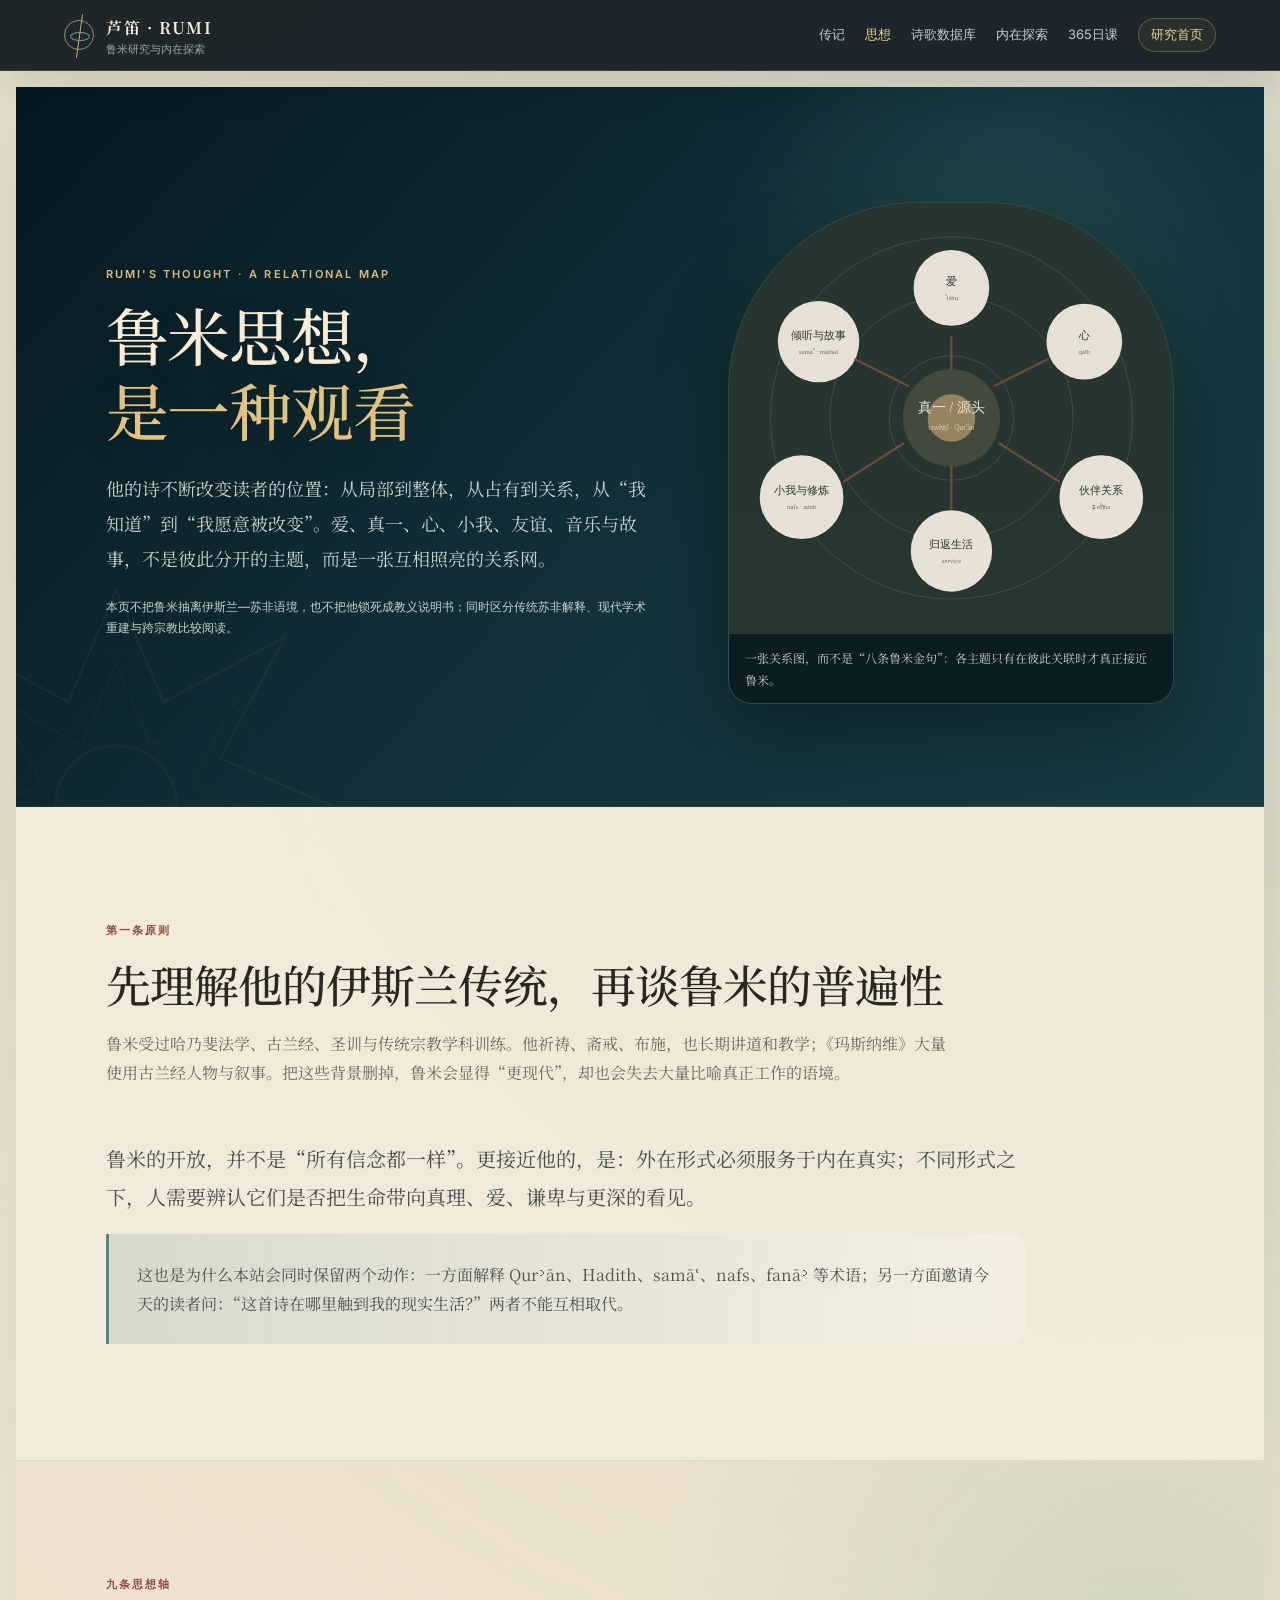
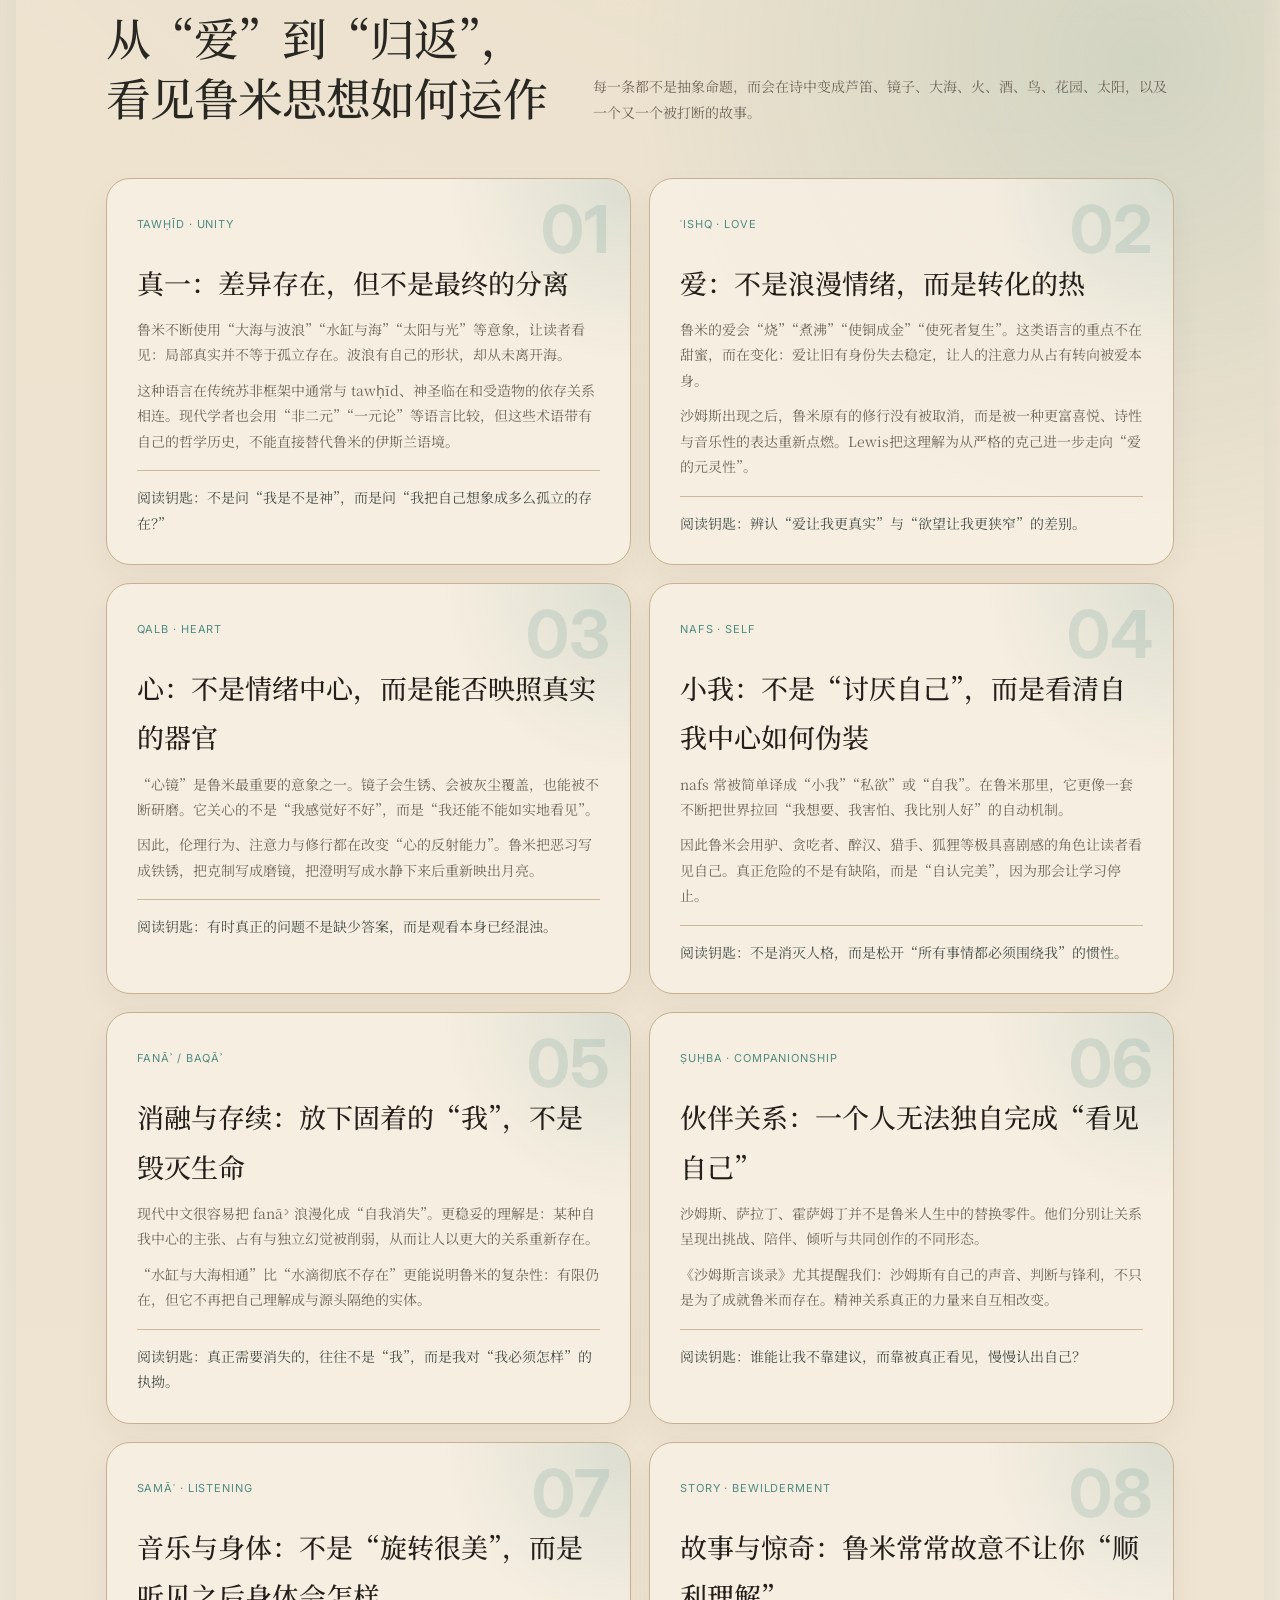
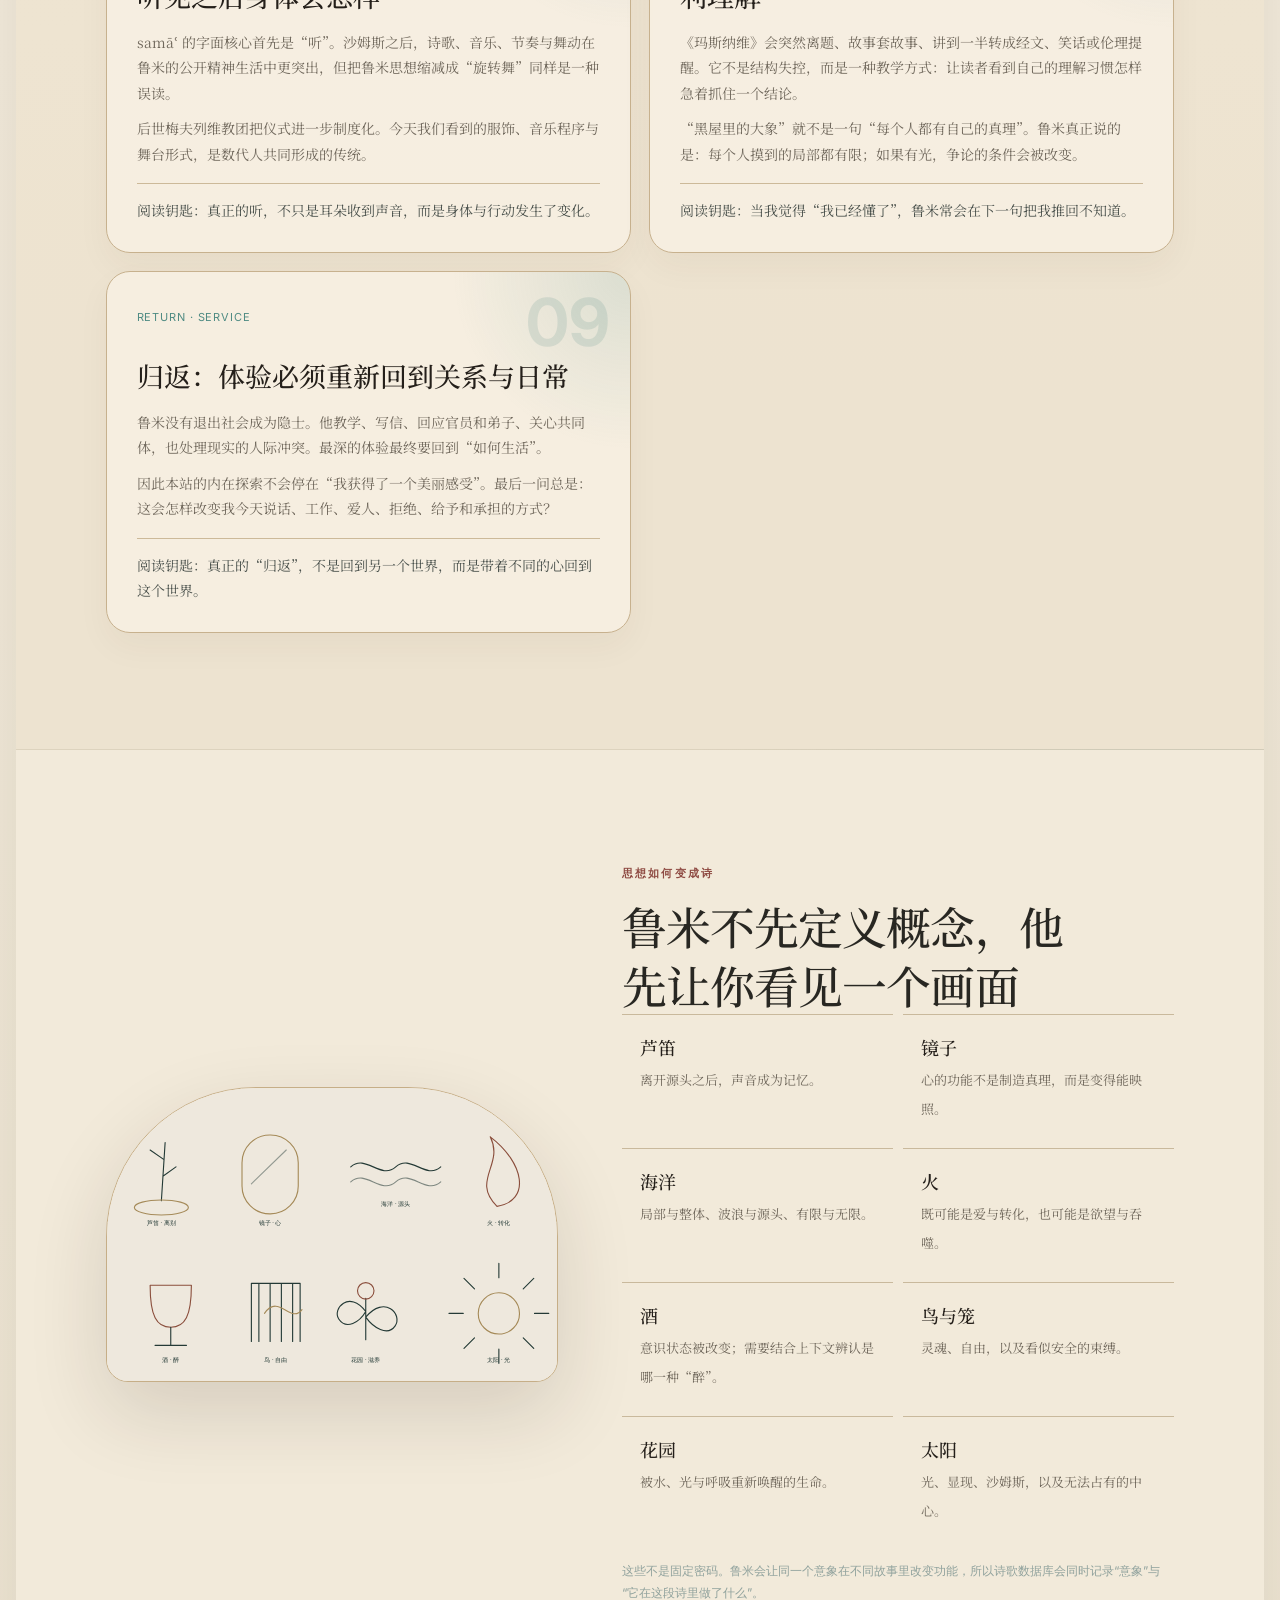
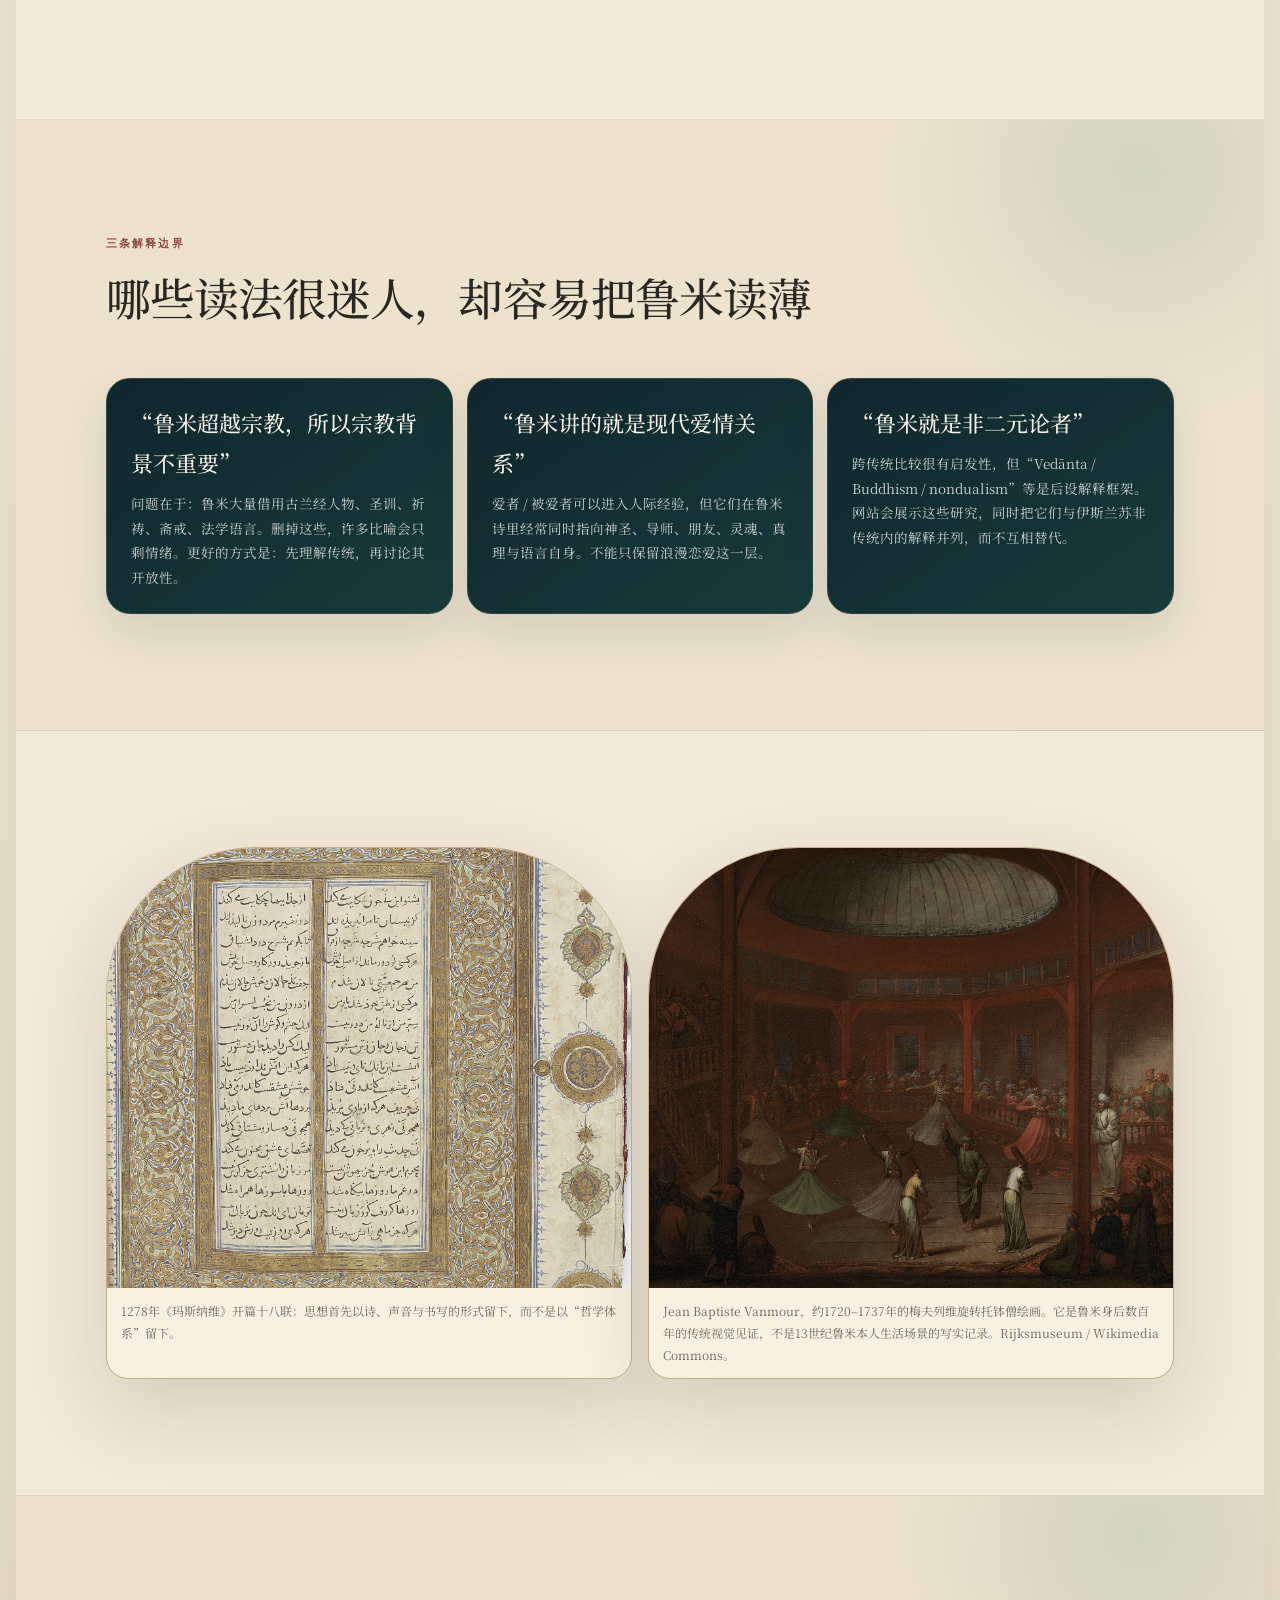
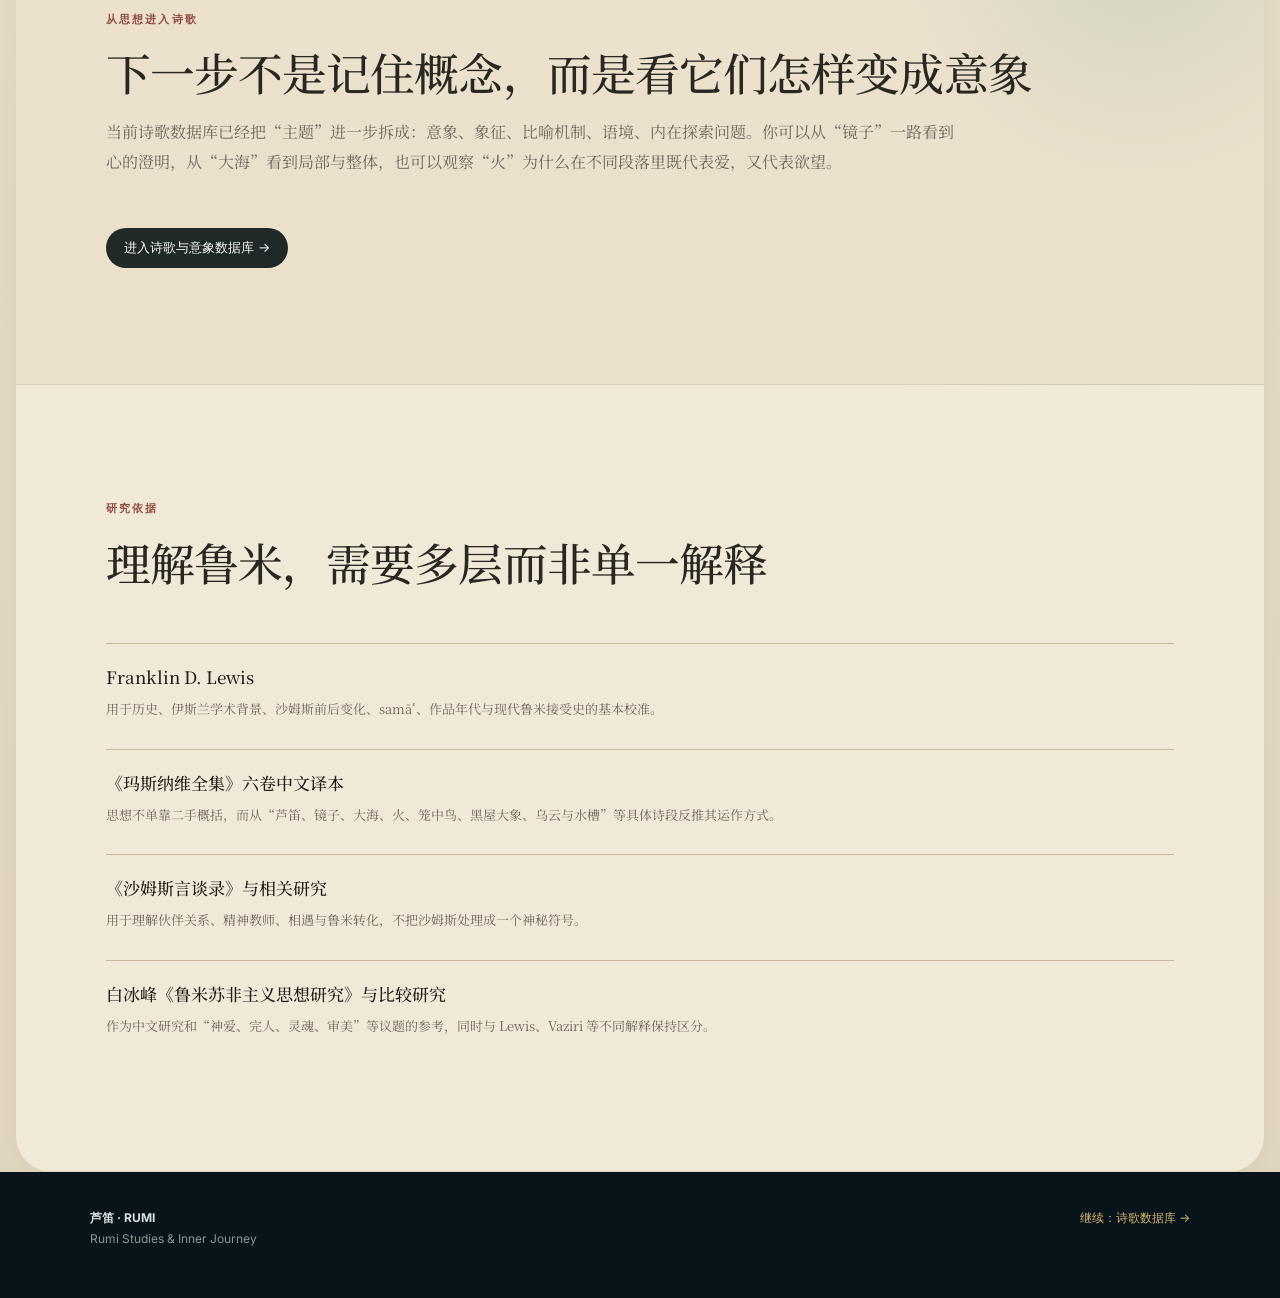
<file: thought/index.html>
<!doctype html>
<html lang="zh-CN">
<head>
  <meta charset="utf-8" />
  <meta name="viewport" content="width=device-width, initial-scale=1" />
  <meta name="description" content="鲁米思想：爱、真一、心、小我、伙伴关系、samāʿ、故事、惊奇与归返。" />
  <title>鲁米思想｜芦笛 · RUMI</title>
  <link rel="icon" href="../assets/favicon.svg" type="image/svg+xml" />
  <link rel="preconnect" href="https://fonts.googleapis.com">
  <link rel="preconnect" href="https://fonts.gstatic.com" crossorigin>
  <link href="https://fonts.googleapis.com/css2?family=Cormorant+Garamond:ital,wght@0,500;0,600;1,500&family=Noto+Serif+SC:wght@400;500;600&family=Inter:wght@400;500;600&display=swap" rel="stylesheet">
  <link rel="stylesheet" href="../pages.css?v=20261004-v4" />
</head>
<body class="thought-page">
<header class="page-header">
  <a class="page-brand" href="../"><span class="mark" aria-hidden="true"></span><span><strong>芦笛 · RUMI</strong><small>鲁米研究与内在探索</small></span></a>
  <nav class="page-nav" aria-label="主导航">
    <a href="../biography/">传记</a><a class="active" href="./">思想</a><a href="../poetry/">诗歌数据库</a><a href="../journey/">内在探索</a><a href="../daily/">365日课</a><a class="pill" href="../">研究首页</a>
  </nav>
  <button class="page-toggle" aria-expanded="false" aria-label="打开导航">☰</button>
</header>

<main class="page-main">
  <section class="page-hero thought-hero">
    <div>
      <p class="eyebrow">RUMI'S THOUGHT · A RELATIONAL MAP</p>
      <h1 class="page-title"><span>鲁米思想，</span><span>是一种观看</span></h1>
      <p class="hero-lede">他的诗不断改变读者的位置：从局部到整体，从占有到关系，从“我知道”到“我愿意被改变”。爱、真一、心、小我、友谊、音乐与故事，不是彼此分开的主题，而是一张互相照亮的关系网。</p>
      <p class="hero-note">本页不把鲁米抽离伊斯兰—苏非语境，也不把他锁死成教义说明书；同时区分传统苏非解释、现代学术重建与跨宗教比较阅读。</p>
    </div>
    <figure class="hero-visual">
      <img src="../assets/thought-map.svg" alt="鲁米思想关系图：真一、爱、心、伙伴关系、修炼、倾听与归返生活" />
      <figcaption>一张关系图，而不是“八条鲁米金句”：各主题只有在彼此关联时才真正接近鲁米。</figcaption>
    </figure>
  </section>

  <section class="section">
    <div class="section-head">
      <p class="eyebrow">第一条原则</p>
      <h2 class="section-title"><span>先理解他的伊斯兰传统，</span><span>再谈鲁米的普遍性</span></h2>
      <p>鲁米受过哈乃斐法学、古兰经、圣训与传统宗教学科训练。他祈祷、斋戒、布施，也长期讲道和教学；《玛斯纳维》大量使用古兰经人物与叙事。把这些背景删掉，鲁米会显得“更现代”，却也会失去大量比喻真正工作的语境。</p>
    </div>
    <div class="prose">
      <p class="lead">鲁米的开放，并不是“所有信念都一样”。更接近他的，是：外在形式必须服务于内在真实；不同形式之下，人需要辨认它们是否把生命带向真理、爱、谦卑与更深的看见。</p>
      <div class="callout">这也是为什么本站会同时保留两个动作：一方面解释 Qurʾān、Hadith、samāʿ、nafs、fanāʾ 等术语；另一方面邀请今天的读者问：“这首诗在哪里触到我的现实生活？”两者不能互相取代。</div>
    </div>
  </section>

  <section class="section">
    <div class="section-head split-head">
      <div><p class="eyebrow">九条思想轴</p><h2 class="section-title"><span>从“爱”到“归返”，</span><span>看见鲁米思想如何运作</span></h2></div>
      <p>每一条都不是抽象命题，而会在诗中变成芦笛、镜子、大海、火、酒、鸟、花园、太阳，以及一个又一个被打断的故事。</p>
    </div>

    <div class="thought-axis">
      <article class="axis-card">
        <span class="num">01</span><span class="term">TAWḤĪD · UNITY</span>
        <h3>真一：差异存在，但不是最终的分离</h3>
        <p>鲁米不断使用“大海与波浪”“水缸与海”“太阳与光”等意象，让读者看见：局部真实并不等于孤立存在。波浪有自己的形状，却从未离开海。</p>
        <p>这种语言在传统苏非框架中通常与 tawḥīd、神圣临在和受造物的依存关系相连。现代学者也会用“非二元”“一元论”等语言比较，但这些术语带有自己的哲学历史，不能直接替代鲁米的伊斯兰语境。</p>
        <div class="key">阅读钥匙：不是问“我是不是神”，而是问“我把自己想象成多么孤立的存在？”</div>
      </article>

      <article class="axis-card">
        <span class="num">02</span><span class="term">ʿISHQ · LOVE</span>
        <h3>爱：不是浪漫情绪，而是转化的热</h3>
        <p>鲁米的爱会“烧”“煮沸”“使铜成金”“使死者复生”。这类语言的重点不在甜蜜，而在变化：爱让旧有身份失去稳定，让人的注意力从占有转向被爱本身。</p>
        <p>沙姆斯出现之后，鲁米原有的修行没有被取消，而是被一种更富喜悦、诗性与音乐性的表达重新点燃。Lewis把这理解为从严格的克己进一步走向“爱的元灵性”。</p>
        <div class="key">阅读钥匙：辨认“爱让我更真实”与“欲望让我更狭窄”的差别。</div>
      </article>

      <article class="axis-card">
        <span class="num">03</span><span class="term">QALB · HEART</span>
        <h3>心：不是情绪中心，而是能否映照真实的器官</h3>
        <p>“心镜”是鲁米最重要的意象之一。镜子会生锈、会被灰尘覆盖，也能被不断研磨。它关心的不是“我感觉好不好”，而是“我还能不能如实地看见”。</p>
        <p>因此，伦理行为、注意力与修行都在改变“心的反射能力”。鲁米把恶习写成铁锈，把克制写成磨镜，把澄明写成水静下来后重新映出月亮。</p>
        <div class="key">阅读钥匙：有时真正的问题不是缺少答案，而是观看本身已经混浊。</div>
      </article>

      <article class="axis-card">
        <span class="num">04</span><span class="term">NAFS · SELF</span>
        <h3>小我：不是“讨厌自己”，而是看清自我中心如何伪装</h3>
        <p>nafs 常被简单译成“小我”“私欲”或“自我”。在鲁米那里，它更像一套不断把世界拉回“我想要、我害怕、我比别人好”的自动机制。</p>
        <p>因此鲁米会用驴、贪吃者、醉汉、猎手、狐狸等极具喜剧感的角色让读者看见自己。真正危险的不是有缺陷，而是“自认完美”，因为那会让学习停止。</p>
        <div class="key">阅读钥匙：不是消灭人格，而是松开“所有事情都必须围绕我”的惯性。</div>
      </article>

      <article class="axis-card">
        <span class="num">05</span><span class="term">FANĀʾ / BAQĀʾ</span>
        <h3>消融与存续：放下固着的“我”，不是毁灭生命</h3>
        <p>现代中文很容易把 fanāʾ 浪漫化成“自我消失”。更稳妥的理解是：某种自我中心的主张、占有与独立幻觉被削弱，从而让人以更大的关系重新存在。</p>
        <p>“水缸与大海相通”比“水滴彻底不存在”更能说明鲁米的复杂性：有限仍在，但它不再把自己理解成与源头隔绝的实体。</p>
        <div class="key">阅读钥匙：真正需要消失的，往往不是“我”，而是我对“我必须怎样”的执拗。</div>
      </article>

      <article class="axis-card">
        <span class="num">06</span><span class="term">ṢUḤBA · COMPANIONSHIP</span>
        <h3>伙伴关系：一个人无法独自完成“看见自己”</h3>
        <p>沙姆斯、萨拉丁、霍萨姆丁并不是鲁米人生中的替换零件。他们分别让关系呈现出挑战、陪伴、倾听与共同创作的不同形态。</p>
        <p>《沙姆斯言谈录》尤其提醒我们：沙姆斯有自己的声音、判断与锋利，不只是为了成就鲁米而存在。精神关系真正的力量来自互相改变。</p>
        <div class="key">阅读钥匙：谁能让我不靠建议，而靠被真正看见，慢慢认出自己？</div>
      </article>

      <article class="axis-card">
        <span class="num">07</span><span class="term">SAMĀʿ · LISTENING</span>
        <h3>音乐与身体：不是“旋转很美”，而是听见之后身体会怎样</h3>
        <p>samāʿ 的字面核心首先是“听”。沙姆斯之后，诗歌、音乐、节奏与舞动在鲁米的公开精神生活中更突出，但把鲁米思想缩减成“旋转舞”同样是一种误读。</p>
        <p>后世梅夫列维教团把仪式进一步制度化。今天我们看到的服饰、音乐程序与舞台形式，是数代人共同形成的传统。</p>
        <div class="key">阅读钥匙：真正的听，不只是耳朵收到声音，而是身体与行动发生了变化。</div>
      </article>

      <article class="axis-card">
        <span class="num">08</span><span class="term">STORY · BEWILDERMENT</span>
        <h3>故事与惊奇：鲁米常常故意不让你“顺利理解”</h3>
        <p>《玛斯纳维》会突然离题、故事套故事、讲到一半转成经文、笑话或伦理提醒。它不是结构失控，而是一种教学方式：让读者看到自己的理解习惯怎样急着抓住一个结论。</p>
        <p>“黑屋里的大象”就不是一句“每个人都有自己的真理”。鲁米真正说的是：每个人摸到的局部都有限；如果有光，争论的条件会被改变。</p>
        <div class="key">阅读钥匙：当我觉得“我已经懂了”，鲁米常会在下一句把我推回不知道。</div>
      </article>

      <article class="axis-card">
        <span class="num">09</span><span class="term">RETURN · SERVICE</span>
        <h3>归返：体验必须重新回到关系与日常</h3>
        <p>鲁米没有退出社会成为隐士。他教学、写信、回应官员和弟子、关心共同体，也处理现实的人际冲突。最深的体验最终要回到“如何生活”。</p>
        <p>因此本站的内在探索不会停在“我获得了一个美丽感受”。最后一问总是：这会怎样改变我今天说话、工作、爱人、拒绝、给予和承担的方式？</p>
        <div class="key">阅读钥匙：真正的“归返”，不是回到另一个世界，而是带着不同的心回到这个世界。</div>
      </article>
    </div>
  </section>

  <section class="section">
    <div class="atlas-wrap">
      <figure><img src="../assets/metaphor-atlas.svg" alt="鲁米常见意象图谱：芦笛、镜子、海洋、火、酒、鸟、花园、太阳" /></figure>
      <div>
        <p class="eyebrow">思想如何变成诗</p>
        <h2 class="section-title"><span>鲁米不先定义概念，</span><span>他先让你看见一个画面</span></h2>
        <div class="motif-list">
          <div class="motif-item"><strong>芦笛</strong><span>离开源头之后，声音成为记忆。</span></div>
          <div class="motif-item"><strong>镜子</strong><span>心的功能不是制造真理，而是变得能映照。</span></div>
          <div class="motif-item"><strong>海洋</strong><span>局部与整体、波浪与源头、有限与无限。</span></div>
          <div class="motif-item"><strong>火</strong><span>既可能是爱与转化，也可能是欲望与吞噬。</span></div>
          <div class="motif-item"><strong>酒</strong><span>意识状态被改变；需要结合上下文辨认是哪一种“醉”。</span></div>
          <div class="motif-item"><strong>鸟与笼</strong><span>灵魂、自由，以及看似安全的束缚。</span></div>
          <div class="motif-item"><strong>花园</strong><span>被水、光与呼吸重新唤醒的生命。</span></div>
          <div class="motif-item"><strong>太阳</strong><span>光、显现、沙姆斯，以及无法占有的中心。</span></div>
        </div>
        <p class="hero-note">这些不是固定密码。鲁米会让同一个意象在不同故事里改变功能，所以诗歌数据库会同时记录“意象”与“它在这段诗里做了什么”。</p>
      </div>
    </div>
  </section>

  <section class="section">
    <div class="section-head">
      <p class="eyebrow">三条解释边界</p>
      <h2 class="section-title"><span>哪些读法很迷人，</span><span>却容易把鲁米读薄</span></h2>
    </div>
    <div class="boundary-grid">
      <article class="boundary-card"><h3>“鲁米超越宗教，所以宗教背景不重要”</h3><p>问题在于：鲁米大量借用古兰经人物、圣训、祈祷、斋戒、法学语言。删掉这些，许多比喻会只剩情绪。更好的方式是：先理解传统，再讨论其开放性。</p></article>
      <article class="boundary-card"><h3>“鲁米讲的就是现代爱情关系”</h3><p>爱者 / 被爱者可以进入人际经验，但它们在鲁米诗里经常同时指向神圣、导师、朋友、灵魂、真理与语言自身。不能只保留浪漫恋爱这一层。</p></article>
      <article class="boundary-card"><h3>“鲁米就是非二元论者”</h3><p>跨传统比较很有启发性，但“Vedānta / Buddhism / nondualism”等是后设解释框架。网站会展示这些研究，同时把它们与伊斯兰苏非传统内的解释并列，而不互相替代。</p></article>
    </div>
  </section>

  <section class="section">
    <div class="image-pair">
      <figure>
        <img src="../assets/history/masnavi-1278.jpg" alt="1278年《玛斯纳维》开篇十八联手稿" />
        <figcaption>1278年《玛斯纳维》开篇十八联：思想首先以诗、声音与书写的形式留下，而不是以“哲学体系”留下。</figcaption>
      </figure>
      <figure>
        <img src="../assets/history/mevlevi-vanmour.jpg" alt="十八世纪Jean Baptiste Vanmour描绘的梅夫列维旋转托钵僧" />
        <figcaption>Jean Baptiste Vanmour，约1720–1737年的梅夫列维旋转托钵僧绘画。它是鲁米身后数百年的传统视觉见证，不是13世纪鲁米本人生活场景的写实记录。Rijksmuseum / Wikimedia Commons。</figcaption>
      </figure>
    </div>
  </section>

  <section class="section">
    <div class="section-head">
      <p class="eyebrow">从思想进入诗歌</p>
      <h2 class="section-title"><span>下一步不是记住概念，</span><span>而是看它们怎样变成意象</span></h2>
      <p>当前诗歌数据库已经把“主题”进一步拆成：意象、象征、比喻机制、语境、内在探索问题。你可以从“镜子”一路看到心的澄明，从“大海”看到局部与整体，也可以观察“火”为什么在不同段落里既代表爱，又代表欲望。</p>
    </div>
    <a href="../poetry/" style="display:inline-flex;padding:11px 18px;border-radius:999px;background:#1f2928;color:#fbfaf6;font:13px var(--sans)">进入诗歌与意象数据库 →</a>
  </section>

  <section class="section">
    <div class="section-head"><p class="eyebrow">研究依据</p><h2 class="section-title"><span>理解鲁米，</span><span>需要多层而非单一解释</span></h2></div>
    <div class="source-list">
      <div class="source-item"><strong>Franklin D. Lewis</strong><p>用于历史、伊斯兰学术背景、沙姆斯前后变化、samāʿ、作品年代与现代鲁米接受史的基本校准。</p></div>
      <div class="source-item"><strong>《玛斯纳维全集》六卷中文译本</strong><p>思想不单靠二手概括，而从“芦笛、镜子、大海、火、笼中鸟、黑屋大象、乌云与水槽”等具体诗段反推其运作方式。</p></div>
      <div class="source-item"><strong>《沙姆斯言谈录》与相关研究</strong><p>用于理解伙伴关系、精神教师、相遇与鲁米转化，不把沙姆斯处理成一个神秘符号。</p></div>
      <div class="source-item"><strong>白冰峰《鲁米苏非主义思想研究》与比较研究</strong><p>作为中文研究和“神爱、完人、灵魂、审美”等议题的参考，同时与 Lewis、Vaziri 等不同解释保持区分。</p></div>
    </div>
  </section>
</main>

<footer class="page-footer"><div><strong>芦笛 · RUMI</strong><p>Rumi Studies & Inner Journey</p></div><div><a href="../poetry/">继续：诗歌数据库 →</a></div></footer>
<script>
const t=document.querySelector('.page-toggle'),n=document.querySelector('.page-nav');
t?.addEventListener('click',()=>{const o=n.classList.toggle('open');t.setAttribute('aria-expanded',String(o));});
document.querySelectorAll('.page-nav a').forEach(a=>a.addEventListener('click',()=>n.classList.remove('open')));
</script>
</body>
</html>
</file>
<file: styles.css>
:root{
  --paper:#f2eee5;
  --paper-deep:#e7e0d5;
  --ink:#1f2928;
  --muted:#6f7671;
  --line:#d2cabd;
  --deep:#243a36;
  --jade:#5f746c;
  --rust:#8b4f3d;
  --gold:#a58a58;
  --white:#fbfaf6;
  --serif:"Noto Serif SC","Songti SC","STSong",serif;
  --sans:"Inter","PingFang SC","Microsoft YaHei",sans-serif;
  --shadow:0 26px 70px rgba(54,47,37,.10);
  --radius:18px;
  --page:1440px;
}
*{box-sizing:border-box}
html{scroll-behavior:smooth}
body{
  margin:0;
  overflow-x:hidden;
  background:var(--paper);
  color:var(--ink);
  font-family:var(--serif);
  line-height:1.82;
  text-rendering:optimizeLegibility;
}
img{display:block;max-width:100%}
a{color:inherit;text-decoration:none}
button,input{font:inherit}
button{color:inherit}
.site-header{
  position:sticky;
  top:0;
  z-index:30;
  display:flex;
  align-items:center;
  justify-content:space-between;
  gap:24px;
  padding:15px max(28px,5vw);
  background:rgba(242,238,229,.91);
  border-bottom:1px solid rgba(31,41,40,.08);
  backdrop-filter:blur(16px);
}
.brand{display:flex;align-items:center;gap:12px;min-width:max-content}
.brand strong{display:block;font-size:16px;letter-spacing:.08em}
.brand small{
  display:block;
  margin-top:1px;
  color:var(--muted);
  font-family:var(--sans);
  font-size:11px;
}
.brand-mark{
  position:relative;
  width:30px;height:30px;
  border:1px solid var(--ink);
  border-radius:50%;
  display:block;
}
.brand-mark:before{
  content:"";
  position:absolute;
  left:14px;top:-7px;
  width:1px;height:44px;
  background:var(--ink);
  transform:rotate(8deg);
}
.brand-mark:after{
  content:"";
  position:absolute;
  left:5px;top:11px;
  width:18px;height:7px;
  border:1px solid var(--gold);
  border-radius:50%;
  opacity:.8;
}
.main-nav{
  display:flex;
  align-items:center;
  gap:22px;
  font-family:var(--sans);
  font-size:13px;
}
.main-nav a{color:#46504d;white-space:nowrap}
.main-nav a:hover{color:var(--rust)}
.main-nav .nav-accent{
  padding:7px 12px;
  border:1px solid rgba(31,41,40,.16);
  border-radius:999px;
}
.nav-toggle{display:none;background:none;border:0;font-size:22px}
.hero,
.section,
footer{
  width:min(100%,var(--page));
  margin:0 auto;
}
.hero>*,.section>*{min-width:0}
.hero{
  min-height:calc(100vh - 65px);
  display:grid;
  grid-template-columns:minmax(0,1.1fr) minmax(330px,.9fr);
  grid-template-areas:
    "title title"
    "copy visual";
  gap:44px 7vw;
  align-items:center;
  padding:7vw 7vw 6vw;
  position:relative;
}
.hero:after{
  content:"";
  position:absolute;
  left:7vw;right:7vw;bottom:0;
  height:1px;
  background:linear-gradient(90deg,transparent,var(--line) 15%,var(--line) 85%,transparent);
}
.hero-title-wrap{grid-area:title}
.hero-copy{grid-area:copy;align-self:start}
.hero-visual{grid-area:visual;margin:0;align-self:center}
.eyebrow{
  margin:0 0 16px;
  color:var(--rust);
  font-family:var(--sans);
  font-size:11px;
  font-weight:600;
  letter-spacing:.18em;
  text-transform:uppercase;
}
h1,h2,h3{font-weight:500;margin:0}
.display-title{
  white-space:nowrap;
}
.display-title span{display:inline}
.hero-title{
  font-size:clamp(42px,4.35vw,68px);
  line-height:1.22;
  letter-spacing:-.025em;
}
.hero-lead{
  max-width:720px;
  margin:0 0 30px;
  color:#4f5955;
  font-size:18px;
}
.hero-actions{display:flex;gap:10px;flex-wrap:wrap}
.btn{
  display:inline-flex;
  min-height:44px;
  align-items:center;
  justify-content:center;
  padding:10px 18px;
  border:1px solid var(--ink);
  border-radius:999px;
  font-family:var(--sans);
  font-size:13px;
  letter-spacing:.02em;
  transition:.2s ease;
}
.btn:hover{transform:translateY(-1px)}
.btn.primary{background:var(--ink);color:var(--white)}
.btn.ghost{background:transparent}
.hero-footnote{
  margin:22px 0 0;
  color:var(--muted);
  font-family:var(--sans);
  font-size:11px;
  letter-spacing:.04em;
}
.hero-visual{
  position:relative;
  width:100%;
  overflow:hidden;
  border:1px solid rgba(31,41,40,.11);
  border-radius:28px;
  background:#eee8de;
  box-shadow:var(--shadow);
}
.hero-visual img{
  width:100%;
  aspect-ratio:1;
  object-fit:cover;
}
.hero-visual figcaption{
  position:absolute;
  left:20px;right:20px;bottom:18px;
  padding:10px 12px;
  border-radius:12px;
  background:rgba(242,238,229,.82);
  backdrop-filter:blur(8px);
  color:#4a524f;
  font-size:13px;
}
.hero-visual figcaption span{
  display:block;
  margin-bottom:2px;
  color:var(--rust);
  font-family:var(--sans);
  font-size:9px;
  letter-spacing:.16em;
}
.section{
  padding:110px 7vw;
  border-bottom:1px solid rgba(31,41,40,.09);
}
.section-heading{max-width:1120px;margin-bottom:48px}
.section-heading h2,
.method-copy h2,
.daily-copy h2{
  font-size:clamp(34px,3.65vw,54px);
  line-height:1.3;
  letter-spacing:-.018em;
}
.section-heading>p:not(.eyebrow){
  max-width:900px;
  margin:18px 0 0;
  color:var(--muted);
  font-size:16px;
}
.section-heading.split{
  max-width:none;
  display:flex;
  justify-content:space-between;
  align-items:end;
  gap:48px;
}
.muted{max-width:430px;margin:0;color:var(--muted);font-size:14px}
.v2-portals{background:linear-gradient(180deg,#ebe4d9,var(--paper))}
.portal-grid{display:grid;grid-template-columns:repeat(3,1fr);gap:16px}
.portal-card{
  display:flex;flex-direction:column;overflow:hidden;min-height:520px;
  border:1px solid rgba(31,41,40,.13);border-radius:22px;background:rgba(251,250,246,.66);
  transition:transform .2s ease,box-shadow .2s ease;
}
.portal-card:hover{transform:translateY(-3px);box-shadow:var(--shadow)}
.portal-card figure{margin:0;overflow:hidden;background:var(--paper-deep);border-bottom:1px solid var(--line)}
.portal-card figure img{width:100%;aspect-ratio:4/3;object-fit:cover}
.portal-card>div{display:flex;flex:1;flex-direction:column;padding:24px}
.portal-card span{color:var(--rust);font-family:var(--sans);font-size:10px;letter-spacing:.14em}
.portal-card h3{margin:10px 0 7px;font-size:27px}
.portal-card p{margin:0 0 20px;color:var(--muted);font-size:14px}
.portal-card strong{margin-top:auto;font-family:var(--sans);font-size:12px;font-weight:500}
.portal-thought figure{background:var(--deep)}
.portal-poetry figure{background:#eee8dd}
.database-cta{display:flex;justify-content:space-between;align-items:center;gap:28px;margin-top:24px;padding:24px 26px;border-radius:18px;background:var(--deep);color:#f4f0e7}
.database-cta p{margin:0;max-width:780px;color:#cbd1ce}
.database-cta strong{color:white}
.database-cta .btn{flex:0 0 auto;border-color:#f4f0e7;background:#f4f0e7;color:var(--deep)}
.poem-card{
  padding:44px;
  background:var(--white);
  border:1px solid var(--line);
  border-radius:var(--radius);
  box-shadow:0 18px 48px rgba(59,52,43,.06);
}
.poem-meta{
  display:flex;
  justify-content:space-between;
  gap:18px;
  padding-bottom:14px;
  border-bottom:1px solid var(--line);
  color:var(--muted);
  font-family:var(--sans);
  font-size:11px;
}
.poem-card blockquote{
  max-width:980px;
  margin:42px 0 24px;
  font-size:clamp(30px,3.9vw,52px);
  font-weight:400;
  line-height:1.65;
}
.poem-context{
  max-width:920px;
  margin:0;
  color:#5e6663;
  font-size:15px;
}
.dual-entry{
  display:flex;
  gap:8px;
  margin-top:36px;
  padding-top:22px;
  border-top:1px solid var(--line);
}
.tab-btn{
  padding:10px 14px;
  border:1px solid var(--line);
  border-radius:999px;
  background:transparent;
  cursor:pointer;
  font-family:var(--sans);
  font-size:13px;
}
.tab-btn.active{
  background:var(--deep);
  border-color:var(--deep);
  color:white;
}
.tab-panel{display:none;padding-top:30px}
.tab-panel.active{display:block}
.grid.two{display:grid;grid-template-columns:1fr 1fr;gap:54px}
.label{
  margin:0 0 5px;
  color:var(--rust);
  font-family:var(--sans);
  font-size:11px;
  letter-spacing:.13em;
  text-transform:uppercase;
}
.grid.two h3{font-size:24px}
.grid.two p{margin:8px 0 0;color:var(--muted)}
.practice-steps{
  display:grid;
  grid-template-columns:repeat(3,1fr);
  gap:1px;
  overflow:hidden;
  border:1px solid var(--line);
  border-radius:14px;
  background:var(--line);
}
.practice-steps>div{min-height:160px;padding:22px;background:var(--white)}
.practice-steps span{color:var(--gold);font-family:var(--sans);font-size:11px}
.practice-steps strong{display:block;margin:4px 0;font-size:23px}
.practice-steps p{margin:0;color:var(--muted);font-size:14px}
.method-section{
  display:grid;
  grid-template-columns:minmax(320px,.9fr) minmax(0,1.1fr);
  gap:7vw;
  align-items:center;
  background:linear-gradient(180deg,var(--paper),#ece6dc);
}
.method-visual{
  overflow:hidden;
  border:1px solid rgba(31,41,40,.11);
  border-radius:24px;
  box-shadow:var(--shadow);
}
.method-copy h2{margin-bottom:30px}
.method-list{border-top:1px solid var(--line)}
.method-list article{
  display:grid;
  grid-template-columns:44px 1fr;
  gap:18px;
  padding:18px 0;
  border-bottom:1px solid var(--line);
}
.method-list article>span{
  padding-top:5px;
  color:var(--gold);
  font-family:var(--sans);
  font-size:11px;
}
.method-list h3{font-size:22px}
.method-list p{margin:3px 0 0;color:var(--muted);font-size:14px}
.meet-layout{
  display:grid;
  grid-template-columns:minmax(340px,.9fr) minmax(0,1.1fr);
  gap:5vw;
  align-items:start;
}
.route-figure{margin:0;position:sticky;top:105px}
.route-figure img{
  width:100%;
  border:1px solid rgba(31,41,40,.1);
  border-radius:22px;
  box-shadow:var(--shadow);
}
.route-figure figcaption{
  margin-top:12px;
  color:var(--muted);
  font-size:13px;
}
.timeline{
  display:grid;
  grid-template-columns:1fr 1fr;
  border-top:1px solid var(--line);
}
.timeline article{
  min-height:220px;
  padding:22px 24px 24px 0;
  border-bottom:1px solid var(--line);
}
.timeline article:nth-child(odd){padding-right:28px;border-right:1px solid var(--line)}
.timeline article:nth-child(even){padding-left:28px}
.timeline span{color:var(--rust);font-family:var(--sans);font-size:11px}
.timeline h3{margin:8px 0 5px;font-size:21px}
.timeline p{margin:0;color:var(--muted);font-size:13.5px}
.shams-section{
  display:grid;
  grid-template-columns:minmax(340px,.82fr) minmax(0,1.18fr);
  gap:7vw;
  align-items:center;
  background:var(--deep);
  color:#f4f0e7;
}
.shams-art{
  margin:0;
  overflow:hidden;
  border:1px solid rgba(255,255,255,.1);
  border-radius:28px;
}
.shams-art img{width:100%}
.light-title{
  font-size:clamp(32px,2.65vw,42px);
  line-height:1.35;
}
.shams-copy>p:not(.eyebrow){
  max-width:760px;
  margin:20px 0;
  color:#cbd1ce;
}
.shams-questions{margin:24px 0}
.shams-questions p{
  margin:0;
  padding:11px 0;
  border-bottom:1px solid rgba(255,255,255,.13);
  color:#eef0ec;
  font-size:17px;
}
.text-link{color:#e7d1a8;font-family:var(--sans);font-size:13px}
.theme-grid{
  display:grid;
  grid-template-columns:repeat(4,1fr);
  gap:1px;
  overflow:hidden;
  border:1px solid var(--line);
  border-radius:18px;
  background:var(--line);
}
.theme-grid button{
  min-height:168px;
  padding:22px;
  border:0;
  background:var(--paper);
  text-align:left;
  cursor:pointer;
  transition:.18s ease;
}
.theme-grid button:hover,
.theme-grid button.active{background:var(--white)}
.theme-grid span{color:var(--gold);font-family:var(--sans);font-size:11px}
.theme-grid strong{display:block;margin:12px 0 3px;font-size:21px}
.theme-grid small{color:var(--muted)}
.theme-result{margin-top:14px;color:var(--muted);font-size:13px}
.theme-result a{margin-left:6px;color:var(--rust);border-bottom:1px solid rgba(139,79,61,.4)}
.journey{background:var(--paper-deep)}
.journey-grid{display:grid;grid-template-columns:repeat(3,1fr);gap:16px}
.journey-grid article{
  min-height:250px;
  padding:30px;
  border:1px solid rgba(31,41,40,.16);
  border-radius:18px;
  background:rgba(255,255,255,.28);
}
.journey-grid small{color:var(--rust);font-family:var(--sans);letter-spacing:.15em}
.journey-grid h3{margin:12px 0 6px;font-size:26px}
.journey-grid p{color:var(--muted)}
.journey-grid a{
  display:inline-block;
  margin-top:10px;
  border-bottom:1px solid var(--ink);
  font-family:var(--sans);
  font-size:13px;
}
.journey-detail{
  margin-top:18px;
  padding:30px 34px;
  border:1px solid rgba(31,41,40,.09);
  border-radius:18px;
  background:var(--white);
}
.journey-detail h3{font-size:28px}
.journey-detail ol{margin-bottom:0;padding-left:22px}
.journey-detail li{padding:8px 0;border-bottom:1px solid var(--line)}
.journey-detail li:last-child{border-bottom:0}

.journey-gates-preview{
  display:grid;
  grid-template-columns:repeat(8,1fr);
  gap:7px;
  margin-bottom:18px;
}
.journey-gates-preview a{
  position:relative;
  min-height:128px;
  padding:18px 14px;
  overflow:hidden;
  border:1px solid rgba(217,181,109,.16);
  border-radius:18px;
  background:rgba(255,255,255,.028);
  transition:.2s ease;
}
.journey-gates-preview a:after{
  content:"";
  position:absolute;
  width:72px;height:72px;
  right:-26px;bottom:-30px;
  background:url("./assets/mystic-rosette.svg") center/contain no-repeat;
  opacity:.08;
}
.journey-gates-preview a:hover{
  transform:translateY(-3px);
  border-color:rgba(217,181,109,.43);
  background:rgba(255,255,255,.055);
}
.journey-gates-preview span{
  display:block;
  color:#d6b36c;
  font:10px var(--sans);
  letter-spacing:.12em;
}
.journey-gates-preview strong{
  display:block;
  margin:12px 0 4px;
  color:#f1e7d5;
  font-size:20px;
  font-weight:500;
}
.journey-gates-preview small{
  color:#93a5a0;
  font-size:11px;
}
.journey-home-cta{
  display:flex;
  align-items:center;
  justify-content:space-between;
  gap:26px;
  margin-top:18px;
  padding:24px 28px;
  border:1px solid rgba(217,181,109,.18);
  border-radius:20px;
  background:rgba(255,255,255,.045);
}
.journey-home-cta strong{color:#f0e4ce;font-size:18px;font-weight:500}
.journey-home-cta p{margin:5px 0 0;color:#aebbb7;font-size:13px}
.journey-home-cta .btn{
  flex:0 0 auto;
  border-color:#d2a85d;
  background:#d2a85d;
  color:#15242a;
}
.lab-layout{
  display:grid;
  grid-template-columns:minmax(0,1.35fr) minmax(300px,.65fr);
  gap:40px;
}
.lab-grid{display:grid;grid-template-columns:repeat(2,1fr);gap:16px}
.lab-grid article{
  min-height:175px;
  padding:20px 4px 8px;
  border-top:1px solid var(--ink);
}
.lab-grid span{color:var(--rust);font-family:var(--sans);font-size:11px}
.lab-grid h3{margin:7px 0 4px;font-size:22px}
.lab-grid p{margin:0;color:var(--muted);font-size:13.5px}
.research-rules{
  padding:28px;
  border-radius:18px;
  background:var(--deep);
  color:#f2eee5;
}
.research-rules ul{margin:14px 0 0;padding-left:20px}
.research-rules li{margin:0 0 13px;color:#d8dcda;font-size:14px}
.research-rules strong{color:white}
.source-note{
  margin:22px 0 0;
  padding-top:18px;
  border-top:1px solid rgba(255,255,255,.14);
  color:#afb8b4;
  font-size:12px;
}
.data-card{
  display:grid;
  grid-template-columns:repeat(3,1fr);
  overflow:hidden;
  border:1px solid var(--line);
  border-radius:18px;
}
.data-card div{
  min-height:126px;
  padding:22px;
  border-right:1px solid var(--line);
  border-bottom:1px solid var(--line);
}
.data-card div:nth-child(3n){border-right:0}
.data-card div:nth-last-child(-n+3){border-bottom:0}
.data-card span{display:block;color:var(--rust);font-family:var(--sans);font-size:11px}
.data-card strong{font-size:19px;font-weight:500}
.daily-portal{
  display:grid;
  grid-template-columns:minmax(320px,.82fr) minmax(0,1.18fr);
  gap:6vw;
  align-items:center;
}
.daily-image{
  overflow:hidden;
  max-height:560px;
  border-radius:24px;
  box-shadow:var(--shadow);
}
.daily-image img{
  width:100%;
  height:100%;
  max-height:560px;
  object-fit:cover;
}
.daily-copy>p:not(.eyebrow){
  max-width:750px;
  margin:20px 0 28px;
  color:var(--muted);
}
.quote-check{background:#d8d1c5}
.quote-check-inner{max-width:980px}
.quote-check h2{
  font-size:clamp(34px,3.9vw,56px);
  line-height:1.32;
}
.quote-check p{color:#59625f}
.mock-search{display:flex;margin-top:28px}
.mock-search input{
  min-width:0;
  flex:1;
  padding:15px 17px;
  border:1px solid var(--ink);
  border-radius:12px 0 0 12px;
  background:var(--white);
  font-size:16px;
}
.mock-search button{
  padding:0 22px;
  border:1px solid var(--ink);
  border-radius:0 12px 12px 0;
  background:var(--ink);
  color:white;
  cursor:pointer;
}
.quote-result{margin-top:12px;color:var(--muted);font-size:13px}
.principles{
  padding-top:140px;
  padding-bottom:140px;
  text-align:center;
}
.principle-title{
  margin:0;
  font-size:clamp(34px,4.1vw,58px);
  font-weight:400;
  line-height:1.55;
}
.principles>p:last-child{color:var(--muted)}
footer{
  display:flex;
  justify-content:space-between;
  align-items:end;
  gap:30px;
  padding:36px 7vw 44px;
  font-family:var(--sans);
  font-size:12px;
}
footer p{margin:4px 0;color:var(--muted)}
.footer-note{text-align:right}
.footer-note a{display:inline-block;margin-top:4px;color:var(--rust)}
@media(max-width:1100px){
  .main-nav{gap:14px;font-size:12px}
  .hero{grid-template-columns:1fr 360px;gap:34px}
  .theme-grid{grid-template-columns:repeat(3,1fr)}
  .portal-grid{grid-template-columns:1fr 1fr}
  .portal-card:last-child{grid-column:1/-1;display:grid;grid-template-columns:minmax(280px,.85fr) minmax(0,1.15fr);min-height:auto}
  .portal-card:last-child figure{border-bottom:0;border-right:1px solid var(--line)}
  .lab-layout{grid-template-columns:1fr}
}
@media(max-width:900px){
  .site-header{padding:14px 22px}
  .main-nav{
    display:none;
    position:absolute;
    top:64px;left:0;right:0;
    padding:22px;
    flex-direction:column;
    align-items:flex-start;
    background:var(--paper);
    border-bottom:1px solid var(--line);
    box-shadow:0 18px 30px rgba(31,41,40,.08);
  }
  .main-nav.open{display:flex}
  .nav-toggle{display:grid;place-items:center;position:absolute;right:18px;top:10px;z-index:50;width:44px;height:44px;padding:0;color:var(--ink);background:var(--paper);border:1px solid rgba(31,41,40,.12);border-radius:50%;line-height:1}
  .display-title{white-space:normal}
  .display-title span{display:block}
  .hero{
    min-height:auto;
    grid-template-columns:1fr;
    grid-template-areas:"title" "copy" "visual";
    padding:72px 22px 64px;
  }
  .hero-title{font-size:clamp(38px,7vw,56px)}
  .hero-visual{max-width:620px}
  .section{padding:82px 22px}
  .section-heading.split{display:block}
  .section-heading.split .muted{margin-top:16px}
  .grid.two,
  .method-section,
  .meet-layout,
  .shams-section,
  .daily-portal{grid-template-columns:1fr}
  .method-visual,.route-figure,.shams-art,.daily-image{max-width:680px}
  .route-figure{position:static}
  .light-title{font-size:clamp(34px,6vw,48px)}
  .theme-grid{grid-template-columns:repeat(2,1fr)}
  .journey-grid{grid-template-columns:1fr}
  .portal-grid{grid-template-columns:1fr}
  .portal-card,.portal-card:last-child{display:flex;min-height:auto;grid-column:auto}
  .portal-card:last-child figure{border-right:0;border-bottom:1px solid var(--line)}
  .portal-card figure img{aspect-ratio:16/10}
  .database-cta{display:block}.database-cta .btn{margin-top:16px}
  .lab-grid{grid-template-columns:1fr 1fr}
  .practice-steps{grid-template-columns:1fr 1fr}
}
@media(max-width:620px){
  .brand small{display:none}
  .hero-title{font-size:38px;line-height:1.34}
  .hero-lead{font-size:16px}
  .hero-actions{display:grid;grid-template-columns:1fr}
  .btn{width:100%}
  .section-heading h2,
  .method-copy h2,
  .daily-copy h2,
  .quote-check h2,
  .light-title{font-size:32px;line-height:1.4}
  .section-heading{margin-bottom:34px}
  .poem-card{padding:24px 20px}
  .poem-meta{display:block}
  .poem-meta span{display:block}
  .poem-meta span+span{margin-top:4px}
  .poem-card blockquote{font-size:29px;line-height:1.7}
  .dual-entry{display:grid;grid-template-columns:1fr 1fr}
  .practice-steps,
  .theme-grid,
  .lab-grid,
  .data-card{grid-template-columns:1fr}
  .portal-card>div{padding:20px}
  .portal-card h3{font-size:24px}
  .practice-steps>div{min-height:auto}
  .timeline{grid-template-columns:1fr}
  .timeline article,
  .timeline article:nth-child(odd),
  .timeline article:nth-child(even){
    min-height:auto;
    padding:19px 0;
    border-right:0;
  }
  .theme-grid button{min-height:130px}
  .data-card div,
  .data-card div:nth-child(3n),
  .data-card div:nth-last-child(-n+3){
    min-height:auto;
    border-right:0;
    border-bottom:1px solid var(--line);
  }
  .data-card div:last-child{border-bottom:0}
  .mock-search{display:block}
  .mock-search input,.mock-search button{
    width:100%;
    min-height:52px;
    border-radius:12px;
  }
  .mock-search button{margin-top:8px}
  .principles{padding-top:100px;padding-bottom:100px}
  .principle-title{font-size:31px}
  footer{display:block;padding:30px 22px}
  .footer-note{margin-top:18px;text-align:left}
}


/* ─────────────────────────────────────────────────────────────
   V3 · NIGHT GARDEN
   A mystic, Persian/Seljuk-inspired experience layer.
   Decorative language serves orientation, pause and depth;
   long-form reading remains calm and legible.
   ───────────────────────────────────────────────────────────── */
:root{
  --paper:#efe6d4;
  --paper-deep:#e1d3bb;
  --ink:#241f1a;
  --muted:#6f675c;
  --line:#cab99e;
  --deep:#0d1a20;
  --night:#0a141c;
  --night-2:#11252c;
  --lapis:#173d56;
  --turquoise:#2e746f;
  --pomegranate:#81384b;
  --pomegranate-deep:#4f2031;
  --saffron:#d2a85d;
  --gold:#c8a05c;
  --jade:#56766e;
  --rust:#8d4b42;
  --white:#fbf6ea;
  --mist:#d9d0bd;
  --display:"Cormorant Garamond","Noto Serif SC","Songti SC",serif;
  --shadow:0 32px 90px rgba(19,19,15,.18);
  --shadow-dark:0 34px 90px rgba(0,0,0,.34);
}
body{
  background:
    radial-gradient(circle at 12% 8%,rgba(210,168,93,.08),transparent 25%),
    linear-gradient(180deg,#ece2cf 0%,#f2eadb 42%,#e7dcc8 100%);
}
body::selection{background:rgba(200,160,92,.28)}
.site-header{
  min-height:68px;
  padding-top:13px;
  padding-bottom:13px;
  background:rgba(8,18,25,.88);
  border-bottom:1px solid rgba(210,168,93,.2);
  box-shadow:0 14px 38px rgba(0,0,0,.10);
  color:#f4ead5;
}
.brand strong{color:#f5ecd9;letter-spacing:.1em}
.brand small{color:#9fb3ae}
.brand-mark{border-color:rgba(231,205,151,.65)}
.brand-mark:before{background:#d7b773}
.brand-mark:after{border-color:#78aaa0}
.main-nav a{color:#c8d0cc}
.main-nav a:hover{color:#f1d395}
.main-nav .nav-accent{
  border-color:rgba(215,183,115,.4);
  background:rgba(215,183,115,.08);
  color:#f1d395;
}
.scroll-thread{
  position:fixed;
  inset:0 0 auto 0;
  z-index:80;
  height:2px;
  pointer-events:none;
  background:rgba(255,255,255,.03);
}
.scroll-thread span{
  display:block;
  width:100%;
  height:100%;
  transform:scaleX(0);
  transform-origin:left center;
  background:linear-gradient(90deg,#2e746f,#d2a85d,#9d455b);
  box-shadow:0 0 14px rgba(210,168,93,.55);
}
.journey-rail{
  position:fixed;
  z-index:26;
  right:22px;
  top:50%;
  display:grid;
  gap:9px;
  transform:translateY(-50%);
  padding:12px 9px;
  border:1px solid rgba(210,168,93,.16);
  border-radius:999px;
  background:rgba(9,19,25,.74);
  backdrop-filter:blur(14px);
  box-shadow:0 16px 40px rgba(0,0,0,.16);
}
.journey-rail a{
  position:relative;
  display:flex;
  align-items:center;
  justify-content:flex-end;
  gap:8px;
  min-height:24px;
  font:10px/1 var(--sans);
  letter-spacing:.08em;
  color:#81918d;
}
.journey-rail a i{
  width:5px;height:5px;
  border-radius:50%;
  background:#73827f;
  box-shadow:0 0 0 0 rgba(210,168,93,0);
  transition:.25s ease;
}
.journey-rail a span{
  position:absolute;
  right:18px;
  padding:6px 9px;
  opacity:0;
  pointer-events:none;
  white-space:nowrap;
  border:1px solid rgba(210,168,93,.18);
  border-radius:999px;
  background:rgba(9,19,25,.9);
  transform:translateX(5px);
  transition:.2s ease;
}
.journey-rail a:hover span,
.journey-rail a.active span{opacity:1;transform:none}
.journey-rail a.active{color:#f0d59b}
.journey-rail a.active i{
  width:8px;height:8px;
  background:#d2a85d;
  box-shadow:0 0 0 5px rgba(210,168,93,.12),0 0 18px rgba(210,168,93,.5);
}
.hero{
  width:min(calc(100% - 32px),var(--page));
  min-height:calc(100vh - 90px);
  margin:16px auto 0;
  padding:8vw 7vw 7vw;
  overflow:hidden;
  border:1px solid rgba(210,168,93,.18);
  border-radius:0 0 42px 42px;
  color:#f4ead7;
  background:
    linear-gradient(115deg,rgba(8,20,27,.98),rgba(12,30,37,.94) 48%,rgba(21,51,57,.9)),
    url("./assets/mystic-arch.svg") center/cover no-repeat;
  box-shadow:var(--shadow-dark);
}
.hero:before{
  content:"";
  position:absolute;
  inset:0;
  pointer-events:none;
  background:
    radial-gradient(circle at 78% 30%,rgba(210,168,93,.15),transparent 22%),
    radial-gradient(circle at 18% 18%,rgba(46,116,111,.18),transparent 26%);
}
.hero:after{
  left:7vw;right:7vw;
  background:linear-gradient(90deg,transparent,rgba(210,168,93,.5),transparent);
}
.hero-title-wrap,.hero-copy,.hero-visual{position:relative;z-index:1}
.hero .eyebrow{color:#d7b56f}
.hero-title{
  max-width:1220px;
  color:#f6ecd7;
  font-size:clamp(46px,5.35vw,82px);
  line-height:1.18;
  text-shadow:0 12px 48px rgba(0,0,0,.18);
}
.hero-title span:last-child{color:#e2c27f}
.hero-lead{color:#c8d2cc;font-size:19px;line-height:1.92}
.hero-actions{gap:12px}
.hero .btn{
  border-color:rgba(231,208,158,.42);
  color:#eadfc8;
  backdrop-filter:blur(8px);
}
.hero .btn.primary{
  color:#142126;
  border-color:#d2a85d;
  background:linear-gradient(135deg,#e0bd75,#c7984c);
  box-shadow:0 10px 28px rgba(210,168,93,.18);
}
.hero .btn.ghost{background:rgba(255,255,255,.035)}
.hero .btn:hover{
  transform:translateY(-2px);
  border-color:rgba(239,210,148,.78);
  box-shadow:0 12px 30px rgba(0,0,0,.14);
}
.hero-footnote{color:#899a95}
.hero-whisper{
  margin:28px 0 0;
  max-width:430px;
  padding-top:17px;
  border-top:1px solid rgba(210,168,93,.22);
  color:#d4c3a4;
  font-size:15px;
  font-style:italic;
  letter-spacing:.04em;
}
.hero-visual{
  min-height:480px;
  border:1px solid rgba(227,199,139,.34);
  border-radius:220px 220px 26px 26px;
  background:
    radial-gradient(circle at 50% 43%,rgba(210,168,93,.15),transparent 36%),
    rgba(6,17,23,.54);
  box-shadow:0 30px 70px rgba(0,0,0,.28),inset 0 0 0 1px rgba(255,255,255,.04);
}
.hero-visual:before{
  content:"";
  position:absolute;
  inset:8% 8% 20%;
  z-index:1;
  pointer-events:none;
  background:url("./assets/mystic-rosette.svg") center/58% no-repeat;
  opacity:.18;
  animation:mystic-turn 48s linear infinite;
}
.hero-visual img{
  position:relative;
  z-index:2;
  height:100%;
  min-height:480px;
  object-fit:cover;
  opacity:.84;
  mix-blend-mode:screen;
  filter:sepia(.22) saturate(.75) contrast(1.05);
}
.hero-visual figcaption{
  z-index:3;
  left:26px;right:26px;bottom:24px;
  color:#d9cfbc;
  border:1px solid rgba(210,168,93,.18);
  background:rgba(7,19,25,.72);
}
.hero-visual figcaption span{color:#d8b36a}
.section{position:relative}
.section-heading h2,.method-copy h2,.daily-copy h2,
.principle-title,.poem-card blockquote{
  text-wrap:balance;
}
.eyebrow{
  color:#8f4a44;
  letter-spacing:.22em;
}
.v2-portals{
  margin-top:22px;
  padding-top:124px;
  padding-bottom:124px;
  overflow:hidden;
  color:#eee4d1;
  background:
    url("./assets/mystic-arch.svg") 110% 54%/680px auto no-repeat,
    linear-gradient(145deg,#0b1820,#10272d 62%,#143136);
}
.v2-portals:before{
  content:"";
  position:absolute;
  width:440px;height:440px;
  left:-170px;bottom:-230px;
  border-radius:50%;
  background:radial-gradient(circle,rgba(129,56,75,.2),transparent 68%);
}
.v2-portals .section-heading h2{color:#f4ead7}
.v2-portals .muted{color:#b8c4bf}
.v2-portals .eyebrow{color:#d5b46e}
.portal-grid{gap:18px}
.portal-card{
  position:relative;
  min-height:550px;
  border-color:rgba(216,185,116,.18);
  border-radius:180px 180px 24px 24px;
  color:#ece3d0;
  background:linear-gradient(180deg,rgba(255,255,255,.055),rgba(255,255,255,.025));
  box-shadow:0 20px 48px rgba(0,0,0,.12);
}
.portal-card:before{
  content:"✦";
  position:absolute;
  z-index:3;
  top:18px;left:50%;
  width:30px;height:30px;
  display:grid;place-items:center;
  transform:translateX(-50%);
  border:1px solid rgba(217,180,107,.38);
  border-radius:50%;
  color:#d7b46b;
  background:#10242b;
  font-size:11px;
}
.portal-card:hover{
  transform:translateY(-7px);
  border-color:rgba(216,185,116,.5);
  box-shadow:0 30px 70px rgba(0,0,0,.22);
}
.portal-card figure{
  border-bottom-color:rgba(216,185,116,.15);
  background:#13262c;
}
.portal-card figure img{filter:saturate(.82) contrast(1.03)}
.portal-card>div{padding:28px 26px 30px}
.portal-card span{color:#d8b36b}
.portal-card h3{font-size:30px;color:#f5ecd9}
.portal-card p{color:#bec9c4;line-height:1.8}
.portal-card strong{color:#e2c584}
.today{
  padding-top:128px;
  padding-bottom:128px;
}
.today:before{
  content:"";
  position:absolute;
  width:290px;height:290px;
  right:3vw;top:64px;
  background:url("./assets/mystic-rosette.svg") center/contain no-repeat;
  opacity:.12;
  pointer-events:none;
}
.poem-card{
  position:relative;
  overflow:hidden;
  padding:52px;
  border-color:#c9b18a;
  border-radius:32px 32px 14px 14px;
  background:
    linear-gradient(90deg,rgba(199,160,92,.06),transparent 20%,transparent 80%,rgba(46,116,111,.045)),
    #f9f2e4;
  box-shadow:0 24px 70px rgba(77,56,31,.10);
}
.poem-card:after{
  content:"";
  position:absolute;
  right:-40px;bottom:-70px;
  width:220px;height:220px;
  background:url("./assets/mystic-rosette.svg") center/contain no-repeat;
  opacity:.085;
}
.poem-card blockquote{
  position:relative;
  z-index:1;
  color:#2a302e;
  font-size:clamp(34px,4vw,56px);
}
.poem-card blockquote:before{
  content:"“";
  position:absolute;
  left:-14px;top:-54px;
  color:rgba(129,56,75,.16);
  font-family:var(--display);
  font-size:110px;
  line-height:1;
}
.tab-btn{border-color:#c8b594}
.tab-btn.active{
  border-color:#15323b;
  background:#15323b;
  color:#f2e7d1;
}
.method-section{
  overflow:hidden;
  color:#eee6d5;
  background:
    linear-gradient(115deg,rgba(14,36,42,.98),rgba(19,54,56,.95)),
    url("./assets/mystic-arch.svg") left center/620px auto no-repeat;
}
.method-section .eyebrow{color:#d8b36b}
.method-section .method-list{border-top-color:rgba(231,209,161,.18)}
.method-section .method-list article{border-bottom-color:rgba(231,209,161,.13)}
.method-section .method-list article>span{color:#d2a85d}
.method-section .method-list p{color:#aebcb7}
.method-visual{
  border-color:rgba(216,180,107,.23);
  border-radius:180px 180px 22px 22px;
  background:#0e2027;
  box-shadow:var(--shadow-dark);
}
.meet-section{
  background:
    radial-gradient(circle at 85% 22%,rgba(46,116,111,.09),transparent 22%),
    transparent;
}
.route-figure img{
  border-color:#c7b28d;
  border-radius:150px 150px 20px 20px;
  background:#f8f0e2;
}
.timeline{position:relative;border-top-color:#c5b18f}
.timeline:before{
  content:"";
  position:absolute;
  left:50%;top:0;bottom:0;
  width:1px;
  background:linear-gradient(#c5b18f,rgba(197,177,143,.15));
}
.timeline article{position:relative;border-bottom-color:#cbbba0}
.timeline article:before{
  content:"";
  position:absolute;
  top:31px;
  width:7px;height:7px;
  border:1px solid #a27c43;
  border-radius:50%;
  background:#f3eadb;
  box-shadow:0 0 0 4px rgba(162,124,67,.08);
}
.timeline article:nth-child(odd):before{right:-4px}
.timeline article:nth-child(even):before{left:-4px}
.shams-section{
  overflow:hidden;
  background:
    radial-gradient(circle at 78% 24%,rgba(164,73,91,.24),transparent 26%),
    radial-gradient(circle at 18% 70%,rgba(210,168,93,.12),transparent 28%),
    linear-gradient(145deg,#0a151c,#1c2530 48%,#341c29);
}
.shams-section:after{
  content:"";
  position:absolute;
  width:420px;height:420px;
  right:-90px;bottom:-160px;
  background:url("./assets/mystic-rosette.svg") center/contain no-repeat;
  opacity:.12;
}
.shams-art{
  border-color:rgba(229,194,126,.2);
  border-radius:190px 190px 24px 24px;
  box-shadow:0 26px 70px rgba(0,0,0,.26);
}
.shams-copy .eyebrow{color:#d7b36c}
.shams-questions p{border-bottom-color:rgba(232,205,151,.14)}
.theme-grid{
  gap:8px;
  border:0;
  background:transparent;
}
.theme-grid button{
  position:relative;
  overflow:hidden;
  border:1px solid #cbb99a;
  border-radius:18px;
  background:rgba(248,240,226,.68);
}
.theme-grid button:after{
  content:"";
  position:absolute;
  width:54px;height:54px;
  right:-20px;bottom:-20px;
  border:1px solid rgba(166,126,66,.18);
  transform:rotate(45deg);
}
.theme-grid button:hover,.theme-grid button.active{
  border-color:#a38451;
  background:#faf3e5;
  box-shadow:0 14px 32px rgba(80,55,25,.08);
  transform:translateY(-2px);
}
.journey{
  color:#efe6d5;
  background:
    radial-gradient(circle at 75% 30%,rgba(46,116,111,.22),transparent 24%),
    radial-gradient(circle at 18% 78%,rgba(129,56,75,.18),transparent 27%),
    linear-gradient(145deg,#0d1c24,#102a31);
}
.journey .eyebrow{color:#d5b36a}
.journey .section-heading>p:not(.eyebrow){color:#a7b7b1}
.journey-grid article{
  border-color:rgba(217,181,109,.18);
  border-radius:24px;
  background:rgba(255,255,255,.035);
  backdrop-filter:blur(8px);
}
.journey-grid small{color:#d8b46c}
.journey-grid p{color:#aebbb7}
.journey-grid a{border-bottom-color:#d8b46c;color:#e4c98e}
.journey-detail{
  border-color:rgba(217,181,109,.18);
  background:rgba(255,255,255,.045);
  box-shadow:inset 0 1px 0 rgba(255,255,255,.03);
}
.journey-detail .label{color:#d5b36a}
.journey-detail li{border-bottom-color:rgba(218,191,137,.12)}
.lab{background:#f3eadb}
.lab-grid article{border-top-color:#b99d70}
.research-rules{
  position:relative;
  overflow:hidden;
  border:1px solid rgba(217,181,109,.18);
  background:linear-gradient(145deg,#11282e,#17383b);
  box-shadow:0 24px 54px rgba(19,41,43,.14);
}
.research-rules:after{
  content:"";
  position:absolute;
  width:190px;height:190px;
  right:-70px;bottom:-72px;
  background:url("./assets/mystic-rosette.svg") center/contain no-repeat;
  opacity:.12;
}
.data-card{border-color:#c7b28d;border-radius:22px}
.data-card div{border-color:#d1c0a4;background:rgba(255,255,255,.15)}
.database-cta{
  border:1px solid rgba(217,181,109,.18);
  border-radius:22px;
  background:linear-gradient(135deg,#10252d,#153840);
}
.database-cta .btn{
  border-color:#d3ae68;
  background:#d3ae68;
}
.daily-portal{
  color:#eee4d2;
  background:
    radial-gradient(circle at 82% 20%,rgba(210,168,93,.17),transparent 24%),
    linear-gradient(135deg,#0b1820,#16343a);
}
.daily-portal .eyebrow{color:#d7b46d}
.daily-copy>p:not(.eyebrow){color:#a9bab4}
.daily-image{
  border:1px solid rgba(218,183,110,.2);
  border-radius:180px 180px 24px 24px;
  box-shadow:var(--shadow-dark);
}
.daily-copy .btn.primary{
  border-color:#d2a85d;
  background:#d2a85d;
  color:#142228;
}
.quote-check{
  color:#f1e7d5;
  background:
    radial-gradient(circle at 85% 20%,rgba(210,168,93,.17),transparent 24%),
    linear-gradient(135deg,#4b1f2d,#713246);
}
.quote-check .eyebrow{color:#e2c27e}
.quote-check p{color:#d5c2c3}
.mock-search input{
  border-color:rgba(233,206,153,.4);
  background:rgba(255,248,236,.94);
}
.mock-search button{
  border-color:#d2a85d;
  background:#d2a85d;
  color:#2a1d16;
}
.quote-result{color:#d7c9c5}
.principles{
  overflow:hidden;
  color:#efe6d6;
  background:
    url("./assets/mystic-rosette.svg") center/420px auto no-repeat,
    linear-gradient(180deg,#10262d,#0a151c);
}
.principles .eyebrow{color:#d7b36b}
.principle-title{
  position:relative;
  z-index:1;
  max-width:1180px;
  margin-inline:auto;
  color:#f3e8d5;
}
.principles>p:last-child{color:#99aaa5}
footer{
  color:#d7ded9;
  background:#081219;
}
footer p{color:#83928f}
.footer-note a{color:#d5b36a}
[data-reveal]{
  opacity:0;
  transform:translateY(22px);
  transition:opacity .7s ease,transform .7s cubic-bezier(.22,.8,.22,1);
}
[data-reveal].in-view{opacity:1;transform:none}
@keyframes mystic-turn{to{transform:rotate(360deg)}}
@media(max-width:1100px){
  .journey-rail{display:none}
}
@media(max-width:900px){
  .site-header{background:rgba(8,18,25,.96)}
  .main-nav{
    background:#0c1b22;
    border-bottom-color:rgba(210,168,93,.18);
  }
  .main-nav a{color:#d8e0dc}
  .nav-toggle{
    color:#f0e5cf;
    background:#10252d;
    border-color:rgba(210,168,93,.28);
  }
  .hero{
    width:calc(100% - 20px);
    margin-top:10px;
    border-radius:0 0 28px 28px;
    padding-top:82px;
  }
  .hero-visual{
    min-height:420px;
    border-radius:160px 160px 22px 22px;
  }
  .hero-visual img{min-height:420px}
  .portal-card{border-radius:120px 120px 22px 22px}
  .timeline:before,.timeline article:before{display:none}
}
@media(max-width:620px){
  .hero{
    padding:68px 22px 52px;
    background:
      linear-gradient(145deg,rgba(7,18,24,.98),rgba(14,41,45,.95)),
      url("./assets/mystic-arch.svg") center/cover no-repeat;
  }
  .hero-title{font-size:36px;line-height:1.36}
  .hero-title span{white-space:normal}
  .hero-lead{overflow-wrap:anywhere}
  .hero-whisper{font-size:14px}
  .hero-visual{min-height:360px;border-radius:130px 130px 18px 18px}
  .hero-visual img{min-height:360px}
  .v2-portals{margin-top:12px;padding-top:88px;padding-bottom:88px}
  .portal-card{border-radius:92px 92px 18px 18px}
  .portal-card figure img{aspect-ratio:1/1.05}
  .poem-card{padding:30px 22px;border-radius:24px 24px 12px 12px}
  .today:before{width:170px;height:170px;right:-45px}
  .daily-image,.method-visual,.shams-art,.route-figure img{border-radius:96px 96px 18px 18px}
}

@media(max-width:1100px){
  .journey-gates-preview{grid-template-columns:repeat(4,1fr)}
}
@media(max-width:620px){
  .journey-gates-preview{grid-template-columns:repeat(2,1fr)}
  .journey-gates-preview a{min-height:110px}
  .journey-home-cta{display:block;padding:22px}
  .journey-home-cta .btn{margin-top:16px}
}
@media(prefers-reduced-motion:reduce){
  .hero-visual:before{animation:none}
  [data-reveal]{opacity:1;transform:none;transition:none}
}
</file>
<file: pages.css>
:root{
  --paper:#f2eee5;--paper-2:#e8e1d6;--ink:#1f2928;--muted:#6f7671;--line:#d2cabd;
  --deep:#243a36;--rust:#8b4f3d;--gold:#a58a58;--white:#fbfaf6;--jade:#5f746c;
  --serif:"Noto Serif SC","Songti SC","STSong",serif;--sans:"Inter","PingFang SC","Microsoft YaHei",sans-serif;
  --page:1440px;--shadow:0 24px 70px rgba(52,45,36,.10);--radius:22px;
}
*{box-sizing:border-box}
html{scroll-behavior:smooth}
body{margin:0;overflow-x:hidden;background:var(--paper);color:var(--ink);font-family:var(--serif);line-height:1.82}
img{display:block;max-width:100%}
a{color:inherit;text-decoration:none}
button,input,select{font:inherit}
.page-header{position:sticky;top:0;z-index:30;display:flex;justify-content:space-between;align-items:center;gap:24px;padding:15px max(24px,5vw);background:rgba(242,238,229,.92);border-bottom:1px solid rgba(31,41,40,.08);backdrop-filter:blur(16px)}
.page-brand{display:flex;align-items:center;gap:12px;white-space:nowrap}
.page-brand .mark{width:30px;height:30px;border:1px solid var(--ink);border-radius:50%;position:relative}
.page-brand .mark:before{content:"";position:absolute;left:14px;top:-7px;width:1px;height:44px;background:var(--ink);transform:rotate(8deg)}
.page-brand .mark:after{content:"";position:absolute;left:5px;top:11px;width:18px;height:7px;border:1px solid var(--gold);border-radius:50%}
.page-brand strong{display:block;font-size:16px;letter-spacing:.07em}
.page-brand small{display:block;color:var(--muted);font:11px var(--sans)}
.page-nav{display:flex;gap:20px;align-items:center;font:13px var(--sans)}
.page-nav a{white-space:nowrap;color:#46504d}
.page-nav a:hover,.page-nav a.active{color:var(--rust)}
.page-nav .pill{border:1px solid rgba(31,41,40,.14);border-radius:999px;padding:7px 12px}
.page-toggle{display:none;background:none;border:0;font-size:22px}
.page-main{width:min(100%,var(--page));margin:auto}
.page-hero{padding:8vw 7vw 6vw;display:grid;grid-template-columns:minmax(0,1.1fr) minmax(350px,.9fr);gap:6vw;align-items:center;border-bottom:1px solid rgba(31,41,40,.08)}
.eyebrow{margin:0 0 15px;color:var(--rust);font:600 11px/1.4 var(--sans);letter-spacing:.18em;text-transform:uppercase}
.page-title,.section-title{margin:0;font-weight:500;letter-spacing:-.02em;white-space:nowrap}
.page-title{font-size:clamp(44px,4.7vw,72px);line-height:1.22}
.section-title{font-size:clamp(34px,3.5vw,52px);line-height:1.32}
.page-title span,.section-title span{display:inline}
.page-hero .page-title{white-space:normal}
.page-hero .page-title span{display:block;white-space:nowrap}
.split-head .section-title{white-space:normal}
.split-head .section-title span{display:block;white-space:nowrap}
.hero-lede{max-width:760px;margin:24px 0 0;color:#535c58;font-size:18px}
.hero-note{margin:20px 0 0;color:var(--muted);font:12px var(--sans)}
.hero-visual{margin:0;overflow:hidden;border-radius:28px;border:1px solid rgba(31,41,40,.1);background:var(--white);box-shadow:var(--shadow)}
.hero-visual img{width:100%;height:360px;object-fit:cover}
.hero-visual figcaption{padding:13px 16px;color:var(--muted);font-size:12px;background:rgba(251,250,246,.95)}
.section{padding:105px 7vw;border-bottom:1px solid rgba(31,41,40,.08)}
.section>*{min-width:0}
.section-head{max-width:1060px;margin-bottom:46px}
.section-head p:not(.eyebrow){max-width:850px;color:var(--muted)}
.split-head{display:flex;justify-content:space-between;align-items:end;gap:46px;max-width:none}
.split-head>p{max-width:420px;margin:0;color:var(--muted);font-size:14px}
.prose{max-width:920px}
.prose p{margin:0 0 18px;color:#454e4a}
.prose p.lead{font-size:20px;line-height:1.9}
.callout{padding:26px 28px;border-left:3px solid var(--rust);background:rgba(255,255,255,.36);border-radius:0 16px 16px 0;color:#4b5450}
.fact-strip{display:grid;grid-template-columns:repeat(4,1fr);gap:1px;background:var(--line);border:1px solid var(--line);border-radius:18px;overflow:hidden}
.fact-strip>div{padding:22px;background:var(--white)}
.fact-strip span{display:block;color:var(--rust);font:11px var(--sans)}
.fact-strip strong{display:block;margin-top:5px;font-size:20px;font-weight:500}
.source-legend{display:flex;gap:10px;flex-wrap:wrap;margin-top:24px}
.source-chip{display:inline-flex;align-items:center;gap:7px;padding:7px 10px;border:1px solid var(--line);border-radius:999px;font:12px var(--sans);color:#515a56;background:rgba(255,255,255,.36)}
.source-dot{width:8px;height:8px;border-radius:50%;background:var(--gold)}
.source-dot.likely{background:var(--jade)}.source-dot.legend{background:var(--rust)}
.biography-grid{display:grid;grid-template-columns:minmax(300px,.75fr) minmax(0,1.25fr);gap:5vw}
.sticky-media{position:sticky;top:100px;align-self:start}
.sticky-media figure{margin:0 0 18px;border-radius:22px;overflow:hidden;background:var(--white);border:1px solid rgba(31,41,40,.1);box-shadow:var(--shadow)}
.sticky-media figcaption{padding:13px 15px;color:var(--muted);font-size:12px}
.life-chapters{display:grid;gap:16px}
.life-card{padding:28px 30px;border:1px solid var(--line);border-radius:18px;background:rgba(255,255,255,.3)}
.life-card .meta{display:flex;justify-content:space-between;gap:18px;align-items:center;margin-bottom:8px}
.life-card time{color:var(--rust);font:600 12px var(--sans);letter-spacing:.06em}
.life-card .confidence{font:11px var(--sans);color:var(--muted)}
.life-card h3{margin:0 0 8px;font-size:25px;font-weight:500}
.life-card p{margin:0;color:#5b645f;font-size:14px}
.life-card p+p{margin-top:11px}
.full-media{margin:34px 0 0;border-radius:24px;overflow:hidden;border:1px solid rgba(31,41,40,.1);background:var(--white);box-shadow:var(--shadow)}
.full-media img{width:100%}
.full-media figcaption{padding:14px 16px;color:var(--muted);font-size:12px}
.relation-grid{display:grid;grid-template-columns:1.05fr .95fr;gap:5vw;align-items:center}
.relation-notes{display:grid;gap:12px}
.relation-note{padding:18px 20px;border-top:1px solid var(--line)}
.relation-note h3{margin:0 0 3px;font-size:21px;font-weight:500}
.relation-note p{margin:0;color:var(--muted);font-size:14px}
.works-grid{display:grid;grid-template-columns:repeat(3,1fr);gap:16px}
.work-card{min-height:240px;padding:26px;border-radius:18px;border:1px solid var(--line);background:rgba(255,255,255,.32)}
.work-card small{font:11px var(--sans);color:var(--rust);letter-spacing:.09em}
.work-card h3{margin:12px 0 8px;font-size:25px;font-weight:500}
.work-card p{margin:0;color:var(--muted);font-size:14px}
.thought-hero{background:var(--deep);color:#f5f0e7}
.thought-hero .hero-lede,.thought-hero .hero-note{color:#cbd1ce}
.thought-hero .eyebrow{color:#d9ba7f}
.thought-hero .hero-visual{border-color:rgba(255,255,255,.12);background:#1d312e}
.thought-axis{display:grid;grid-template-columns:repeat(2,1fr);gap:18px}
.axis-card{position:relative;overflow:hidden;padding:28px 30px;min-height:300px;border-radius:18px;border:1px solid var(--line);background:rgba(255,255,255,.32)}
.axis-card .num{position:absolute;right:20px;top:10px;font:700 66px var(--sans);color:rgba(165,138,88,.15)}
.axis-card h3{margin:22px 0 10px;font-size:27px;font-weight:500}
.axis-card p{margin:0 0 10px;color:var(--muted);font-size:14px}
.axis-card .term{color:var(--rust);font:11px var(--sans);letter-spacing:.08em}
.axis-card .key{margin-top:16px;padding-top:14px;border-top:1px solid var(--line);color:#404945;font-size:14px}
.boundary-grid{display:grid;grid-template-columns:repeat(3,1fr);gap:14px}
.boundary-card{padding:24px;border-radius:18px;background:var(--deep);color:#f4f0e7}
.boundary-card h3{margin:0 0 8px;font-size:22px;font-weight:500}
.boundary-card p{margin:0;color:#cbd1ce;font-size:13.5px}
.image-pair{display:grid;grid-template-columns:1fr 1fr;gap:16px}
.image-pair figure{margin:0;overflow:hidden;border-radius:20px;background:var(--white);border:1px solid rgba(31,41,40,.1)}
.image-pair img{width:100%;height:440px;object-fit:cover}
.image-pair figcaption{padding:12px 14px;color:var(--muted);font-size:12px}
.poetry-tools{display:grid;grid-template-columns:1fr auto auto;gap:10px;margin:0 0 28px}
.poetry-tools input,.poetry-tools select{min-height:46px;border:1px solid var(--line);border-radius:999px;background:var(--white);padding:0 16px;color:var(--ink)}
.poetry-tools input{min-width:0}
.poetry-count{margin:0 0 16px;color:var(--muted);font:12px var(--sans)}
.poetry-grid{display:grid;grid-template-columns:repeat(2,1fr);gap:16px}
.poem-entry{padding:26px;border:1px solid var(--line);border-radius:18px;background:rgba(255,255,255,.34);transition:.2s ease}
.poem-entry:hover{transform:translateY(-2px);box-shadow:0 18px 44px rgba(53,45,36,.07)}
.poem-entry .entry-meta{display:flex;justify-content:space-between;gap:12px;color:var(--rust);font:11px var(--sans)}
.poem-entry h3{margin:9px 0 12px;font-size:25px;font-weight:500}
.poem-entry blockquote{margin:0 0 16px;padding:16px 0 16px 18px;border-left:2px solid var(--gold);font-size:18px;line-height:1.75}
.tags{display:flex;gap:6px;flex-wrap:wrap}
.tag{padding:5px 8px;border-radius:999px;background:var(--paper-2);color:#5d6562;font:11px var(--sans)}
.entry-more{margin-top:18px;border-top:1px solid var(--line)}
.entry-more summary{list-style:none;cursor:pointer;padding:14px 0 0;color:var(--rust);font:600 12px var(--sans)}
.entry-more summary::-webkit-details-marker{display:none}
.entry-more summary:after{content:"＋";float:right;color:var(--gold);font-size:16px;font-weight:400}
.entry-more[open] summary:after{content:"－"}
.entry-detail{display:grid;gap:10px;margin-top:16px;padding-top:16px;border-top:1px dashed var(--line)}
.entry-detail div{display:grid;grid-template-columns:76px 1fr;gap:12px}
.entry-detail dt{color:var(--rust);font:11px var(--sans)}
.entry-detail dd{margin:0;color:#5a635e;font-size:13.5px}
.entry-question{margin-top:15px;padding:14px 16px;border-radius:12px;background:var(--deep);color:#eef1ed;font-size:14px}
.entry-journey-link{display:inline-block;margin-top:12px;padding-bottom:2px;border-bottom:1px solid rgba(141,76,67,.34);color:var(--rust);font:12px var(--sans)}
.entry-source{margin-top:12px;color:var(--muted);font:11px var(--sans)}
.atlas-wrap{display:grid;grid-template-columns:minmax(0,.9fr) minmax(0,1.1fr);gap:5vw;align-items:center}
.atlas-wrap figure{margin:0;border-radius:22px;overflow:hidden;border:1px solid rgba(31,41,40,.1);box-shadow:var(--shadow)}
.motif-list{display:grid;grid-template-columns:1fr 1fr;gap:10px}
.motif-item{padding:16px 18px;border-top:1px solid var(--line)}
.motif-item strong{display:block;font-size:18px;font-weight:500}
.motif-item span{color:var(--muted);font-size:13px}
.source-list{display:grid;gap:10px}
.source-item{padding:18px 0;border-top:1px solid var(--line)}
.source-item strong{display:block;font-size:17px;font-weight:500}
.source-item p{margin:4px 0 0;color:var(--muted);font-size:13px}
.page-footer{width:min(100%,var(--page));margin:auto;padding:38px 7vw 48px;display:flex;justify-content:space-between;gap:30px;font:12px var(--sans)}
.page-footer p{margin:4px 0;color:var(--muted)}
.page-footer a{color:var(--rust)}
@media(max-width:1050px){
  .page-nav{gap:13px;font-size:12px}
  .page-hero,.biography-grid,.relation-grid,.atlas-wrap{grid-template-columns:1fr}
  .sticky-media{position:static}
  .thought-axis{grid-template-columns:1fr}
  .boundary-grid{grid-template-columns:1fr 1fr}
  .works-grid{grid-template-columns:1fr 1fr}
}
@media(max-width:860px){
  .page-nav{display:none;position:absolute;top:63px;left:0;right:0;padding:22px;flex-direction:column;align-items:flex-start;background:var(--paper);border-bottom:1px solid var(--line);box-shadow:0 18px 30px rgba(31,41,40,.08)}
  .page-nav.open{display:flex}.page-toggle{display:grid;place-items:center;position:absolute;right:18px;top:10px;z-index:50;width:44px;height:44px;padding:0;color:var(--ink);background:var(--paper);border:1px solid rgba(31,41,40,.12);border-radius:50%;line-height:1}
  .page-title,.section-title{white-space:normal}
  .hero-visual img{height:320px}
  .page-title span,.section-title span{display:block;white-space:normal}
  .page-hero{padding:74px 22px 66px}
  .section{padding:82px 22px}
  .split-head{display:block}.split-head>p{margin-top:16px}
  .fact-strip{grid-template-columns:1fr 1fr}
  .poetry-grid{grid-template-columns:1fr}
  .image-pair{grid-template-columns:1fr}
  .image-pair img{height:auto}
}
@media(max-width:620px){
  .page-header{padding:14px 20px}.page-brand small{display:none}
  .page-title{font-size:38px;line-height:1.34}.section-title{font-size:31px;line-height:1.42}
  .hero-visual img{height:260px}
  .hero-lede{font-size:16px}
  .fact-strip,.works-grid,.boundary-grid,.motif-list{grid-template-columns:1fr}
  .life-card{padding:22px 20px}.life-card .meta{display:block}.life-card .confidence{display:block;margin-top:4px}
  .poetry-tools{grid-template-columns:1fr}.poetry-tools input,.poetry-tools select{width:100%}
  .entry-detail div{grid-template-columns:1fr;gap:3px}
  .page-footer{display:block;padding:30px 22px}.page-footer>div+div{margin-top:14px}
}


/* ─────────────────────────────────────────────────────────────
   V3 · MYSTIC ROOMS
   Shared deep-page system with page-specific accents.
   ───────────────────────────────────────────────────────────── */
:root{
  --paper:#efe6d4;
  --paper-2:#e4d7c1;
  --ink:#241f1a;
  --muted:#70685c;
  --line:#cbb99b;
  --deep:#0d1a20;
  --night:#09141b;
  --night-2:#122a31;
  --rust:#8d4b42;
  --gold:#caa35f;
  --saffron:#d8b56e;
  --jade:#58786f;
  --white:#fbf5e9;
  --display:"Cormorant Garamond","Noto Serif SC","Songti SC",serif;
  --shadow:0 30px 80px rgba(40,31,20,.14);
  --shadow-dark:0 30px 80px rgba(0,0,0,.32);
  --accent:#caa35f;
  --accent-soft:rgba(202,163,95,.16);
}
.biography-page{--accent:#a04f5d;--accent-soft:rgba(160,79,93,.16)}
.thought-page{--accent:#4f8b83;--accent-soft:rgba(79,139,131,.16)}
.poetry-page{--accent:#c6a056;--accent-soft:rgba(198,160,86,.17)}
html{background:#09141b}
body{
  background:
    radial-gradient(circle at 88% 6%,var(--accent-soft),transparent 22%),
    linear-gradient(180deg,#ede3d0 0%,#f3ebdc 42%,#e7dbc5 100%);
}
a:focus-visible,button:focus-visible,input:focus-visible,select:focus-visible,summary:focus-visible{
  outline:2px solid var(--accent);
  outline-offset:3px;
}
.page-header{
  min-height:68px;
  padding-top:13px;
  padding-bottom:13px;
  color:#f0e7d5;
  background:rgba(8,18,25,.9);
  border-bottom-color:rgba(214,180,110,.18);
  box-shadow:0 14px 38px rgba(0,0,0,.10);
}
.page-brand strong{color:#f4ead7;letter-spacing:.1em}
.page-brand small{color:#95a7a2}
.page-brand .mark{border-color:rgba(222,193,133,.65)}
.page-brand .mark:before{background:#d5b36d}
.page-brand .mark:after{border-color:#6fa096}
.page-nav a{color:#c5ceca}
.page-nav a:hover,.page-nav a.active{color:#f0d497}
.page-nav .pill{
  border-color:rgba(214,180,110,.32);
  background:rgba(214,180,110,.06);
  color:#ead19a;
}
.page-main{
  width:min(calc(100% - 32px),var(--page));
  margin:16px auto 0;
  overflow:hidden;
  border-radius:0 0 36px 36px;
  box-shadow:0 34px 90px rgba(31,25,18,.10);
}
.page-hero{
  position:relative;
  min-height:720px;
  padding:8vw 7vw 7vw;
  overflow:hidden;
  color:#f1e7d4;
  border-bottom-color:rgba(215,181,110,.18);
  background:
    radial-gradient(circle at 76% 22%,var(--accent-soft),transparent 24%),
    linear-gradient(130deg,rgba(7,18,25,.99),rgba(16,40,46,.96) 66%,rgba(26,48,49,.92)),
    url("./assets/mystic-arch.svg") center/cover no-repeat;
}
.biography-page .page-hero{
  background:
    radial-gradient(circle at 78% 24%,rgba(160,79,93,.24),transparent 23%),
    linear-gradient(132deg,#0a151d,#1b2730 52%,#40212d),
    url("./assets/mystic-arch.svg") center/cover no-repeat;
}
.thought-page .page-hero{
  background:
    radial-gradient(circle at 78% 24%,rgba(79,139,131,.25),transparent 24%),
    linear-gradient(132deg,#071820,#123139 55%,#173d43),
    url("./assets/mystic-arch.svg") center/cover no-repeat;
}
.poetry-page .page-hero{
  background:
    radial-gradient(circle at 78% 24%,rgba(198,160,86,.21),transparent 24%),
    linear-gradient(132deg,#0a1720,#15313a 58%,#2c342c),
    url("./assets/mystic-arch.svg") center/cover no-repeat;
}
.page-hero:before{
  content:"";
  position:absolute;
  width:520px;height:520px;
  left:-160px;bottom:-260px;
  background:url("./assets/mystic-rosette.svg") center/contain no-repeat;
  opacity:.10;
  animation:page-rosette 60s linear infinite;
}
.page-hero>div,.page-hero>.hero-visual{position:relative;z-index:1}
.page-hero .eyebrow{color:#ddbd78}
.page-title{
  color:#f6ecd8;
  font-size:clamp(48px,4.9vw,74px);
  line-height:1.19;
  text-shadow:0 12px 40px rgba(0,0,0,.18);
}
.page-title span:last-child{color:#e1c27e}
.hero-lede{color:#c4d0ca;font-size:18px;line-height:1.95}
.hero-note{color:#90a29d;line-height:1.8}
.source-chip{
  border-color:rgba(218,186,122,.23);
  color:#cdd6d2;
  background:rgba(255,255,255,.035);
  backdrop-filter:blur(8px);
}
.hero-visual{
  position:relative;
  border-color:rgba(220,188,125,.28);
  border-radius:190px 190px 24px 24px;
  background:#0d2027;
  box-shadow:var(--shadow-dark);
}
.hero-visual:before{
  content:"";
  position:absolute;
  inset:7% 7% 15%;
  z-index:1;
  pointer-events:none;
  background:url("./assets/mystic-rosette.svg") center/55% no-repeat;
  opacity:.11;
}
.hero-visual img{
  position:relative;
  z-index:2;
  height:430px;
  opacity:.9;
  filter:saturate(.82) sepia(.1) contrast(1.03);
}
.hero-visual figcaption{
  position:relative;
  z-index:3;
  color:#c8d0cb;
  background:#0c1c23;
  border-top:1px solid rgba(218,186,122,.17);
}
.section{
  position:relative;
  padding-top:116px;
  padding-bottom:116px;
  background:rgba(243,235,219,.88);
  border-bottom-color:rgba(109,91,63,.12);
}
.section:nth-of-type(odd){
  background:
    radial-gradient(circle at 90% 8%,var(--accent-soft),transparent 20%),
    rgba(237,226,205,.74);
}
.section-head{margin-bottom:52px}
.eyebrow{color:#8f4b43;letter-spacing:.2em}
.section-title{
  color:#282722;
  text-wrap:balance;
}
.split-head>p,.section-head p:not(.eyebrow){line-height:1.85}
.fact-strip{
  background:#c7b18d;
  border-color:#c7b18d;
  border-radius:22px;
  box-shadow:0 18px 48px rgba(70,52,28,.07);
}
.fact-strip>div{
  position:relative;
  overflow:hidden;
  background:#f8f0e2;
}
.fact-strip>div:after{
  content:"";
  position:absolute;
  width:76px;height:76px;
  right:-30px;bottom:-34px;
  background:url("./assets/mystic-rosette.svg") center/contain no-repeat;
  opacity:.10;
}
.fact-strip span{color:#8e4c43}
.fact-strip strong{color:#282722}
.sticky-media figure,.full-media,.image-pair figure,.atlas-wrap figure{
  border-color:#c6ae87;
  border-radius:150px 150px 22px 22px;
  background:#f8f0e1;
  box-shadow:var(--shadow);
}
.sticky-media figure img,.full-media img,.image-pair img{
  filter:saturate(.88) sepia(.07);
}
.life-chapters{
  position:relative;
  gap:18px;
}
.life-chapters:before{
  content:"";
  position:absolute;
  left:-29px;top:22px;bottom:22px;
  width:1px;
  background:linear-gradient(var(--accent),rgba(202,163,95,.08));
}
.life-card{
  position:relative;
  overflow:hidden;
  padding:30px 32px;
  border-color:#c9b795;
  border-radius:18px;
  background:rgba(250,243,229,.82);
  box-shadow:0 12px 30px rgba(69,50,26,.045);
  transition:.25s ease;
}
.life-card:before{
  content:"";
  position:absolute;
  left:-34px;top:36px;
  width:9px;height:9px;
  border:2px solid var(--accent);
  border-radius:50%;
  background:#f1e7d5;
  box-shadow:0 0 0 5px var(--accent-soft);
}
.life-card:hover{
  transform:translateY(-2px);
  border-color:rgba(139,102,55,.45);
  box-shadow:0 20px 42px rgba(65,45,20,.075);
}
.life-card time,.life-card .meta time{color:var(--accent)}
.relation-note{border-top-color:#c9b99d}
.relation-note h3{color:#2a2924}
.work-card{
  position:relative;
  overflow:hidden;
  border-color:#c8b593;
  border-radius:22px;
  background:rgba(249,241,226,.76);
  box-shadow:0 12px 30px rgba(70,51,28,.04);
}
.work-card:after{
  content:"";
  position:absolute;
  width:96px;height:96px;
  right:-36px;bottom:-38px;
  background:url("./assets/mystic-rosette.svg") center/contain no-repeat;
  opacity:.10;
}
.work-card small{color:var(--accent)}
.callout{
  border-left-color:var(--accent);
  border-radius:0 18px 18px 0;
  background:linear-gradient(90deg,var(--accent-soft),rgba(255,255,255,.22));
}
.thought-hero{color:#f1e7d4}
.thought-axis{gap:18px}
.axis-card{
  min-height:310px;
  border-color:#c7b18e;
  border-radius:24px;
  background:
    radial-gradient(circle at 100% 0%,var(--accent-soft),transparent 28%),
    rgba(249,242,229,.8);
  box-shadow:0 14px 34px rgba(67,49,26,.045);
  transition:.25s ease;
}
.axis-card:hover{transform:translateY(-3px);box-shadow:0 22px 46px rgba(55,44,27,.08)}
.axis-card .num{color:var(--accent-soft)}
.axis-card .term{color:var(--accent)}
.axis-card .key{
  border-top-color:#ccb999;
  color:#4a514c;
}
.boundary-card{
  position:relative;
  overflow:hidden;
  border:1px solid rgba(216,181,108,.17);
  border-radius:24px;
  background:linear-gradient(145deg,#10262d,#173a3b);
  box-shadow:0 20px 46px rgba(15,39,42,.10);
}
.boundary-card:after{
  content:"";
  position:absolute;
  width:105px;height:105px;
  right:-35px;bottom:-40px;
  background:url("./assets/mystic-rosette.svg") center/contain no-repeat;
  opacity:.11;
}
.poetry-tools{
  position:sticky;
  z-index:12;
  top:82px;
  padding:12px;
  margin:0 0 24px;
  border:1px solid rgba(128,98,52,.18);
  border-radius:999px;
  background:rgba(239,230,212,.88);
  backdrop-filter:blur(16px);
  box-shadow:0 16px 36px rgba(65,47,26,.08);
}
.poetry-tools input,.poetry-tools select{
  border-color:#c8b28c;
  background:#fbf4e8;
}
.poetry-tools input:focus,.poetry-tools select:focus{
  border-color:var(--accent);
  box-shadow:0 0 0 3px var(--accent-soft);
}
.poetry-count{color:#766d60}
.poetry-grid{gap:18px}
.poem-entry{
  position:relative;
  overflow:hidden;
  padding:28px;
  border-color:#c9b591;
  border-radius:22px;
  background:
    linear-gradient(120deg,rgba(255,255,255,.34),rgba(255,255,255,.12)),
    #f1e4cd;
  box-shadow:0 14px 32px rgba(64,46,24,.04);
}
.poem-entry:after{
  content:"";
  position:absolute;
  width:110px;height:110px;
  right:-42px;top:-40px;
  background:url("./assets/mystic-rosette.svg") center/contain no-repeat;
  opacity:.08;
  pointer-events:none;
}
.poem-entry:hover{
  transform:translateY(-4px);
  border-color:#aa8a54;
  box-shadow:0 24px 52px rgba(56,41,22,.09);
}
.poem-entry .entry-meta{color:#8d4c43}
.poem-entry blockquote{
  border-left-color:var(--accent);
  color:#312c25;
}
.tag{
  border:1px solid rgba(124,97,55,.12);
  background:#e7d8bd;
}
.entry-more{border-top-color:#c9b896}
.entry-more summary{color:#8d4c43}
.entry-more summary:after{color:var(--accent)}
.entry-detail{border-top-color:#c9b896}
.entry-detail dt{color:#8d4c43}
.entry-question{
  border:1px solid rgba(215,180,109,.18);
  background:linear-gradient(135deg,#10262e,#183a3e);
  box-shadow:inset 0 1px 0 rgba(255,255,255,.04);
}
.motif-item{border-top-color:#c9b99c}
.source-item{border-top-color:#c9b99c}
.page-footer{
  color:#d9dfdb;
  background:#08131a;
}
.page-footer p{color:#879894}
.page-footer a{color:#d6b570}
@keyframes page-rosette{to{transform:rotate(360deg)}}
@media(max-width:1050px){
  .page-main{width:min(calc(100% - 20px),var(--page));margin-top:10px}
  .page-hero{min-height:auto;padding-top:84px}
  .life-chapters:before,.life-card:before{display:none}
}
@media(max-width:860px){
  .page-header{background:rgba(8,18,25,.97)}
  .page-nav{
    background:#0b1a21;
    border-bottom-color:rgba(214,180,110,.18);
  }
  .page-nav a{color:#d7dfdb}
  .page-toggle{
    color:#f0e6d2;
    background:#11262e;
    border-color:rgba(214,180,110,.28);
  }
  .page-main{border-radius:0 0 26px 26px}
  .page-hero{padding-top:74px}
  .hero-visual{border-radius:125px 125px 20px 20px}
  .sticky-media figure,.full-media,.image-pair figure,.atlas-wrap figure{
    border-radius:90px 90px 18px 18px;
  }
  .poetry-tools{
    position:static;
    border-radius:20px;
    background:rgba(239,230,212,.96);
  }
}
@media(max-width:620px){
  .page-main{width:calc(100% - 12px);margin-top:6px}
  .page-hero{padding:66px 18px 56px}
  .page-title{font-size:36px;line-height:1.38}
  .page-hero .page-title span{white-space:normal}
  .hero-lede,.hero-note{max-width:100%;overflow-wrap:anywhere}
  .hero-lede{font-size:16px}
  .hero-visual{border-radius:96px 96px 16px 16px}
  .hero-visual img{height:280px}
  .section{padding:82px 18px}
  .life-card,.axis-card,.poem-entry{padding:23px 20px}
  .sticky-media figure,.full-media,.image-pair figure,.atlas-wrap figure{
    border-radius:70px 70px 16px 16px;
  }
}
@media(prefers-reduced-motion:reduce){
  .page-hero:before{animation:none}
}
</file>
<file: daily/styles.css>
:root {
  color-scheme: light;
  --ink: #202124;
  --muted: #65625d;
  --paper: #fffaf1;
  --panel: #fffdf8;
  --line: #ded2bd;
  --rust: #a14f2a;
  --rust-dark: #74391f;
  --teal: #1f6f6a;
  --gold: #c3922e;
  --rose: #b7636c;
  --shadow: 0 24px 80px rgba(77, 52, 29, 0.16);
}

* {
  box-sizing: border-box;
}

body {
  margin: 0;
  background:
    linear-gradient(180deg, rgba(255, 250, 241, 0.96), rgba(248, 241, 228, 0.98)),
    radial-gradient(circle at 18% 10%, rgba(195, 146, 46, 0.2), transparent 32%),
    radial-gradient(circle at 84% 26%, rgba(31, 111, 106, 0.18), transparent 30%);
  color: var(--ink);
  font-family: Inter, system-ui, -apple-system, BlinkMacSystemFont, "Segoe UI", sans-serif;
}

button,
input,
textarea {
  font: inherit;
}

button {
  cursor: pointer;
}

.shell {
  width: min(1180px, calc(100% - 32px));
  margin: 0 auto;
  padding: 24px 0 40px;
}

.back-link {
  display: inline-flex;
  align-items: center;
  min-height: 36px;
  margin: 0 0 14px;
  padding: 0 12px;
  border: 1px solid var(--line);
  border-radius: 999px;
  color: var(--rust-dark);
  background: rgba(255, 253, 248, 0.72);
  font-size: 0.82rem;
  font-weight: 700;
  text-decoration: none;
}

.hero {
  position: relative;
  min-height: min(690px, calc(100vh - 48px));
  display: grid;
  align-items: end;
  overflow: hidden;
  border: 1px solid rgba(116, 57, 31, 0.18);
  background:
    linear-gradient(115deg, rgba(32, 33, 36, 0.7), rgba(32, 33, 36, 0.1) 56%, rgba(255, 250, 241, 0.15)),
    url("https://images.unsplash.com/photo-1493815793585-d94ccbc86df8?auto=format&fit=crop&w=1800&q=80");
  background-size: cover;
  background-position: center;
  border-radius: 8px;
  box-shadow: var(--shadow);
}

.hero::after {
  content: "";
  position: absolute;
  inset: auto 0 0;
  height: 34%;
  background: linear-gradient(180deg, transparent, rgba(32, 33, 36, 0.62));
}

.hero-media {
  position: absolute;
  inset: 0;
  pointer-events: none;
}

.sun-disc {
  position: absolute;
  right: 10%;
  top: 12%;
  width: clamp(120px, 18vw, 240px);
  aspect-ratio: 1;
  border-radius: 50%;
  background: radial-gradient(circle, rgba(255, 225, 151, 0.96), rgba(195, 146, 46, 0.52) 54%, transparent 66%);
  mix-blend-mode: screen;
}

.rings {
  position: absolute;
  right: -90px;
  bottom: -120px;
  width: min(52vw, 580px);
  aspect-ratio: 1;
  border-radius: 50%;
  border: 1px solid rgba(255, 250, 241, 0.34);
  box-shadow: inset 0 0 0 38px rgba(255, 250, 241, 0.08), inset 0 0 0 96px rgba(255, 250, 241, 0.06);
}

.hero-content {
  position: relative;
  z-index: 1;
  max-width: 780px;
  padding: clamp(28px, 7vw, 76px);
  color: #fffdf8;
}

.eyebrow,
.label {
  margin: 0 0 8px;
  color: var(--rust);
  font-size: 0.76rem;
  font-weight: 800;
  letter-spacing: 0.08em;
  text-transform: uppercase;
}

.hero .eyebrow {
  color: #f2d18a;
}

h1,
h2,
h3,
blockquote,
.lede span {
  font-family: "Noto Serif SC", Georgia, serif;
}

h1 {
  margin: 0;
  white-space: nowrap;
  font-size: clamp(2.7rem, 7vw, 6rem);
  line-height: 1.04;
  letter-spacing: 0.01em;
}

.lede {
  max-width: 660px;
  margin: 22px 0 0;
  color: rgba(255, 253, 248, 0.9);
  font-size: clamp(1rem, 2.3vw, 1.35rem);
  line-height: 1.65;
}

.lede span {
  display: block;
}

.hero-actions,
.journal-actions {
  display: flex;
  flex-wrap: wrap;
  gap: 12px;
  margin-top: 28px;
}

.primary,
.secondary,
.ghost,
.segmented button {
  min-height: 44px;
  border-radius: 8px;
  border: 1px solid transparent;
  padding: 0 18px;
  font-weight: 800;
}

.primary {
  background: var(--gold);
  color: #20150b;
}

.secondary {
  background: var(--panel);
  border-color: var(--line);
  color: var(--rust-dark);
}

.ghost {
  background: transparent;
  border-color: var(--line);
  color: var(--muted);
}

.daily-card,
.journal-panel,
.share-panel {
  border: 1px solid var(--line);
  background: rgba(255, 253, 248, 0.9);
  border-radius: 8px;
  box-shadow: 0 16px 42px rgba(77, 52, 29, 0.08);
}

.toolbar {
  display: flex;
  justify-content: flex-end;
  margin: 18px 0;
}

.segmented {
  display: inline-flex;
  gap: 4px;
  padding: 4px;
  border: 1px solid var(--line);
  border-radius: 8px;
  background: #f7ecdc;
}

.segmented button {
  min-height: 34px;
  padding: 0 12px;
  background: transparent;
  color: var(--muted);
}

.segmented button.active {
  background: var(--teal);
  color: white;
}

.daily-layout {
  display: grid;
  grid-template-columns: minmax(0, 1fr) 360px;
  gap: 18px;
  align-items: start;
}

.daily-card,
.journal-panel,
.share-panel {
  padding: clamp(18px, 3vw, 34px);
}

.day-header,
.panel-head,
.progress-copy {
  display: flex;
  justify-content: space-between;
  gap: 18px;
  align-items: start;
}

.day-header h2,
.panel-head h2 {
  margin: 0;
  font-size: clamp(1.45rem, 3vw, 2.5rem);
}

.reading-date {
  margin: 8px 0 0;
  color: var(--muted);
  font-weight: 700;
  line-height: 1.6;
}

.poem-block {
  margin-top: 28px;
  padding: 24px;
  border-left: 5px solid var(--gold);
  background: #fbf2e4;
  border-radius: 0 8px 8px 0;
}

blockquote {
  margin: 0;
  font-size: clamp(1.3rem, 2.5vw, 2rem);
  line-height: 1.65;
}

.practice-grid {
  display: grid;
  grid-template-columns: repeat(2, minmax(0, 1fr));
  gap: 12px;
  margin-top: 18px;
}

.practice-panel {
  min-height: 150px;
  padding: 18px;
  border: 1px solid var(--line);
  border-radius: 8px;
  background: var(--panel);
}

.practice-panel h3 {
  margin: 0 0 10px;
  color: var(--teal);
  font-size: 1.05rem;
}

.practice-panel p,
.muted {
  color: var(--muted);
  line-height: 1.7;
}

.journal-panel {
  position: sticky;
  top: 16px;
}

.journal-panel .panel-head {
  display: block;
}

.journal-panel .panel-head h2 {
  white-space: nowrap;
  font-size: clamp(1.65rem, 2.4vw, 2.15rem);
  line-height: 1.2;
}

#saveState {
  display: block;
  margin-top: 8px;
  color: var(--teal);
  font-size: 0.82rem;
  font-weight: 800;
}

textarea {
  width: 100%;
  margin-top: 18px;
  resize: vertical;
  border: 1px solid var(--line);
  border-radius: 8px;
  background: #fffaf1;
  color: var(--ink);
  padding: 14px;
  line-height: 1.7;
}

.progress {
  margin-top: 24px;
}

.progress-track {
  height: 10px;
  margin-top: 8px;
  overflow: hidden;
  border-radius: 999px;
  background: #eadbc4;
}

.progress-track span {
  display: block;
  width: 0;
  height: 100%;
  background: linear-gradient(90deg, var(--teal), var(--gold), var(--rose));
}

.share-panel {
  margin-top: 18px;
}

.poster-output {
  display: grid;
  gap: 14px;
  margin-top: 18px;
}

.poster-output[hidden] {
  display: none;
}

.poster-output img {
  width: min(100%, 520px);
  aspect-ratio: 9 / 16;
  object-fit: contain;
  border: 1px solid var(--line);
  border-radius: 8px;
  background: var(--paper);
  box-shadow: 0 18px 46px rgba(77, 52, 29, 0.12);
}

.download-link {
  display: inline-flex;
  align-items: center;
  justify-content: center;
  text-decoration: none;
}

.site-footer {
  display: flex;
  justify-content: center;
  padding: 26px 0 4px;
}

.site-footer a {
  color: var(--rust-dark);
  font-weight: 800;
  text-decoration: none;
}

.site-footer a:hover {
  color: var(--teal);
}

body.lang-zh .lang-en,
body.lang-en .lang-zh {
  display: none;
}

@media (max-width: 900px) {
  .daily-layout,
  .practice-grid {
    grid-template-columns: 1fr;
  }

  .daily-layout {
    display: grid;
  }

  .journal-panel {
    position: static;
  }
}

@media (max-width: 560px) {
  .shell {
    width: min(100% - 20px, 1180px);
    padding-top: 10px;
  }

  .hero {
    min-height: 620px;
  }

  .hero-content {
    padding: 24px;
  }

  .segmented {
    display: grid;
    grid-template-columns: repeat(3, 1fr);
  }

  .day-header,
  .panel-head,
  .progress-copy {
    display: grid;
  }
}

@media print {
  body {
    background: white;
  }

  .hero,
  .toolbar,
  .journal-actions {
    display: none;
  }

  .daily-layout {
    display: block;
  }

  .journal-panel {
    margin-top: 18px;
  }
}


/* ─────────────────────────────────────────────────────────────
   V3 · DAILY CHAMBER
   A quieter ritual room for one poem, one question, one page.
   ───────────────────────────────────────────────────────────── */
:root{
  color-scheme:light;
  --ink:#27211b;
  --muted:#70675b;
  --paper:#efe5d1;
  --panel:#faf3e6;
  --line:#c9b691;
  --rust:#8d4a42;
  --rust-dark:#66322f;
  --teal:#2e746f;
  --gold:#cda65e;
  --rose:#9a4659;
  --night:#0a151c;
  --night-2:#123039;
  --shadow:0 30px 86px rgba(31,24,16,.17);
}
body{
  min-height:100vh;
  background:
    radial-gradient(circle at 86% 12%,rgba(205,166,94,.14),transparent 24%),
    radial-gradient(circle at 14% 82%,rgba(46,116,111,.13),transparent 24%),
    linear-gradient(180deg,#08131a 0 430px,#e9ddc8 430px,#f1e8d8 100%);
  color:var(--ink);
  font-family:Inter,system-ui,-apple-system,BlinkMacSystemFont,"Segoe UI",sans-serif;
}
.shell{
  width:min(1200px,calc(100% - 32px));
  padding:22px 0 54px;
}
.back-link{
  min-height:40px;
  margin-bottom:16px;
  padding:0 15px;
  border-color:rgba(218,184,114,.28);
  color:#e2c98f;
  background:rgba(15,35,42,.86);
  backdrop-filter:blur(10px);
}
.hero{
  min-height:min(720px,calc(100vh - 80px));
  border-color:rgba(221,188,121,.28);
  border-radius:180px 180px 28px 28px;
  background:
    linear-gradient(112deg,rgba(6,16,23,.9),rgba(8,24,31,.52) 55%,rgba(14,37,41,.18)),
    url("../assets/sufi-whirl-poster.png");
  background-size:cover;
  background-position:center 63%;
  box-shadow:0 38px 96px rgba(0,0,0,.34);
}
.hero::before{
  content:"";
  position:absolute;
  inset:0;
  pointer-events:none;
  background:
    url("../assets/mystic-arch.svg") center/cover no-repeat,
    radial-gradient(circle at 72% 20%,rgba(213,177,106,.19),transparent 25%);
  opacity:.7;
}
.hero::after{
  height:48%;
  background:linear-gradient(180deg,transparent,rgba(5,15,20,.82));
}
.sun-disc{
  width:clamp(110px,16vw,220px);
  background:radial-gradient(circle,rgba(255,226,157,.96),rgba(205,166,94,.36) 52%,transparent 70%);
  filter:blur(.3px);
}
.rings{
  border-color:rgba(227,201,148,.30);
  box-shadow:inset 0 0 0 38px rgba(227,201,148,.05),inset 0 0 0 96px rgba(108,159,148,.045);
}
.hero-content{
  max-width:760px;
  padding:clamp(34px,7vw,78px);
}
.hero .eyebrow{
  color:#e0bd78;
  letter-spacing:.18em;
}
h1{
  color:#fbf0da;
  font-size:clamp(3rem,6.6vw,6.4rem);
  line-height:1.02;
  text-shadow:0 14px 44px rgba(0,0,0,.24);
}
.lede{
  max-width:630px;
  color:rgba(243,235,218,.91);
  line-height:1.82;
}
.lede:first-line{
  font-family:"Cormorant Garamond",Georgia,serif;
}
.hero-actions{margin-top:32px}
.primary,.secondary,.ghost,.segmented button{
  border-radius:999px;
  font-weight:700;
}
.primary{
  background:linear-gradient(135deg,#dfbb73,#c89b50);
  color:#1d211d;
  box-shadow:0 10px 25px rgba(205,166,94,.18);
}
.primary:hover{filter:brightness(1.04)}
.toolbar{
  position:sticky;
  z-index:16;
  top:14px;
  margin:20px 0;
}
.segmented{
  border-color:rgba(124,91,48,.16);
  border-radius:999px;
  background:rgba(239,229,210,.9);
  backdrop-filter:blur(14px);
  box-shadow:0 12px 30px rgba(49,36,18,.07);
}
.segmented button.active{
  background:#12313a;
  color:#efe6d4;
}
.daily-card,.journal-panel,.share-panel{
  border-color:#cab48d;
  border-radius:26px;
  background:
    linear-gradient(120deg,rgba(255,255,255,.28),rgba(255,255,255,.08)),
    #f6edde;
  box-shadow:0 20px 52px rgba(70,50,26,.08);
}
.daily-card{
  position:relative;
  overflow:hidden;
}
.daily-card::after{
  content:"";
  position:absolute;
  width:180px;height:180px;
  right:-64px;bottom:-70px;
  background:url("../assets/mystic-rosette.svg") center/contain no-repeat;
  opacity:.08;
  pointer-events:none;
}
.day-header h2,.panel-head h2{
  color:#2b2923;
}
.reading-date{color:#7a6f61}
.poem-block{
  position:relative;
  overflow:hidden;
  margin-top:30px;
  padding:28px 30px;
  border-left:0;
  border:1px solid #ccb58d;
  border-radius:20px;
  background:#efe0c6;
}
.poem-block::before{
  content:"✦";
  position:absolute;
  right:18px;top:13px;
  color:rgba(141,74,66,.32);
  font-size:13px;
}
.poem-block blockquote{
  color:#302c25;
  font-size:clamp(1.42rem,2.5vw,2.15rem);
  line-height:1.75;
}
.label{color:#8d4a42;letter-spacing:.12em}
.practice-grid{gap:14px}
.practice-panel{
  min-height:156px;
  border-color:#cbb997;
  border-radius:18px;
  background:rgba(252,246,235,.62);
}
.practice-panel h3{color:#326f69}
.journal-panel{
  top:78px;
  overflow:hidden;
}
.journal-panel::before{
  content:"";
  display:block;
  height:3px;
  margin:-34px -34px 26px;
  background:linear-gradient(90deg,#2e746f,#cda65e,#9a4659);
}
#saveState{color:#34756f}
textarea{
  min-height:290px;
  border-color:#cab48e;
  border-radius:18px;
  background:#f7eddb;
  box-shadow:inset 0 1px 7px rgba(73,54,30,.045);
}
textarea:focus{
  outline:none;
  border-color:#a98954;
  box-shadow:0 0 0 3px rgba(205,166,94,.14),inset 0 1px 7px rgba(73,54,30,.045);
}
.secondary{
  border-color:#baa27d;
  background:#f1e5cf;
  color:#633932;
}
.ghost{border-color:#c2ad89;color:#756a5d}
.progress-track{height:7px;background:#ddcbae}
.progress-track span{background:linear-gradient(90deg,#2e746f,#cda65e,#9a4659)}
.share-panel{margin-top:20px}
.poster-output img{
  border-color:#c7af87;
  border-radius:22px;
  box-shadow:0 24px 60px rgba(68,49,25,.12);
}
.site-footer a{color:#875047}
.site-footer a:hover{color:#2e746f}
@media(max-width:900px){
  body{
    background:
      linear-gradient(180deg,#08131a 0 360px,#e9ddc8 360px,#f1e8d8 100%);
  }
  .hero{
    min-height:640px;
    border-radius:120px 120px 24px 24px;
  }
  .journal-panel{top:auto}
}
@media(max-width:560px){
  .shell{width:min(100% - 16px,1180px)}
  .back-link{margin-left:4px}
  .hero{
    min-height:620px;
    border-radius:86px 86px 20px 20px;
    background-position:59% 64%;
  }
  .hero-content{padding:24px}
  h1{font-size:3.25rem}
  .toolbar{top:8px}
  .poem-block{padding:22px 20px}
  .daily-card,.journal-panel,.share-panel{border-radius:20px}
}
</file>
<file: journey/journey.css>
:root{
  --journey-night:#09151c;
  --journey-night-2:#102b31;
  --journey-night-3:#18383a;
  --journey-paper:#f1e6d2;
  --journey-paper-2:#e6d6bb;
  --journey-ink:#28221c;
  --journey-muted:#71685b;
  --journey-gold:#d0a75f;
  --journey-gold-soft:rgba(208,167,95,.16);
  --journey-teal:#4f877f;
  --journey-pomegranate:#8c4557;
  --journey-line:#c7b28c;
}
html{scroll-behavior:smooth;background:var(--journey-night)}
body.journey-page{
  background:
    radial-gradient(circle at 88% 4%,rgba(79,135,127,.12),transparent 22%),
    linear-gradient(180deg,#08131a 0 540px,#dfd1b9 540px,#eadfcb 100%);
}
.journey-progress{
  position:fixed;
  z-index:80;
  top:0;left:0;right:0;
  height:2px;
  background:rgba(255,255,255,.03);
  pointer-events:none;
}
.journey-progress span{
  display:block;
  width:100%;
  height:100%;
  transform:scaleX(0);
  transform-origin:left center;
  background:linear-gradient(90deg,var(--journey-teal),var(--journey-gold),var(--journey-pomegranate));
  box-shadow:0 0 16px rgba(208,167,95,.42);
}
.journey-main{
  width:min(calc(100% - 32px),var(--page));
  margin:16px auto 0;
  overflow:hidden;
  border-radius:0 0 38px 38px;
  box-shadow:0 34px 92px rgba(26,20,13,.16);
}
.journey-hero{
  position:relative;
  min-height:760px;
  display:grid;
  grid-template-columns:minmax(0,1.06fr) minmax(430px,.94fr);
  gap:7vw;
  align-items:center;
  padding:7.5vw 7vw 7vw;
  overflow:hidden;
  color:#f3e9d6;
  background:
    radial-gradient(circle at 78% 26%,rgba(208,167,95,.12),transparent 20%),
    radial-gradient(circle at 22% 78%,rgba(140,69,87,.13),transparent 26%),
    linear-gradient(135deg,#07151d 0%,#102a31 60%,#19393a 100%);
}
.journey-hero:before{
  content:"";
  position:absolute;
  inset:0;
  pointer-events:none;
  background:
    url("../assets/mystic-arch.svg") center/cover no-repeat;
  opacity:.42;
}
.journey-hero:after{
  content:"";
  position:absolute;
  left:7vw;right:7vw;bottom:0;
  height:1px;
  background:linear-gradient(90deg,transparent,rgba(222,190,124,.45),transparent);
}
.journey-hero-copy,.journey-orbit{position:relative;z-index:1}
.journey-hero .eyebrow{color:#e0bd79}
.journey-hero h1{
  margin:0;
  color:#f7edd9;
  font-family:var(--serif);
  font-size:clamp(48px,5.2vw,76px);
  font-weight:500;
  line-height:1.22;
  letter-spacing:-.025em;
  text-wrap:balance;
}
.journey-hero h1 span{display:block;white-space:nowrap}
.journey-hero h1 span:last-child{color:#dfbd76}
.journey-lede{
  max-width:760px;
  margin:30px 0 0;
  color:#c4d0ca;
  font-size:18px;
  line-height:1.95;
}
.journey-hero-actions{
  display:flex;
  flex-wrap:wrap;
  gap:10px;
  margin-top:30px;
}
.journey-primary,.journey-secondary{
  display:inline-flex;
  align-items:center;
  justify-content:center;
  min-height:46px;
  padding:10px 18px;
  border-radius:999px;
  font:13px var(--sans);
  transition:.2s ease;
}
.journey-primary{
  color:#182328;
  border:1px solid #d4ab61;
  background:linear-gradient(135deg,#dfbd77,#c99a50);
  box-shadow:0 10px 26px rgba(208,167,95,.16);
}
.journey-secondary{
  color:#e8dcc6;
  border:1px solid rgba(228,200,145,.36);
  background:rgba(255,255,255,.035);
}
.journey-primary:hover,.journey-secondary:hover{transform:translateY(-2px)}
.journey-note{
  max-width:650px;
  margin:24px 0 0;
  padding-top:18px;
  border-top:1px solid rgba(220,188,126,.18);
  color:#8fa19b;
  font:12px/1.8 var(--sans);
}
.journey-orbit{
  width:min(100%,560px);
  aspect-ratio:1;
  justify-self:center;
  border:1px solid rgba(219,186,120,.2);
  border-radius:50%;
  background:
    radial-gradient(circle at 50% 50%,rgba(208,167,95,.13),transparent 12%),
    radial-gradient(circle at 50% 50%,rgba(79,135,127,.12),transparent 48%);
  box-shadow:
    inset 0 0 0 46px rgba(255,255,255,.012),
    0 32px 90px rgba(0,0,0,.2);
}
.orbit-ring{
  position:absolute;
  inset:12%;
  border:1px solid rgba(219,187,124,.18);
  border-radius:50%;
}
.orbit-ring:before,.orbit-ring:after{
  content:"";
  position:absolute;
  inset:19%;
  border:1px solid rgba(111,165,153,.14);
  border-radius:50%;
}
.orbit-ring:after{inset:38%;border-color:rgba(219,187,124,.2)}
.ring-b{
  inset:22%;
  transform:rotate(45deg);
  border-style:dashed;
  opacity:.72;
}
.orbit-center{
  position:absolute;
  left:50%;top:50%;
  width:98px;height:98px;
  display:grid;
  place-items:center;
  align-content:center;
  transform:translate(-50%,-50%);
  border:1px solid rgba(231,204,151,.34);
  border-radius:50%;
  color:#f4e4c6;
  background:rgba(14,36,41,.84);
  box-shadow:0 0 44px rgba(208,167,95,.12);
}
.orbit-center span{font-size:30px;line-height:1}
.orbit-center small{margin-top:5px;color:#aebdb7;font:9px var(--sans);letter-spacing:.12em}
.orbit-word{
  position:absolute;
  color:#d6c9b3;
  font:14px var(--serif);
}
.w1{left:47%;top:5%}.w2{right:12%;top:20%}.w3{right:4%;top:48%}.w4{right:15%;bottom:17%}
.w5{left:47%;bottom:5%}.w6{left:12%;bottom:18%}.w7{left:4%;top:48%}.w8{left:14%;top:19%}

.journey-section{
  position:relative;
  padding:112px 7vw;
  color:var(--journey-ink);
  background:rgba(244,236,221,.96);
  border-bottom:1px solid rgba(91,72,46,.10);
}
.journey-section:nth-of-type(odd){
  background:
    radial-gradient(circle at 90% 8%,rgba(79,135,127,.07),transparent 22%),
    rgba(237,225,204,.96);
}
.journey-section-head{max-width:1080px;margin-bottom:48px}
.journey-section-head.split{
  max-width:none;
  display:flex;
  align-items:end;
  justify-content:space-between;
  gap:50px;
}
.journey-section-head h2,.dyad-copy h2,.journal-copy h2,.boundary-section h2{
  margin:0;
  color:#2b2822;
  font-size:clamp(34px,3.7vw,54px);
  font-weight:500;
  line-height:1.34;
  letter-spacing:-.018em;
  text-wrap:balance;
}
.journey-section-head h2 span,.dyad-copy h2 span,.journal-copy h2 span,.boundary-section h2 span{
  display:inline;
}
.gates-section .journey-section-head h2 span{display:block;white-space:nowrap}
.journey-section-head>p:not(.eyebrow){
  max-width:850px;
  margin:18px 0 0;
  color:var(--journey-muted);
}
.journey-section-head.split>p{
  max-width:440px;
  margin:0;
  color:var(--journey-muted);
}
.principle-grid{
  display:grid;
  grid-template-columns:repeat(3,1fr);
  gap:14px;
}
.principle-card{
  position:relative;
  min-height:210px;
  padding:28px;
  overflow:hidden;
  border:1px solid var(--journey-line);
  border-radius:22px;
  background:rgba(250,244,233,.7);
}
.principle-card:after{
  content:"";
  position:absolute;
  width:100px;height:100px;
  right:-36px;bottom:-40px;
  background:url("../assets/mystic-rosette.svg") center/contain no-repeat;
  opacity:.08;
}
.principle-card span{
  color:#9c7742;
  font:11px var(--sans);
  letter-spacing:.14em;
}
.principle-card h3{margin:16px 0 7px;font-size:24px;font-weight:500}
.principle-card p{margin:0;color:var(--journey-muted);font-size:14px;line-height:1.85}

.journey-section.checkin-section{
  color:#efe6d5;
  background:
    radial-gradient(circle at 82% 20%,rgba(140,69,87,.18),transparent 24%),
    radial-gradient(circle at 18% 84%,rgba(79,135,127,.18),transparent 24%),
    linear-gradient(145deg,#0b1a22,#102d32);
}
.checkin-section .eyebrow{color:#d9b873}
.checkin-section .journey-section-head h2{color:#f3e9d6}
.checkin-section .journey-section-head>p:not(.eyebrow){color:#aebcb7}
.checkin-grid{
  display:grid;
  grid-template-columns:repeat(2,1fr);
  gap:10px;
}
.checkin-choice{
  display:flex;
  align-items:center;
  gap:14px;
  min-height:82px;
  padding:16px 18px;
  border:1px solid rgba(219,184,114,.17);
  border-radius:16px;
  color:#dce3df;
  background:rgba(255,255,255,.03);
  text-align:left;
  cursor:pointer;
  transition:.2s ease;
}
.checkin-choice:before{
  content:"";
  width:8px;height:8px;
  flex:0 0 auto;
  border:1px solid #d2aa62;
  border-radius:50%;
  box-shadow:0 0 0 4px rgba(210,170,98,.07);
}
.checkin-choice:hover,.checkin-choice.active{
  transform:translateY(-2px);
  border-color:rgba(220,186,118,.5);
  background:rgba(255,255,255,.06);
}
.checkin-result{
  margin-top:16px;
  padding:22px 24px;
  border:1px solid rgba(218,183,110,.2);
  border-radius:18px;
  color:#dbe2de;
  background:rgba(255,255,255,.045);
}
.checkin-result strong{color:#e2c27d}
.checkin-result button{
  margin-left:12px;
  padding:6px 10px;
  border:1px solid rgba(226,195,131,.34);
  border-radius:999px;
  color:#f0dcae;
  background:transparent;
  cursor:pointer;
}

.gates-section{
  background:
    radial-gradient(circle at 90% 5%,rgba(208,167,95,.08),transparent 20%),
    #efe3ce;
}
.gate-shell{
  display:grid;
  grid-template-columns:220px minmax(0,1fr);
  gap:18px;
}
.gate-nav{
  position:sticky;
  top:92px;
  align-self:start;
  display:grid;
  gap:6px;
  padding:10px;
  border:1px solid #c7b38f;
  border-radius:22px;
  background:rgba(248,240,226,.78);
  backdrop-filter:blur(10px);
}
.gate-nav button{
  display:grid;
  grid-template-columns:34px 1fr;
  align-items:center;
  min-height:60px;
  padding:8px 10px;
  border:0;
  border-radius:14px;
  color:#6d6458;
  background:transparent;
  text-align:left;
  cursor:pointer;
}
.gate-nav button span{
  color:#aa834a;
  font:10px var(--sans);
  letter-spacing:.08em;
}
.gate-nav button strong{font-size:17px;font-weight:500}
.gate-nav button.active{
  color:#f0e5d1;
  background:linear-gradient(135deg,#143039,#1a3a3b);
  box-shadow:0 10px 26px rgba(32,53,53,.12);
}
.gate-nav button.active span{color:#dfbb75}
.gate-detail{
  min-height:760px;
  padding:42px;
  overflow:hidden;
  border:1px solid #c4ae88;
  border-radius:30px;
  background:
    radial-gradient(circle at 100% 0%,rgba(79,135,127,.08),transparent 30%),
    #f8efdf;
  box-shadow:0 24px 64px rgba(63,45,23,.075);
}
.gate-loading{color:var(--journey-muted)}
.gate-kicker{
  display:flex;
  justify-content:space-between;
  gap:20px;
  color:#956e39;
  font:11px var(--sans);
  letter-spacing:.15em;
}
.gate-title-row{
  display:flex;
  align-items:end;
  gap:18px;
  margin-top:10px;
  padding-bottom:22px;
  border-bottom:1px solid #cbb896;
}
.gate-title-row h3{font-size:clamp(36px,4vw,56px);font-weight:500}
.gate-title-row p{margin:0 0 8px;color:#786d60}
.gate-summary{
  max-width:900px;
  margin:26px 0 0;
  color:#5f5c54;
  font-size:16px;
  line-height:1.95;
}
.gate-question{
  position:relative;
  margin:30px 0;
  padding:24px 26px 24px 30px;
  border-left:3px solid var(--journey-gold);
  border-radius:0 18px 18px 0;
  background:#eadcc3;
  font-size:22px;
  line-height:1.65;
}
.gate-poems-label,.gate-practice-label{
  margin:30px 0 12px;
  color:#8b6240;
  font:11px var(--sans);
  letter-spacing:.15em;
}
.gate-poems{
  display:grid;
  grid-template-columns:repeat(3,1fr);
  gap:10px;
}
.gate-poem{
  min-height:150px;
  padding:18px;
  border:1px solid #c8b592;
  border-radius:16px;
  background:rgba(255,255,255,.25);
}
.gate-poem small{color:#917045;font:10px var(--sans)}
.gate-poem strong{display:block;margin:7px 0 5px;font-size:18px;font-weight:500}
.gate-poem p{margin:0;color:#71695d;font-size:12.5px;line-height:1.75}
.gate-poem a{
  display:inline-block;
  margin-top:10px;
  color:#8e5248;
  border-bottom:1px solid rgba(142,82,72,.3);
  font:11px var(--sans);
}
.gate-layers{
  display:grid;
  grid-template-columns:repeat(5,1fr);
  border:1px solid #c8b592;
  border-radius:18px;
  overflow:hidden;
}
.gate-layer{
  min-height:190px;
  padding:18px;
  border-right:1px solid #c8b592;
}
.gate-layer:last-child{border-right:0}
.gate-layer span{color:#a07943;font:10px var(--sans);letter-spacing:.12em}
.gate-layer p{margin:8px 0 0;color:#625e56;font-size:13px;line-height:1.8}
.gate-caution{
  margin-top:22px;
  padding:15px 18px;
  border-radius:14px;
  color:#6d5c4d;
  background:rgba(140,69,87,.07);
  font-size:13px;
}
.gate-actions{
  display:flex;
  flex-wrap:wrap;
  gap:10px;
  margin-top:22px;
}
.gate-actions button,.gate-actions a{
  min-height:42px;
  display:inline-flex;
  align-items:center;
  padding:8px 15px;
  border-radius:999px;
  font:12px var(--sans);
}
.gate-complete{
  border:1px solid #17353c;
  color:#efe6d3;
  background:#17353c;
  cursor:pointer;
}
.gate-complete.done{
  color:#3f514c;
  border-color:#9db2aa;
  background:#dce5df;
}
.gate-journal-link{
  color:#754c43;
  border:1px solid #b89e77;
}
.journey-progress-card{
  display:grid;
  grid-template-columns:1fr auto;
  gap:22px 30px;
  align-items:end;
  margin-top:18px;
  padding:24px 28px;
  border:1px solid #c4af8c;
  border-radius:20px;
  background:rgba(250,243,231,.58);
}
.journey-progress-card h3{margin:2px 0 0;font-size:20px;font-weight:500}
.journey-progress-card .eyebrow{margin-bottom:4px}
.progress-number{display:flex;align-items:baseline;gap:4px}
.progress-number strong{font-size:40px;font-weight:500}
.progress-number span{color:#776d60;font:12px var(--sans)}
.progress-track{
  grid-column:1/-1;
  height:5px;
  overflow:hidden;
  border-radius:999px;
  background:#d9c9ad;
}
.progress-track span{
  display:block;
  width:0;
  height:100%;
  background:linear-gradient(90deg,var(--journey-teal),var(--journey-gold),var(--journey-pomegranate));
  transition:width .3s ease;
}

.practice-section{
  background:
    radial-gradient(circle at 12% 12%,rgba(140,69,87,.07),transparent 20%),
    #f3ead9;
}
.practice-library{
  display:grid;
  grid-template-columns:repeat(4,1fr);
  gap:12px;
}
.practice-card{
  position:relative;
  min-height:225px;
  padding:24px;
  overflow:hidden;
  border:1px solid #c9b794;
  border-radius:20px;
  background:rgba(250,244,233,.76);
}
.practice-card:after{
  content:"";
  position:absolute;
  width:90px;height:90px;
  right:-33px;bottom:-35px;
  background:url("../assets/mystic-rosette.svg") center/contain no-repeat;
  opacity:.08;
}
.practice-card small{color:#9f7943;font:10px var(--sans);letter-spacing:.1em}
.practice-card h3{margin:12px 0 7px;font-size:23px;font-weight:500}
.practice-card p{margin:0;color:#6d665c;font-size:13px;line-height:1.83}

.journey-section.dyad-section{
  display:grid;
  grid-template-columns:minmax(0,.9fr) minmax(0,1.1fr);
  gap:7vw;
  align-items:start;
  color:#eee5d3;
  background:
    radial-gradient(circle at 78% 20%,rgba(208,167,95,.13),transparent 22%),
    radial-gradient(circle at 15% 80%,rgba(140,69,87,.18),transparent 27%),
    linear-gradient(145deg,#0b1921,#183339);
}
.dyad-section .eyebrow{color:#d8b56f}
.dyad-copy h2{color:#f4ead6}
.dyad-copy>p:not(.eyebrow){color:#aebcb7;line-height:1.9}
.dyad-question{
  margin-top:24px;
  padding:18px 20px;
  border:1px solid rgba(218,183,110,.18);
  border-radius:16px;
  color:#d8dedb;
  background:rgba(255,255,255,.04);
}
.dyad-question strong{color:#eed49b;font-weight:500}
.dyad-steps{
  margin:0;
  padding:0;
  list-style:none;
  border-top:1px solid rgba(222,192,132,.18);
}
.dyad-steps li{
  display:grid;
  grid-template-columns:44px 1fr;
  gap:16px;
  padding:18px 0;
  border-bottom:1px solid rgba(222,192,132,.14);
}
.dyad-steps li>span{color:#d8b56f;font:11px var(--sans)}
.dyad-steps strong{font-size:18px;font-weight:500}
.dyad-steps p{margin:3px 0 0;color:#9faeaa;font-size:13px}

.path-grid{
  display:grid;
  grid-template-columns:repeat(3,1fr);
  gap:14px;
}
.path-card{
  min-height:280px;
  display:flex;
  flex-direction:column;
  padding:28px;
  border:1px solid #c6b28e;
  border-radius:22px;
  background:rgba(250,244,233,.68);
}
.path-card small{color:#986f3b;font:10px var(--sans);letter-spacing:.15em}
.path-card h3{margin:14px 0 7px;font-size:26px;font-weight:500}
.path-card p{margin:0;color:#6f685d;font-size:14px;line-height:1.8}
.path-card button{
  align-self:flex-start;
  margin-top:auto;
  padding:8px 13px;
  border:1px solid #aa8f67;
  border-radius:999px;
  color:#654b37;
  background:transparent;
  cursor:pointer;
  font:12px var(--sans);
}
.path-card.active{
  border-color:#557f77;
  box-shadow:0 18px 40px rgba(52,71,66,.08);
}
.path-detail{
  margin-top:14px;
  padding:28px;
  border:1px solid #c5b08c;
  border-radius:20px;
  background:#eadcc3;
}
.path-detail h3{font-size:28px;font-weight:500}
.path-detail p{color:#6b6458}
.path-sequence{display:flex;flex-wrap:wrap;gap:7px;margin-top:18px}
.path-sequence button{
  padding:7px 11px;
  border:1px solid #b9a17b;
  border-radius:999px;
  color:#635342;
  background:#f4e9d4;
  cursor:pointer;
}

.journal-section{
  display:grid;
  grid-template-columns:minmax(0,.8fr) minmax(0,1.2fr);
  gap:7vw;
  align-items:center;
  background:
    radial-gradient(circle at 82% 18%,rgba(79,135,127,.07),transparent 21%),
    #ede1cb;
}
.journal-copy>p:not(.eyebrow){color:#70685c}
.journal-gate-label{
  display:inline-block;
  margin-top:16px!important;
  padding:7px 11px;
  border:1px solid #bba27b;
  border-radius:999px;
  color:#714f3e!important;
  font:11px var(--sans);
}
.journal-box{
  padding:24px;
  border:1px solid #c4af8b;
  border-radius:22px;
  background:#f7eddb;
  box-shadow:0 18px 44px rgba(70,51,28,.06);
}
.journal-box textarea{
  width:100%;
  min-height:300px;
  resize:vertical;
  padding:18px;
  border:1px solid #cbb794;
  border-radius:16px;
  color:#302a23;
  background:#fbf3e5;
  font:15px/1.85 var(--serif);
}
.journal-box textarea:focus{
  outline:none;
  border-color:#a68a5d;
  box-shadow:0 0 0 3px rgba(208,167,95,.12);
}
.journal-actions{
  display:flex;
  align-items:center;
  gap:12px;
  margin-top:12px;
}
.save-note{
  padding:8px 14px;
  border:1px solid #17353c;
  border-radius:999px;
  color:#efe6d3;
  background:#17353c;
  cursor:pointer;
  font:12px var(--sans);
}
#save-state{color:#7e7466;font:11px var(--sans)}

.source-architecture-section{
  background:
    radial-gradient(circle at 88% 14%,rgba(208,167,95,.08),transparent 22%),
    #f3ead8;
}
.source-architecture-grid{
  display:grid;
  grid-template-columns:repeat(3,1fr);
  gap:14px;
}
.source-architecture-grid article{
  min-height:260px;
  padding:28px;
  border:1px solid #c8b491;
  border-radius:22px;
  background:rgba(250,244,232,.74);
}
.source-architecture-grid span{
  color:#98703f;
  font:10px var(--sans);
  letter-spacing:.14em;
}
.source-architecture-grid h3{
  margin:14px 0 8px;
  font-size:24px;
  font-weight:500;
}
.source-architecture-grid p{
  margin:0;
  color:#6f675b;
  font-size:13.5px;
  line-height:1.85;
}
.source-architecture-grid a{
  display:inline-block;
  margin-top:18px;
  color:#7b5144;
  border-bottom:1px solid rgba(123,81,68,.3);
  font:12px var(--sans);
}

.journey-section.boundary-section{
  display:grid;
  grid-template-columns:minmax(0,1fr) minmax(0,.8fr);
  gap:7vw;
  align-items:center;
  color:#f0e6d4;
  background:
    url("../assets/mystic-rosette.svg") 9% 50%/330px auto no-repeat,
    linear-gradient(135deg,#4d2330,#703447);
}
.boundary-section .eyebrow{color:#e1c17d}
.boundary-section h2{color:#f5ead6}
.boundary-section>p{margin:0;color:#d8c6c4;line-height:1.95}
.journey-footer{background:#071219}

@media(max-width:1100px){
  .journey-hero{grid-template-columns:1fr 410px;gap:4vw}
  .gate-layers{grid-template-columns:repeat(3,1fr)}
  .gate-layer:nth-child(3){border-right:0}
  .gate-layer:nth-child(-n+3){border-bottom:1px solid #c8b592}
  .gate-layer:nth-child(4){border-right:1px solid #c8b592}
  .practice-library{grid-template-columns:repeat(2,1fr)}
}
@media(max-width:860px){
  .journey-main{width:calc(100% - 20px);margin-top:10px;border-radius:0 0 28px 28px}
  .journey-hero{
    min-height:auto;
    grid-template-columns:1fr;
    padding:76px 22px 72px;
  }
  .journey-hero h1 span{white-space:normal}
  .journey-orbit{max-width:520px;margin:20px auto 0}
  .journey-section{padding:84px 22px}
  .journey-section-head.split{display:block}
  .journey-section-head.split>p{margin-top:16px}
  .principle-grid{grid-template-columns:1fr}
  .checkin-grid{grid-template-columns:1fr}
  .gate-shell{grid-template-columns:1fr}
  .gate-nav{
    position:sticky;
    top:72px;
    z-index:10;
    grid-template-columns:repeat(4,1fr);
    padding:7px;
    overflow:auto;
  }
  .gate-nav button{
    min-width:120px;
    grid-template-columns:25px 1fr;
    min-height:54px;
  }
  .gate-detail{padding:28px}
  .gate-poems{grid-template-columns:1fr 1fr}
  .dyad-section,.journal-section,.boundary-section{grid-template-columns:1fr}
  .source-architecture-grid{grid-template-columns:1fr}
}
@media(max-width:620px){
  body.journey-page{background:linear-gradient(180deg,#08131a 0 420px,#dfd1b9 420px,#eadfcb 100%)}
  .journey-main{width:calc(100% - 12px);margin-top:6px}
  .journey-hero{padding:62px 18px 58px}
  .journey-hero h1{font-size:36px;line-height:1.38}
  .journey-lede{font-size:16px}
  .journey-hero-actions{display:grid;grid-template-columns:1fr}
  .journey-primary,.journey-secondary{width:100%}
  .journey-orbit{width:100%;max-width:360px}
  .orbit-word{font-size:12px}
  .orbit-center{width:78px;height:78px}
  .orbit-center span{font-size:24px}
  .journey-section{padding:76px 18px}
  .journey-section-head h2,.dyad-copy h2,.journal-copy h2,.boundary-section h2{
    font-size:31px;
    line-height:1.42;
  }
  .journey-section-head h2 span,.dyad-copy h2 span,.journal-copy h2 span,.boundary-section h2 span{
    display:block;
  }
  .gate-nav{
    grid-template-columns:repeat(2,1fr);
    position:static;
  }
  .gate-nav button{min-width:0}
  .gate-detail{min-height:auto;padding:24px 20px}
  .gate-kicker{display:block}
  .gate-kicker span{display:block}
  .gate-kicker span+span{margin-top:4px}
  .gate-title-row{display:block}
  .gate-title-row p{margin:5px 0 0}
  .gate-question{font-size:19px;padding:20px}
  .gate-poems{grid-template-columns:1fr}
  .gate-layers{grid-template-columns:1fr}
  .gate-layer,.gate-layer:nth-child(3),.gate-layer:nth-child(4){
    min-height:auto;
    border-right:0;
    border-bottom:1px solid #c8b592;
  }
  .gate-layer:last-child{border-bottom:0}
  .journey-progress-card{grid-template-columns:1fr}
  .progress-number{grid-row:auto}
  .progress-track{grid-column:1}
  .practice-library,.path-grid{grid-template-columns:1fr}
  .practice-card{min-height:auto}
  .journal-box{padding:18px}
  .journey-section.boundary-section{background:linear-gradient(135deg,#4d2330,#703447)}
}
@media(prefers-reduced-motion:reduce){
  html{scroll-behavior:auto}
  .journey-primary,.journey-secondary,.checkin-choice{transition:none}
}
</file>
